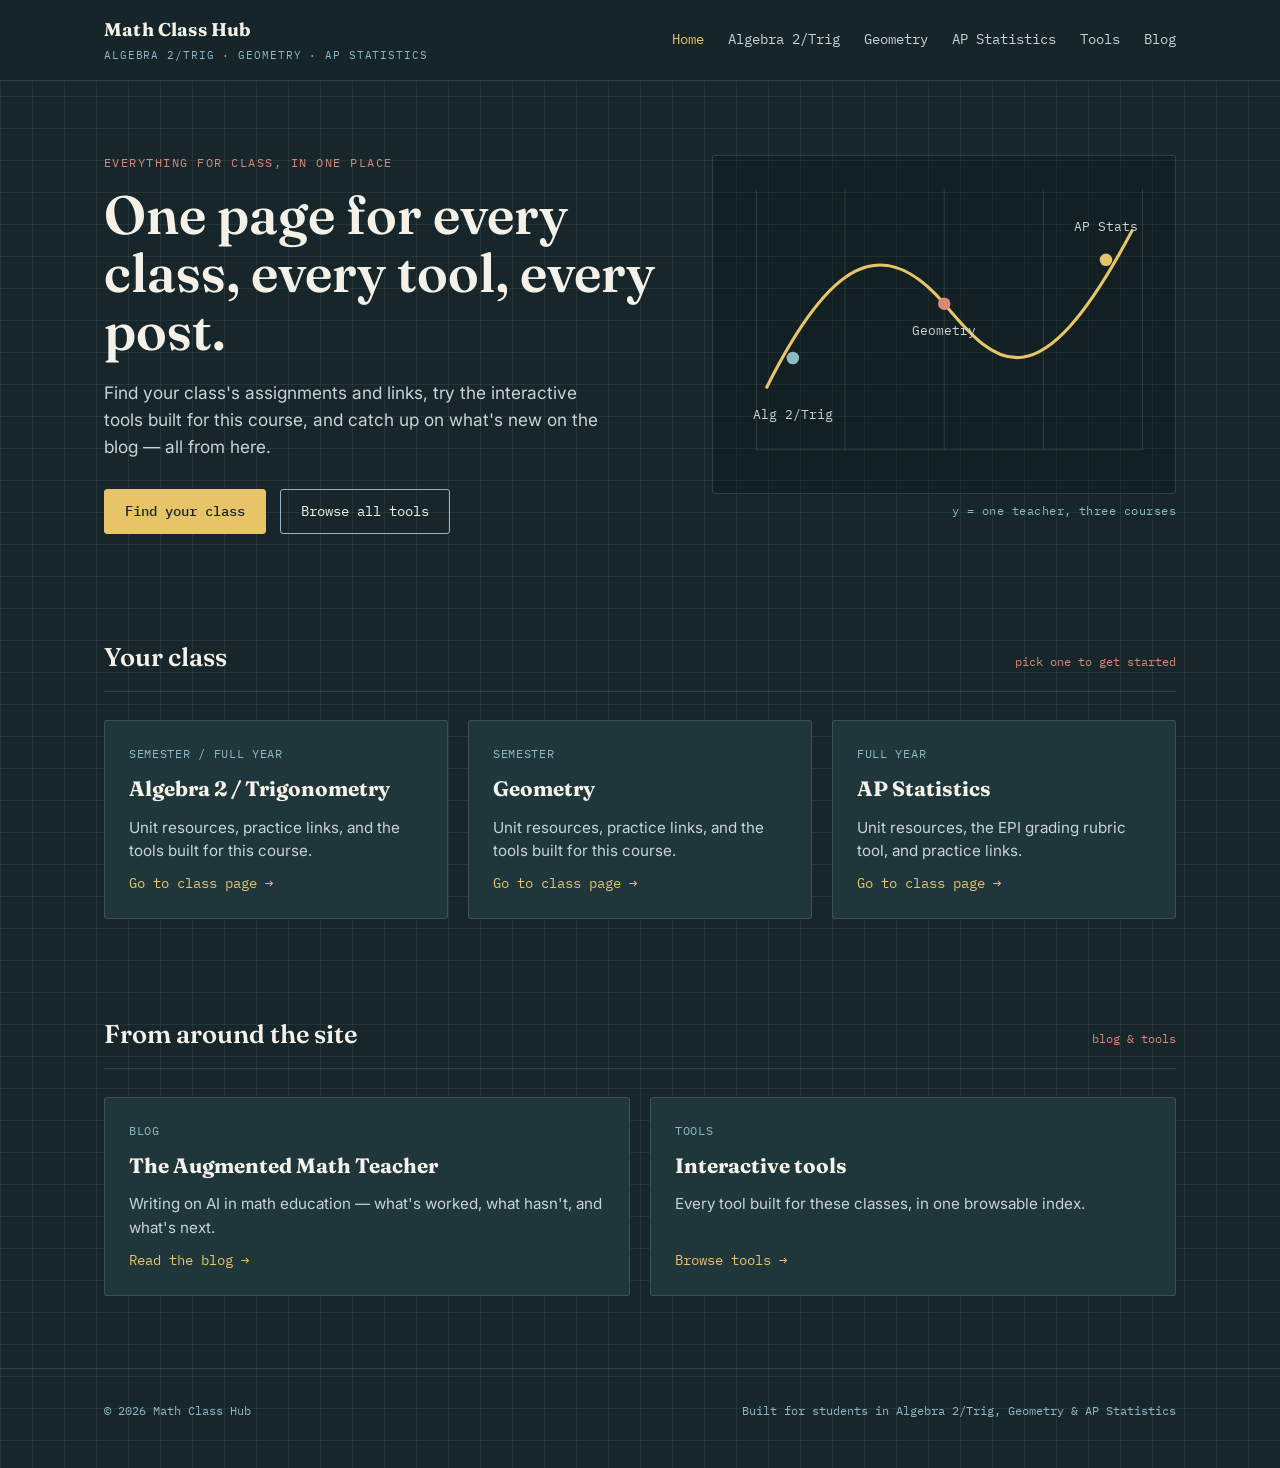
<file: index.html>
<!DOCTYPE html>
<html lang="en">
<head>
<meta charset="UTF-8">
<meta name="viewport" content="width=device-width, initial-scale=1.0">
<title>Math Class Hub</title>
<meta name="description" content="Class resources, blog posts, and interactive tools for Algebra 2/Trig, Geometry, and AP Statistics.">
<link rel="stylesheet" href="styles.css">
</head>
<body>

<nav class="site-nav">
  <div class="wrap">
    <div class="brand">Math Class Hub<small>Algebra 2/Trig &middot; Geometry &middot; AP Statistics</small></div>
    <div class="nav-links">
      <a href="index.html" class="current">Home</a>
      <a href="algebra2-trig.html">Algebra 2/Trig</a>
      <a href="geometry.html">Geometry</a>
      <a href="ap-stats.html">AP Statistics</a>
      <a href="tools.html">Tools</a>
      <a href="blog.html">Blog</a>
    </div>
  </div>
</nav>

<header class="hero">
  <div class="wrap">
    <div>
      <p class="eyebrow">Everything for class, in one place</p>
      <h1>One page for every class, every tool, every post.</h1>
      <p class="lede">Find your class's assignments and links, try the interactive tools built for this course, and catch up on what's new on the blog — all from here.</p>
      <div class="hero-actions">
        <a class="btn primary" href="#classes">Find your class</a>
        <a class="btn" href="tools.html">Browse all tools</a>
      </div>
    </div>
    <div>
      <div class="plot-frame">
        <svg viewBox="0 0 420 300" xmlns="http://www.w3.org/2000/svg" role="img" aria-label="A smooth curve connecting three points, one for each class">
          <!-- grid ticks -->
          <g stroke="#F4F1E8" stroke-opacity="0.12">
            <line x1="30" y1="20" x2="30" y2="270"/>
            <line x1="30" y1="270" x2="400" y2="270"/>
            <line x1="115" y1="20" x2="115" y2="270"/>
            <line x1="210" y1="20" x2="210" y2="270"/>
            <line x1="305" y1="20" x2="305" y2="270"/>
            <line x1="400" y1="20" x2="400" y2="270"/>
          </g>
          <!-- curve -->
          <path d="M 40 210 C 100 90, 150 60, 210 130 C 260 190, 300 230, 390 60"
                fill="none" stroke="#E8C468" stroke-width="3" stroke-linecap="round"/>
          <!-- points -->
          <circle cx="65" cy="182" r="6" fill="#8FB8C4"/>
          <circle cx="210" cy="130" r="6" fill="#D98878"/>
          <circle cx="365" cy="88" r="6" fill="#E8C468"/>
          <!-- labels -->
          <text x="65" y="240" fill="#C9D4D2" font-family="IBM Plex Mono, monospace" font-size="12" text-anchor="middle">Alg 2/Trig</text>
          <text x="210" y="160" fill="#C9D4D2" font-family="IBM Plex Mono, monospace" font-size="12" text-anchor="middle">Geometry</text>
          <text x="365" y="60" fill="#C9D4D2" font-family="IBM Plex Mono, monospace" font-size="12" text-anchor="middle">AP Stats</text>
        </svg>
      </div>
      <p class="plot-caption">y = one teacher, three courses</p>
    </div>
  </div>
</header>

<section id="classes">
  <div class="wrap">
    <div class="section-head">
      <h2>Your class</h2>
      <span class="tag">pick one to get started</span>
    </div>
    <div class="card-grid">
      <div class="card">
        <span class="card-eyebrow">Semester / full year</span>
        <h3>Algebra 2 / Trigonometry</h3>
        <p>Unit resources, practice links, and the tools built for this course.</p>
        <a class="card-link go" href="algebra2-trig.html">Go to class page &rarr;</a>
      </div>
      <div class="card">
        <span class="card-eyebrow">Semester</span>
        <h3>Geometry</h3>
        <p>Unit resources, practice links, and the tools built for this course.</p>
        <a class="card-link go" href="geometry.html">Go to class page &rarr;</a>
      </div>
      <div class="card">
        <span class="card-eyebrow">Full year</span>
        <h3>AP Statistics</h3>
        <p>Unit resources, the EPI grading rubric tool, and practice links.</p>
        <a class="card-link go" href="ap-stats.html">Go to class page &rarr;</a>
      </div>
    </div>
  </div>
</section>

<section>
  <div class="wrap">
    <div class="section-head">
      <h2>From around the site</h2>
      <span class="tag">blog &amp; tools</span>
    </div>
    <div class="card-grid">
      <div class="card">
        <span class="card-eyebrow">Blog</span>
        <h3>The Augmented Math Teacher</h3>
        <p>Writing on AI in math education — what's worked, what hasn't, and what's next.</p>
        <a class="card-link go" href="blog.html">Read the blog &rarr;</a>
      </div>
      <div class="card">
        <span class="card-eyebrow">Tools</span>
        <h3>Interactive tools</h3>
        <p>Every tool built for these classes, in one browsable index.</p>
        <a class="card-link go" href="tools.html">Browse tools &rarr;</a>
      </div>
    </div>
  </div>
</section>

<footer>
  <div class="wrap">
    <span>&copy; 2026 Math Class Hub</span>
    <span>Built for students in Algebra 2/Trig, Geometry &amp; AP Statistics</span>
  </div>
</footer>

</body>
</html>
</file>
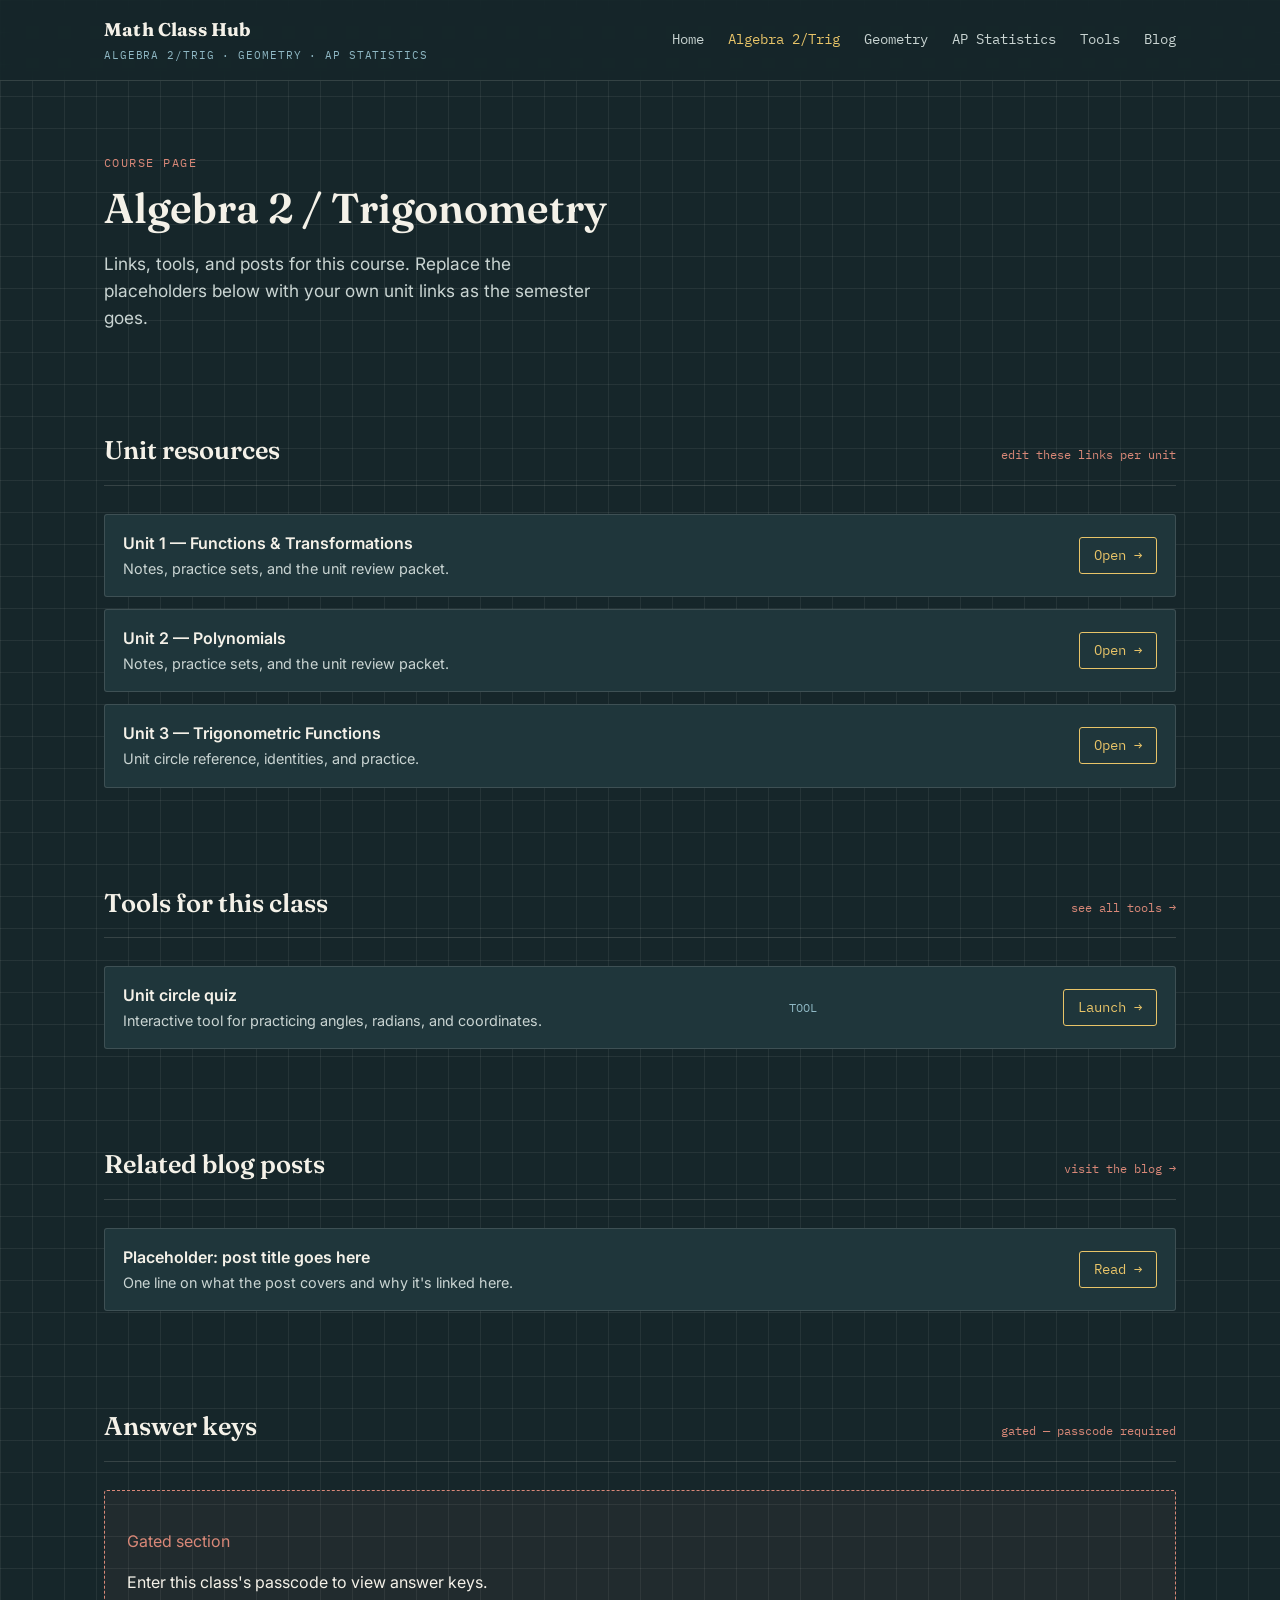
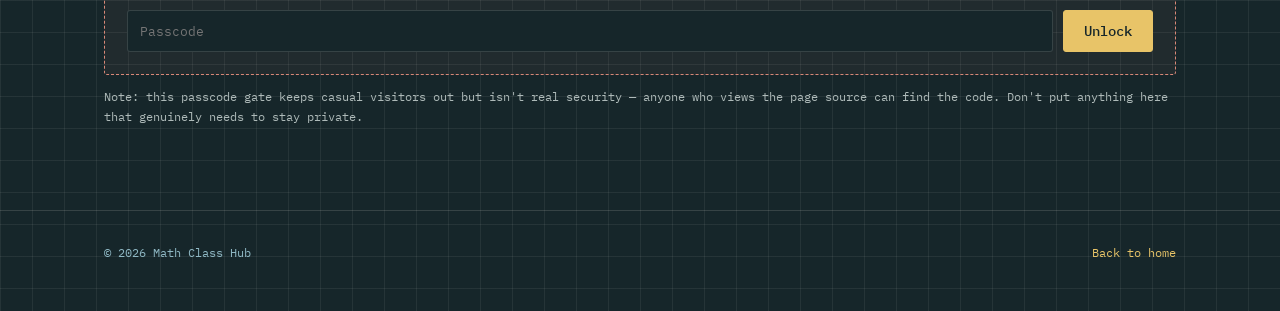
<file: algebra2-trig.html>
<!DOCTYPE html>
<html lang="en">
<head>
<meta charset="UTF-8">
<meta name="viewport" content="width=device-width, initial-scale=1.0">
<title>Algebra 2/Trig &mdash; Math Class Hub</title>
<link rel="stylesheet" href="styles.css">
</head>
<body>

<nav class="site-nav">
  <div class="wrap">
    <div class="brand">Math Class Hub<small>Algebra 2/Trig &middot; Geometry &middot; AP Statistics</small></div>
    <div class="nav-links">
      <a href="index.html">Home</a>
      <a href="algebra2-trig.html" class="current">Algebra 2/Trig</a>
      <a href="geometry.html">Geometry</a>
      <a href="ap-stats.html">AP Statistics</a>
      <a href="tools.html">Tools</a>
      <a href="blog.html">Blog</a>
    </div>
  </div>
</nav>

<header class="hero" style="padding-bottom: 24px;">
  <div class="wrap" style="grid-template-columns: 1fr;">
    <div>
      <p class="eyebrow">Course page</p>
      <h1 style="font-size: clamp(1.8rem, 3.4vw, 2.6rem);">Algebra 2 / Trigonometry</h1>
      <p class="lede">Links, tools, and posts for this course. Replace the placeholders below with your own unit links as the semester goes.</p>
    </div>
  </div>
</header>

<section>
  <div class="wrap">
    <div class="section-head">
      <h2>Unit resources</h2>
      <span class="tag">edit these links per unit</span>
    </div>
    <ul class="link-list">
      <li>
        <div>
          <span class="item-title">Unit 1 &mdash; Functions &amp; Transformations</span>
          <span class="item-desc">Notes, practice sets, and the unit review packet.</span>
        </div>
        <a class="go" href="#">Open &rarr;</a>
      </li>
      <li>
        <div>
          <span class="item-title">Unit 2 &mdash; Polynomials</span>
          <span class="item-desc">Notes, practice sets, and the unit review packet.</span>
        </div>
        <a class="go" href="#">Open &rarr;</a>
      </li>
      <li>
        <div>
          <span class="item-title">Unit 3 &mdash; Trigonometric Functions</span>
          <span class="item-desc">Unit circle reference, identities, and practice.</span>
        </div>
        <a class="go" href="#">Open &rarr;</a>
      </li>
    </ul>
  </div>
</section>

<section>
  <div class="wrap">
    <div class="section-head">
      <h2>Tools for this class</h2>
      <span class="tag"><a href="tools.html" style="color:inherit;">see all tools &rarr;</a></span>
    </div>
    <ul class="link-list">
      <li>
        <div>
          <span class="item-title">Unit circle quiz</span>
          <span class="item-desc">Interactive tool for practicing angles, radians, and coordinates.</span>
        </div>
        <span class="item-meta">TOOL</span>
        <a class="go" href="tools/unit-circle-quiz.html">Launch &rarr;</a>
      </li>
    </ul>
  </div>
</section>

<section>
  <div class="wrap">
    <div class="section-head">
      <h2>Related blog posts</h2>
      <span class="tag"><a href="blog.html" style="color:inherit;">visit the blog &rarr;</a></span>
    </div>
    <ul class="link-list">
      <li>
        <div>
          <span class="item-title">Placeholder: post title goes here</span>
          <span class="item-desc">One line on what the post covers and why it's linked here.</span>
        </div>
        <a class="go" href="#">Read &rarr;</a>
      </li>
    </ul>
  </div>
</section>

<section>
  <div class="wrap">
    <div class="section-head">
      <h2>Answer keys</h2>
      <span class="tag">gated &mdash; passcode required</span>
    </div>
    <div class="gate-box" data-gate="CHANGE-ME">
      <p class="tag">Gated section</p>
      <p>Enter this class's passcode to view answer keys.</p>
      <div class="gate-form">
        <input type="password" placeholder="Passcode" aria-label="Passcode">
        <button class="btn primary" type="button">Unlock</button>
      </div>
      <p class="gate-error">That's not the right passcode. Try again.</p>
      <div class="gate-content" hidden>
        <ul class="link-list">
          <li>
            <div>
              <span class="item-title">Unit 1 review &mdash; answer key</span>
              <span class="item-desc">Full worked solutions.</span>
            </div>
            <a class="go" href="#">Open &rarr;</a>
          </li>
        </ul>
      </div>
    </div>
    <p class="small-note" style="margin-top:12px;">Note: this passcode gate keeps casual visitors out but isn't real security &mdash; anyone who views the page source can find the code. Don't put anything here that genuinely needs to stay private.</p>
  </div>
</section>

<footer>
  <div class="wrap">
    <span>&copy; 2026 Math Class Hub</span>
    <a href="index.html">Back to home</a>
  </div>
</footer>

<script src="gate.js"></script>
</body>
</html>
</file>
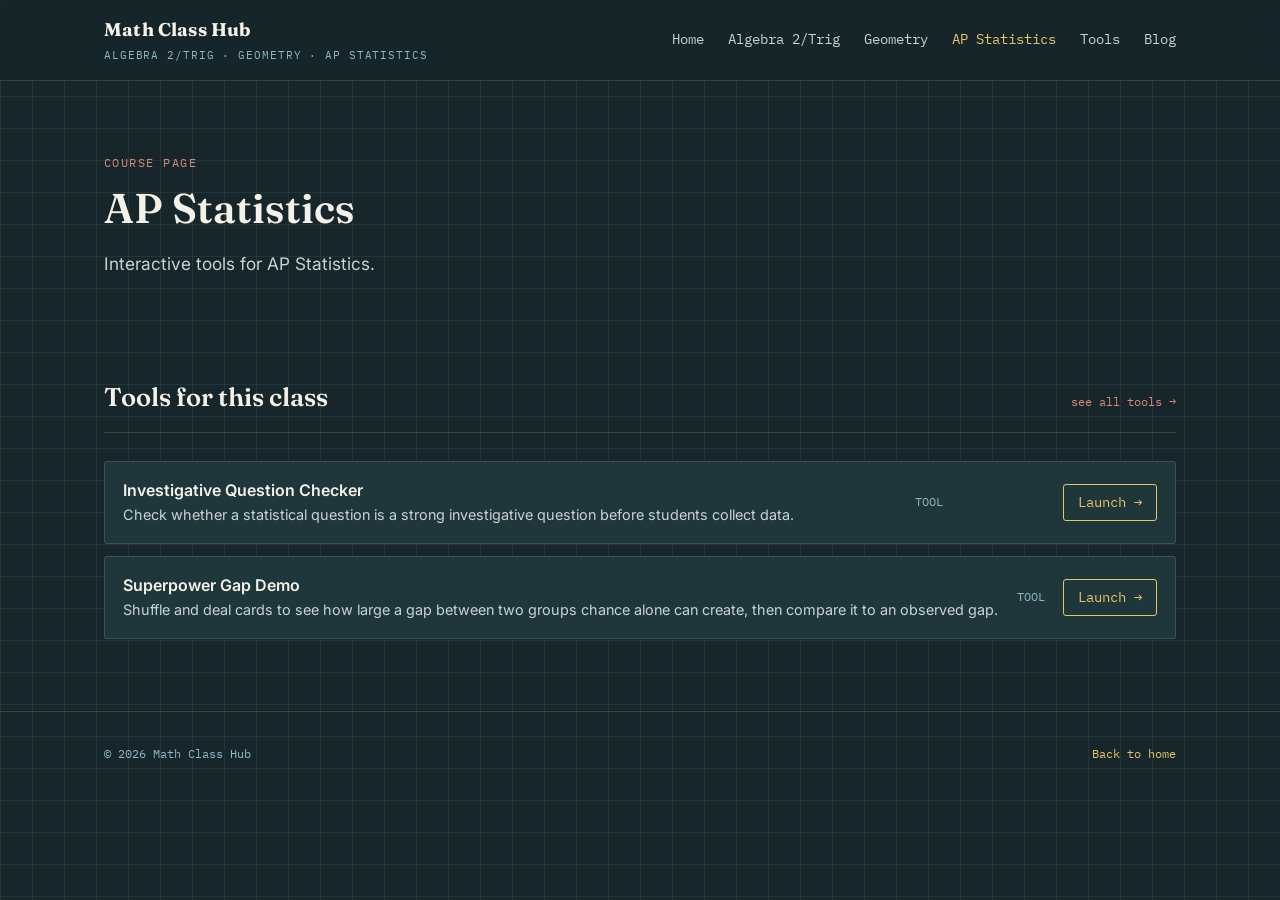
<file: ap-stats.html>
<!DOCTYPE html>
<html lang="en">
<head>
<meta charset="UTF-8">
<meta name="viewport" content="width=device-width, initial-scale=1.0">
<title>AP Statistics &mdash; Math Class Hub</title>
<link rel="stylesheet" href="styles.css">
</head>
<body>

<nav class="site-nav">
  <div class="wrap">
    <div class="brand">Math Class Hub<small>Algebra 2/Trig &middot; Geometry &middot; AP Statistics</small></div>
    <div class="nav-links">
      <a href="index.html">Home</a>
      <a href="algebra2-trig.html">Algebra 2/Trig</a>
      <a href="geometry.html">Geometry</a>
      <a href="ap-stats.html" class="current">AP Statistics</a>
      <a href="tools.html">Tools</a>
      <a href="blog.html">Blog</a>
    </div>
  </div>
</nav>

<header class="hero" style="padding-bottom: 24px;">
  <div class="wrap" style="grid-template-columns: 1fr;">
    <div>
      <p class="eyebrow">Course page</p>
      <h1 style="font-size: clamp(1.8rem, 3.4vw, 2.6rem);">AP Statistics</h1>
      <p class="lede">Interactive tools for AP Statistics.</p>
    </div>
  </div>
</header>

<section>
  <div class="wrap">
    <div class="section-head">
      <h2>Tools for this class</h2>
      <span class="tag"><a href="tools.html" style="color:inherit;">see all tools &rarr;</a></span>
    </div>
    <ul class="link-list">
      <li>
        <div>
          <span class="item-title">Investigative Question Checker</span>
          <span class="item-desc">Check whether a statistical question is a strong investigative question before students collect data.</span>
        </div>
        <span class="item-meta">TOOL</span>
        <a class="go" href="tools/investigative-question-checker.html">Launch &rarr;</a>
      </li>
      <li>
        <div>
          <span class="item-title">Superpower Gap Demo</span>
          <span class="item-desc">Shuffle and deal cards to see how large a gap between two groups chance alone can create, then compare it to an observed gap.</span>
        </div>
        <span class="item-meta">TOOL</span>
        <a class="go" href="tools/superpower-gap-demo.html">Launch &rarr;</a>
      </li>
    </ul>
  </div>
</section>

<footer>
  <div class="wrap">
    <span>&copy; 2026 Math Class Hub</span>
    <a href="index.html">Back to home</a>
  </div>
</footer>

</body>
</html>
</file>
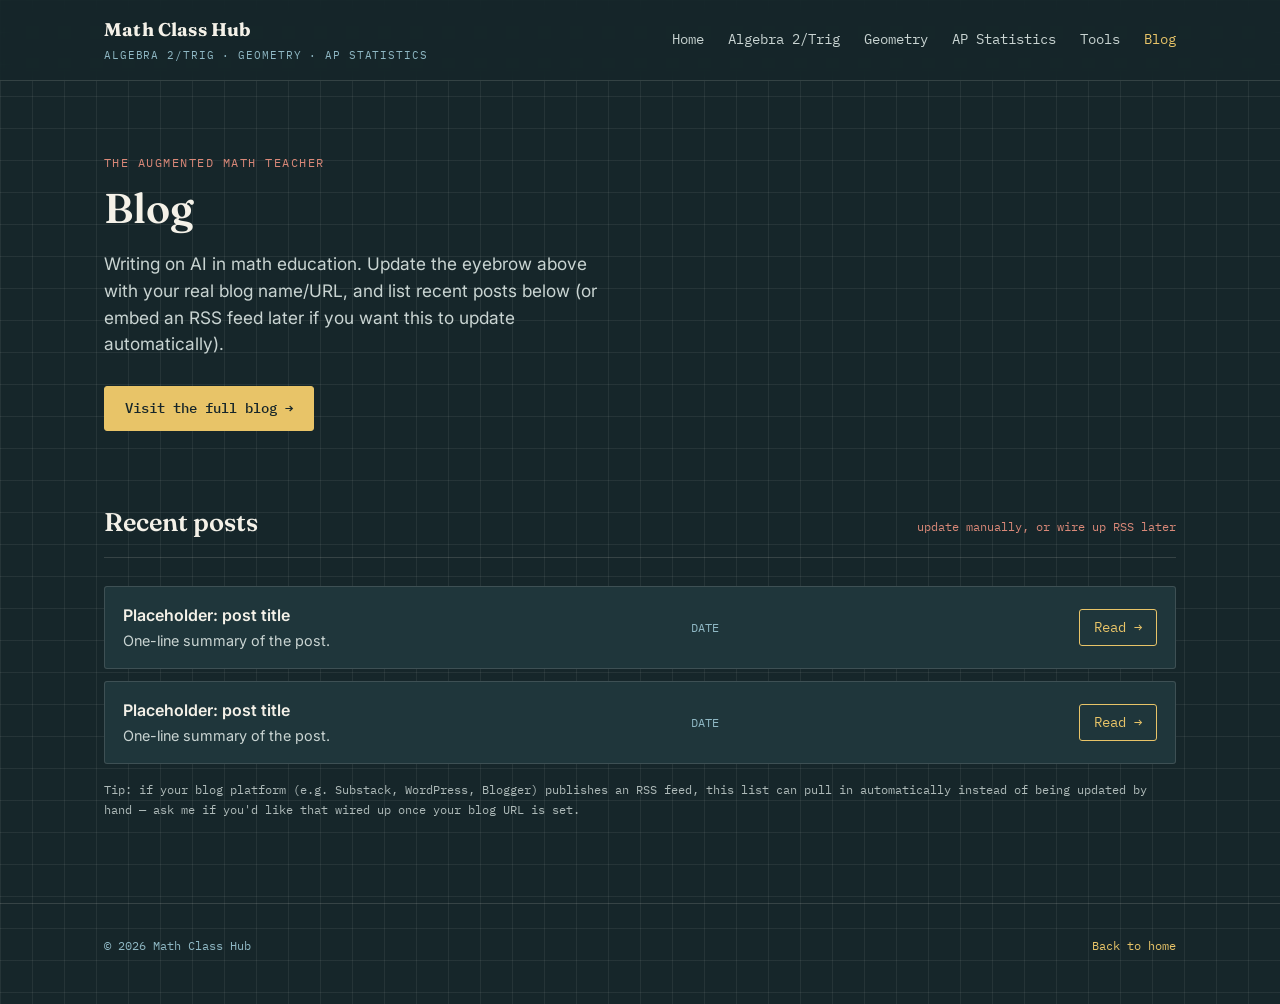
<file: blog.html>
<!DOCTYPE html>
<html lang="en">
<head>
<meta charset="UTF-8">
<meta name="viewport" content="width=device-width, initial-scale=1.0">
<title>Blog &mdash; Math Class Hub</title>
<link rel="stylesheet" href="styles.css">
</head>
<body>

<nav class="site-nav">
  <div class="wrap">
    <div class="brand">Math Class Hub<small>Algebra 2/Trig &middot; Geometry &middot; AP Statistics</small></div>
    <div class="nav-links">
      <a href="index.html">Home</a>
      <a href="algebra2-trig.html">Algebra 2/Trig</a>
      <a href="geometry.html">Geometry</a>
      <a href="ap-stats.html">AP Statistics</a>
      <a href="tools.html">Tools</a>
      <a href="blog.html" class="current">Blog</a>
    </div>
  </div>
</nav>

<header class="hero" style="padding-bottom: 24px;">
  <div class="wrap" style="grid-template-columns: 1fr;">
    <div>
      <p class="eyebrow">The Augmented Math Teacher</p>
      <h1 style="font-size: clamp(1.8rem, 3.4vw, 2.6rem);">Blog</h1>
      <p class="lede">Writing on AI in math education. Update the eyebrow above with your real blog name/URL, and list recent posts below (or embed an RSS feed later if you want this to update automatically).</p>
      <div class="hero-actions">
        <a class="btn primary" href="https://theaugmentedmathteacher.substack.com" target="_blank" rel="noopener">Visit the full blog &rarr;</a>
      </div>
    </div>
  </div>
</header>

<section>
  <div class="wrap">
    <div class="section-head">
      <h2>Recent posts</h2>
      <span class="tag">update manually, or wire up RSS later</span>
    </div>
    <ul class="link-list">
      <li>
        <div>
          <span class="item-title">Placeholder: post title</span>
          <span class="item-desc">One-line summary of the post.</span>
        </div>
        <span class="item-meta">DATE</span>
        <a class="go" href="#" target="_blank" rel="noopener">Read &rarr;</a>
      </li>
      <li>
        <div>
          <span class="item-title">Placeholder: post title</span>
          <span class="item-desc">One-line summary of the post.</span>
        </div>
        <span class="item-meta">DATE</span>
        <a class="go" href="#" target="_blank" rel="noopener">Read &rarr;</a>
      </li>
    </ul>
    <p class="small-note" style="margin-top:16px;">Tip: if your blog platform (e.g. Substack, WordPress, Blogger) publishes an RSS feed, this list can pull in automatically instead of being updated by hand &mdash; ask me if you'd like that wired up once your blog URL is set.</p>
  </div>
</section>

<footer>
  <div class="wrap">
    <span>&copy; 2026 Math Class Hub</span>
    <a href="index.html">Back to home</a>
  </div>
</footer>

</body>
</html>
</file>
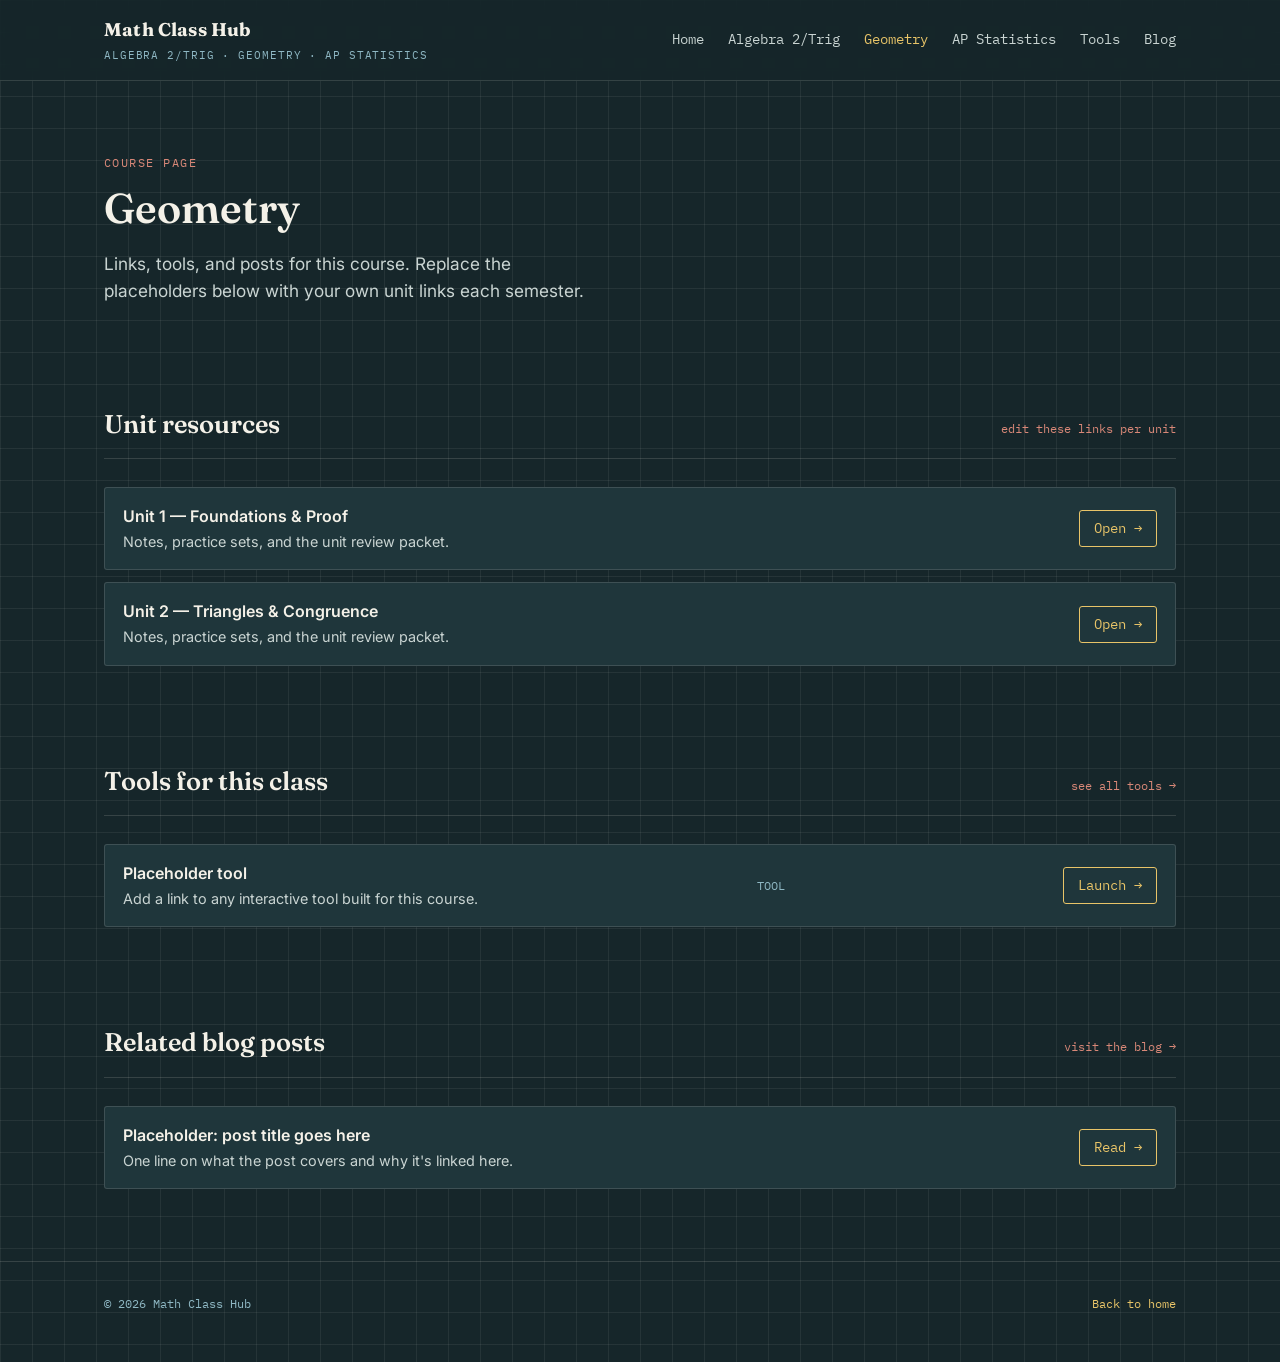
<file: geometry.html>
<!DOCTYPE html>
<html lang="en">
<head>
<meta charset="UTF-8">
<meta name="viewport" content="width=device-width, initial-scale=1.0">
<title>Geometry &mdash; Math Class Hub</title>
<link rel="stylesheet" href="styles.css">
</head>
<body>

<nav class="site-nav">
  <div class="wrap">
    <div class="brand">Math Class Hub<small>Algebra 2/Trig &middot; Geometry &middot; AP Statistics</small></div>
    <div class="nav-links">
      <a href="index.html">Home</a>
      <a href="algebra2-trig.html">Algebra 2/Trig</a>
      <a href="geometry.html" class="current">Geometry</a>
      <a href="ap-stats.html">AP Statistics</a>
      <a href="tools.html">Tools</a>
      <a href="blog.html">Blog</a>
    </div>
  </div>
</nav>

<header class="hero" style="padding-bottom: 24px;">
  <div class="wrap" style="grid-template-columns: 1fr;">
    <div>
      <p class="eyebrow">Course page</p>
      <h1 style="font-size: clamp(1.8rem, 3.4vw, 2.6rem);">Geometry</h1>
      <p class="lede">Links, tools, and posts for this course. Replace the placeholders below with your own unit links each semester.</p>
    </div>
  </div>
</header>

<section>
  <div class="wrap">
    <div class="section-head">
      <h2>Unit resources</h2>
      <span class="tag">edit these links per unit</span>
    </div>
    <ul class="link-list">
      <li>
        <div>
          <span class="item-title">Unit 1 &mdash; Foundations &amp; Proof</span>
          <span class="item-desc">Notes, practice sets, and the unit review packet.</span>
        </div>
        <a class="go" href="#">Open &rarr;</a>
      </li>
      <li>
        <div>
          <span class="item-title">Unit 2 &mdash; Triangles &amp; Congruence</span>
          <span class="item-desc">Notes, practice sets, and the unit review packet.</span>
        </div>
        <a class="go" href="#">Open &rarr;</a>
      </li>
    </ul>
  </div>
</section>

<section>
  <div class="wrap">
    <div class="section-head">
      <h2>Tools for this class</h2>
      <span class="tag"><a href="tools.html" style="color:inherit;">see all tools &rarr;</a></span>
    </div>
    <ul class="link-list">
      <li>
        <div>
          <span class="item-title">Placeholder tool</span>
          <span class="item-desc">Add a link to any interactive tool built for this course.</span>
        </div>
        <span class="item-meta">TOOL</span>
        <a class="go" href="#">Launch &rarr;</a>
      </li>
    </ul>
  </div>
</section>

<section>
  <div class="wrap">
    <div class="section-head">
      <h2>Related blog posts</h2>
      <span class="tag"><a href="blog.html" style="color:inherit;">visit the blog &rarr;</a></span>
    </div>
    <ul class="link-list">
      <li>
        <div>
          <span class="item-title">Placeholder: post title goes here</span>
          <span class="item-desc">One line on what the post covers and why it's linked here.</span>
        </div>
        <a class="go" href="#">Read &rarr;</a>
      </li>
    </ul>
  </div>
</section>

<footer>
  <div class="wrap">
    <span>&copy; 2026 Math Class Hub</span>
    <a href="index.html">Back to home</a>
  </div>
</footer>

</body>
</html>
</file>
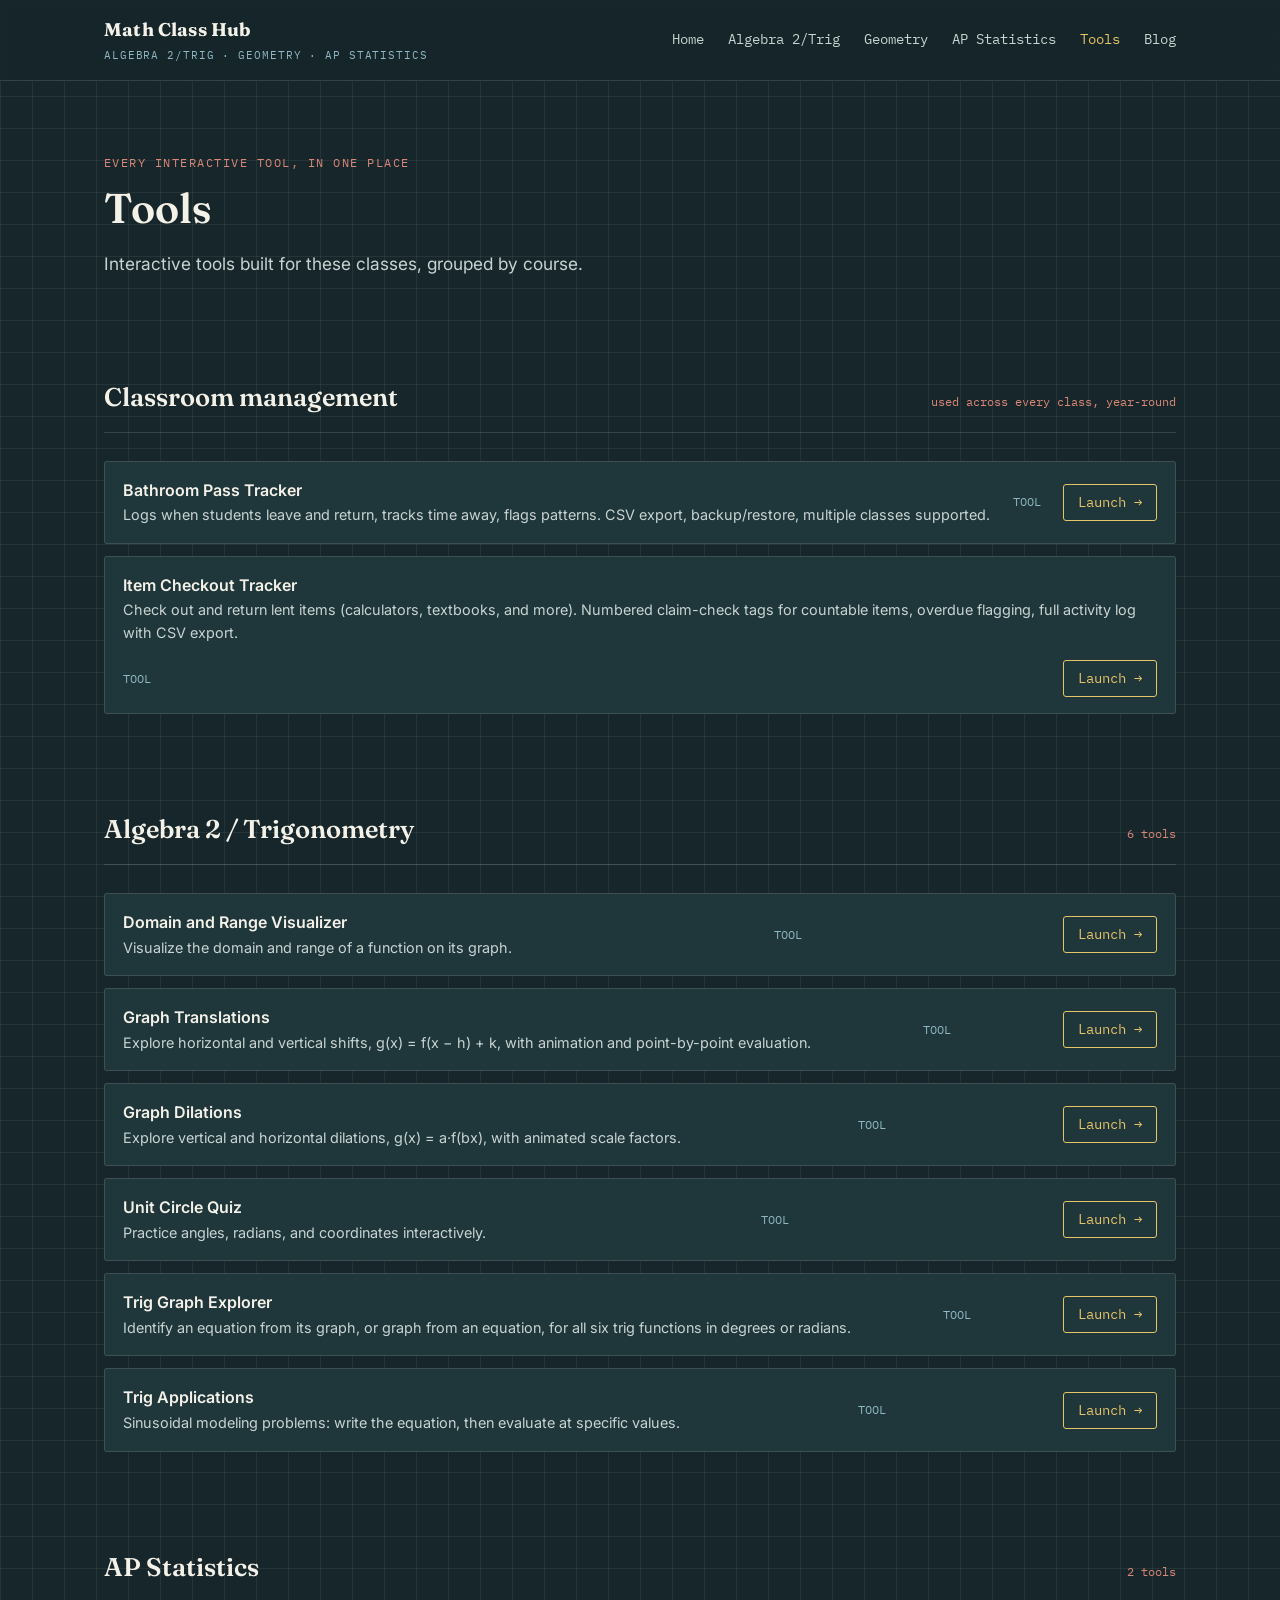
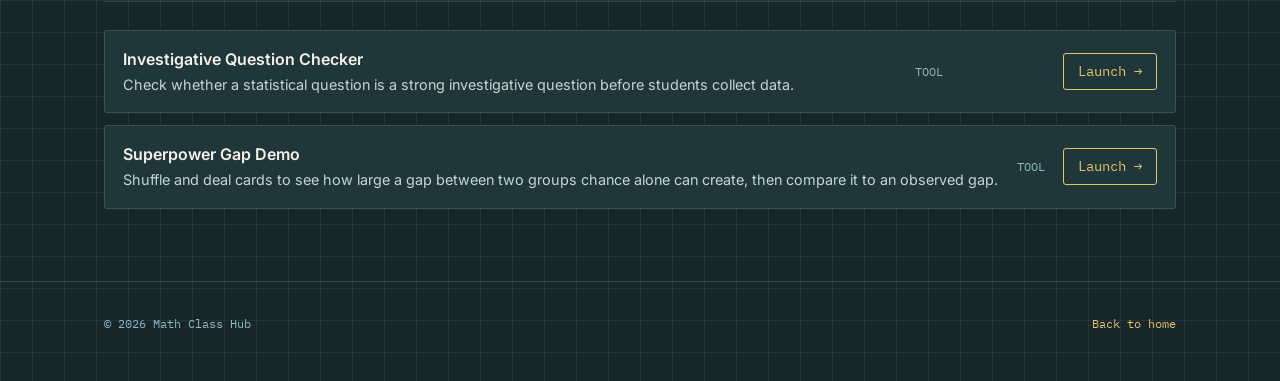
<file: tools.html>
<!DOCTYPE html>
<html lang="en">
<head>
<meta charset="UTF-8">
<meta name="viewport" content="width=device-width, initial-scale=1.0">
<title>Tools &mdash; Math Class Hub</title>
<link rel="stylesheet" href="styles.css">
</head>
<body>

<nav class="site-nav">
  <div class="wrap">
    <div class="brand">Math Class Hub<small>Algebra 2/Trig &middot; Geometry &middot; AP Statistics</small></div>
    <div class="nav-links">
      <a href="index.html">Home</a>
      <a href="algebra2-trig.html">Algebra 2/Trig</a>
      <a href="geometry.html">Geometry</a>
      <a href="ap-stats.html">AP Statistics</a>
      <a href="tools.html" class="current">Tools</a>
      <a href="blog.html">Blog</a>
    </div>
  </div>
</nav>

<header class="hero" style="padding-bottom: 24px;">
  <div class="wrap" style="grid-template-columns: 1fr;">
    <div>
      <p class="eyebrow">Every interactive tool, in one place</p>
      <h1 style="font-size: clamp(1.8rem, 3.4vw, 2.6rem);">Tools</h1>
      <p class="lede">Interactive tools built for these classes, grouped by course.</p>
    </div>
  </div>
</header>

<section>
  <div class="wrap">
    <div class="section-head">
      <h2>Classroom management</h2>
      <span class="tag">used across every class, year-round</span>
    </div>
    <ul class="link-list">
      <li>
        <div>
          <span class="item-title">Bathroom Pass Tracker</span>
          <span class="item-desc">Logs when students leave and return, tracks time away, flags patterns. CSV export, backup/restore, multiple classes supported.</span>
        </div>
        <span class="item-meta">TOOL</span>
        <a class="go" href="tools/bathroom-tracker.html">Launch &rarr;</a>
      </li>
      <li>
        <div>
          <span class="item-title">Item Checkout Tracker</span>
          <span class="item-desc">Check out and return lent items (calculators, textbooks, and more). Numbered claim-check tags for countable items, overdue flagging, full activity log with CSV export.</span>
        </div>
        <span class="item-meta">TOOL</span>
        <a class="go" href="tools/item-tracker.html">Launch &rarr;</a>
      </li>
    </ul>
  </div>
</section>

<section>
  <div class="wrap">
    <div class="section-head">
      <h2>Algebra 2 / Trigonometry</h2>
      <span class="tag">6 tools</span>
    </div>
    <ul class="link-list">
      <li>
        <div>
          <span class="item-title">Domain and Range Visualizer</span>
          <span class="item-desc">Visualize the domain and range of a function on its graph.</span>
        </div>
        <span class="item-meta">TOOL</span>
        <a class="go" href="tools/domain-range-visualizer.html">Launch &rarr;</a>
      </li>
      <li>
        <div>
          <span class="item-title">Graph Translations</span>
          <span class="item-desc">Explore horizontal and vertical shifts, g(x) = f(x &minus; h) + k, with animation and point-by-point evaluation.</span>
        </div>
        <span class="item-meta">TOOL</span>
        <a class="go" href="tools/graph-translations.html">Launch &rarr;</a>
      </li>
      <li>
        <div>
          <span class="item-title">Graph Dilations</span>
          <span class="item-desc">Explore vertical and horizontal dilations, g(x) = a&middot;f(bx), with animated scale factors.</span>
        </div>
        <span class="item-meta">TOOL</span>
        <a class="go" href="tools/graph-dilations.html">Launch &rarr;</a>
      </li>
      <li>
        <div>
          <span class="item-title">Unit Circle Quiz</span>
          <span class="item-desc">Practice angles, radians, and coordinates interactively.</span>
        </div>
        <span class="item-meta">TOOL</span>
        <a class="go" href="tools/unit-circle-quiz.html">Launch &rarr;</a>
      </li>
      <li>
        <div>
          <span class="item-title">Trig Graph Explorer</span>
          <span class="item-desc">Identify an equation from its graph, or graph from an equation, for all six trig functions in degrees or radians.</span>
        </div>
        <span class="item-meta">TOOL</span>
        <a class="go" href="tools/trig-graph-explorer.html">Launch &rarr;</a>
      </li>
      <li>
        <div>
          <span class="item-title">Trig Applications</span>
          <span class="item-desc">Sinusoidal modeling problems: write the equation, then evaluate at specific values.</span>
        </div>
        <span class="item-meta">TOOL</span>
        <a class="go" href="tools/trig-applications.html">Launch &rarr;</a>
      </li>
    </ul>
  </div>
</section>

<section>
  <div class="wrap">
    <div class="section-head">
      <h2>AP Statistics</h2>
      <span class="tag">2 tools</span>
    </div>
    <ul class="link-list">
      <li>
        <div>
          <span class="item-title">Investigative Question Checker</span>
          <span class="item-desc">Check whether a statistical question is a strong investigative question before students collect data.</span>
        </div>
        <span class="item-meta">TOOL</span>
        <a class="go" href="tools/investigative-question-checker.html">Launch &rarr;</a>
      </li>
      <li>
        <div>
          <span class="item-title">Superpower Gap Demo</span>
          <span class="item-desc">Shuffle and deal cards to see how large a gap between two groups chance alone can create, then compare it to an observed gap.</span>
        </div>
        <span class="item-meta">TOOL</span>
        <a class="go" href="tools/superpower-gap-demo.html">Launch &rarr;</a>
      </li>
    </ul>
  </div>
</section>

<footer>
  <div class="wrap">
    <span>&copy; 2026 Math Class Hub</span>
    <a href="index.html">Back to home</a>
  </div>
</footer>

</body>
</html>
</file>
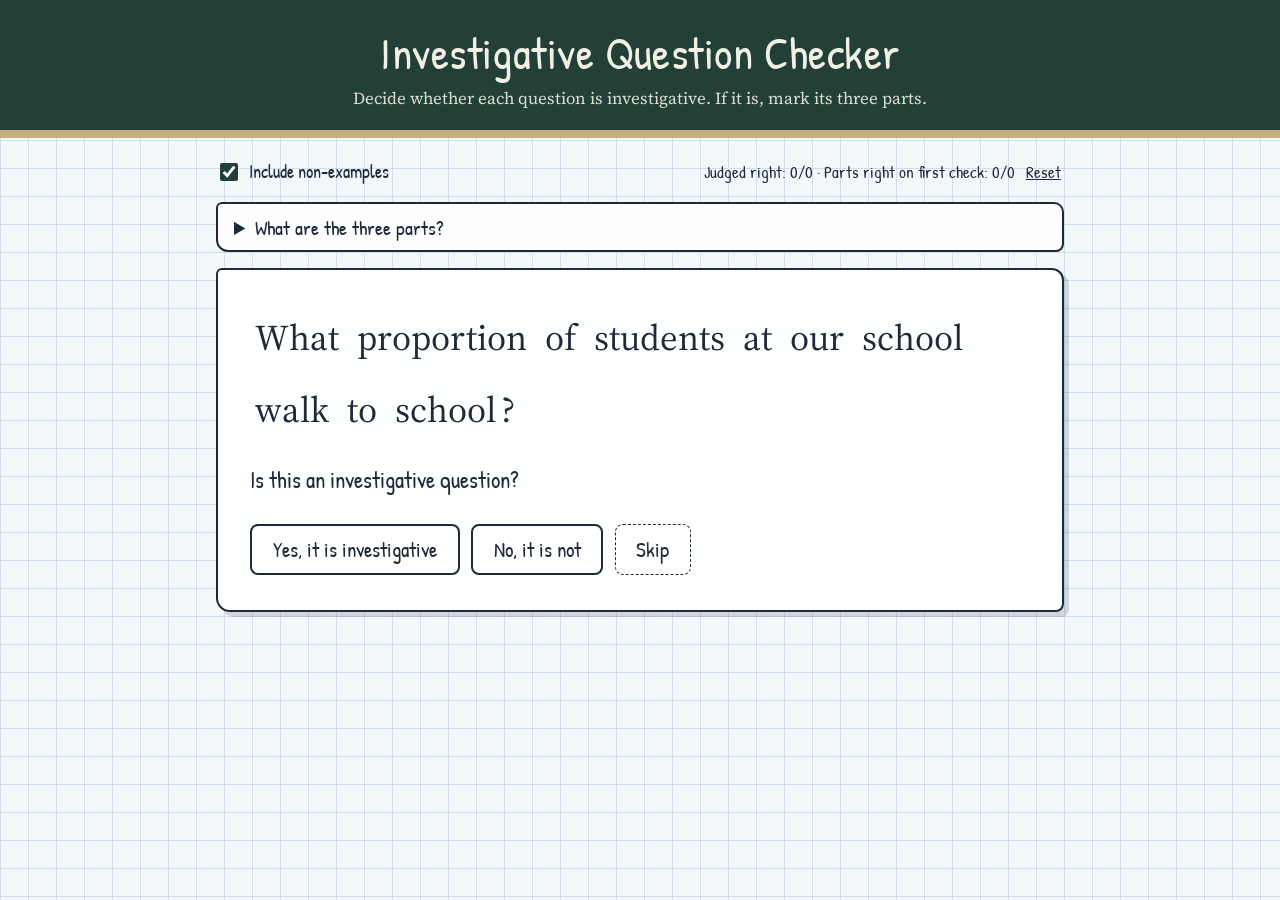
<file: tools/investigative-question-checker.html>
<!doctype html>
<html lang="en">
<head>
<meta charset="utf-8">
<meta name="viewport" content="width=device-width, initial-scale=1">
<title>Investigative Question Checker</title>
<link rel="preconnect" href="https://fonts.googleapis.com">
<link rel="preconnect" href="https://fonts.gstatic.com" crossorigin>
<link href="https://fonts.googleapis.com/css2?family=Patrick+Hand&family=Source+Serif+4:opsz,wght@8..60,400;8..60,600&display=swap" rel="stylesheet">
<style>
  :root{
    --board:#234038;
    --chalk:#f1f0e6;
    --tray:#c4ae82;
    --paper:#f3f8fb;
    --grid:#cfe0ec;
    --ink:#1e2a38;
    --good:#1f7a46;
    --bad:#b8321f;
    --hg:#ffe27a;   /* group */
    --hv:#9bd8f5;   /* variable */
    --hp:#ffb3cd;   /* parameter */
    --hand:'Patrick Hand','Segoe Print','Comic Sans MS',cursive;
    --serif:'Source Serif 4',Georgia,'Times New Roman',serif;
  }
  *{box-sizing:border-box}
  html{font-size:100%}
  body{
    margin:0;
    color:var(--ink);
    font-family:var(--serif);
    background-color:var(--paper);
    background-image:
      linear-gradient(var(--grid) 1px,transparent 1px),
      linear-gradient(90deg,var(--grid) 1px,transparent 1px);
    background-size:28px 28px;
    min-height:100vh;
  }
  header.board{
    background:var(--board);
    color:var(--chalk);
    padding:1.4rem 1.25rem 1.2rem;
    border-bottom:8px solid var(--tray);
    text-align:center;
  }
  header.board h1{
    font-family:var(--hand);
    font-weight:400;
    font-size:clamp(1.9rem,4.5vw,2.8rem);
    margin:0 0 .25rem;
    letter-spacing:.01em;
  }
  header.board p{margin:0;font-size:1.05rem;opacity:.9}
  main{max-width:880px;margin:0 auto;padding:1.25rem 1rem 3rem}

  .bar{display:flex;flex-wrap:wrap;gap:.75rem 1.25rem;align-items:center;justify-content:space-between;margin-bottom:1rem;font-family:var(--hand);font-size:1.15rem}
  .bar label{display:inline-flex;align-items:center;gap:.45rem;cursor:pointer}
  .bar input{width:1.15rem;height:1.15rem;accent-color:var(--board)}
  #score{font-size:1.05rem}
  #score button{font:inherit;background:none;border:0;color:inherit;text-decoration:underline;cursor:pointer;margin-left:.5rem;padding:.2rem}

  details.guide{
    background:rgba(255,255,255,.9);
    border:2px solid var(--ink);
    border-radius:6px 10px 8px 12px;
    padding:.6rem 1rem;
    margin-bottom:1rem;
  }
  details.guide summary{font-family:var(--hand);font-size:1.25rem;cursor:pointer}
  details.guide .inner{padding:.5rem 0 .4rem;line-height:1.55}
  details.guide ul{margin:.4rem 0 .8rem;padding-left:1.2rem}
  .def{display:grid;grid-template-columns:auto 1fr;gap:.35rem .8rem;align-items:baseline;margin:.6rem 0}
  .example{font-size:1.15rem;margin:.8rem 0 .2rem;padding:.7rem .9rem;background:#fff;border:1.5px dashed var(--ink);border-radius:6px;line-height:2}

  .card{
    background:rgba(255,255,255,.95);
    border:2px solid var(--ink);
    border-radius:6px 12px 8px 14px;
    box-shadow:5px 5px 0 rgba(30,42,56,.16);
    padding:clamp(1.1rem,3vw,2rem);
  }
  .qtext{
    font-size:clamp(1.45rem,3.6vw,2.25rem);
    line-height:2;
    font-weight:400;
    margin:0 0 1.1rem;
    max-width:36em;
  }
  .prompt{font-family:var(--hand);font-size:1.45rem;margin:0 0 .8rem}
  .row{display:flex;flex-wrap:wrap;gap:.7rem;margin:.4rem 0 .2rem}

  button.btn{
    font-family:var(--hand);font-size:1.3rem;
    padding:.6rem 1.3rem;min-height:3rem;
    border:2px solid var(--ink);border-radius:8px;
    background:#fff;color:var(--ink);cursor:pointer;
  }
  button.btn:hover{background:var(--ink);color:#fff}
  button.btn.primary{background:var(--ink);color:#fff}
  button.btn.primary:hover{background:var(--board)}
  button.btn.quiet{border-style:dashed;border-width:1.5px}
  button:focus-visible,summary:focus-visible,input:focus-visible{outline:3px solid #2a6fdb;outline-offset:2px}

  /* words in the question */
  .w{font:inherit;color:inherit;background:none;border:0;margin:0;padding:.05em .14em;border-radius:.25em;cursor:inherit}
  button.w{cursor:pointer;-webkit-tap-highlight-color:transparent}
  button.w:hover{background:rgba(30,42,56,.1)}
  .t-g{background:var(--hg);text-decoration:underline solid var(--ink) 2px;text-underline-offset:.2em}
  .t-v{background:var(--hv);text-decoration:underline dashed var(--ink) 2px;text-underline-offset:.2em}
  .t-p{background:var(--hp);text-decoration:underline wavy var(--ink) 1.5px;text-underline-offset:.2em}
  button.w.t-g:hover,button.w.t-v:hover,button.w.t-p:hover{filter:brightness(.95)}
  .w.ok{outline:2.5px solid var(--good)}
  .w.bad{outline:2.5px solid var(--bad)}

  /* highlighter picker */
  .pens{display:flex;flex-wrap:wrap;gap:.6rem;margin:0 0 1rem}
  button.pen{
    display:flex;flex-direction:column;align-items:flex-start;gap:.15rem;
    text-align:left;
    padding:.5rem .85rem;min-height:3.2rem;
    border:2px solid var(--ink);border-radius:8px;background:#fff;color:var(--ink);cursor:pointer;
    font-family:var(--serif);font-size:.95rem;
  }
  button.pen[aria-pressed="true"]{box-shadow:inset 0 0 0 3px var(--ink);background:#f7f7f2}
  button.pen .chip{font-size:1.2rem}
  .chip{font-family:var(--hand);padding:.05em .5em;border-radius:.3em;display:inline-block}

  .banner{
    border-left:6px solid var(--ink);
    background:#f7f7f2;
    padding:.7rem 1rem;margin:.9rem 0;
    font-size:1.1rem;line-height:1.5;
  }
  .banner.ok{border-color:var(--good)}
  .banner.bad{border-color:var(--bad)}
  .banner strong{font-weight:600}
  .results{list-style:none;margin:.6rem 0 1rem;padding:0;font-size:1.05rem}
  .results li{display:flex;gap:.7rem;align-items:baseline;margin:.35rem 0;line-height:1.45}
  .results .mark{font-family:var(--hand);font-size:1.3rem;min-width:1.4rem}
  .results .ok-t{color:var(--good)}
  .results .bad-t{color:var(--bad)}
  .key{display:grid;grid-template-columns:auto 1fr;gap:.4rem .8rem;align-items:baseline;margin:.6rem 0 1rem;font-size:1.1rem;line-height:1.45}
  .fix{margin-top:.5rem}
  .flaw{font-family:var(--hand);font-size:1.2rem}

  @media (max-width:520px){
    button.btn{flex:1 1 auto}
    .def,.key{grid-template-columns:1fr}
  }
  @media (prefers-reduced-motion:reduce){*{transition:none!important;animation:none!important}}
</style>
</head>
<body>
<header class="board">
  <h1>Investigative Question Checker</h1>
  <p>Decide whether each question is investigative. If it is, mark its three parts.</p>
</header>

<main>
  <div class="bar">
    <label><input type="checkbox" id="inclNon" checked> Include non-examples</label>
    <div id="score" aria-live="polite"></div>
  </div>

  <details class="guide">
    <summary>What are the three parts?</summary>
    <div class="inner" id="guide"></div>
  </details>

  <section class="card" aria-live="polite">
    <p class="qtext" id="qtext"></p>
    <p class="prompt" id="prompt"></p>
    <div class="pens" id="pens" role="group" aria-label="Highlighters" hidden></div>
    <div class="row" id="actions"></div>
    <div id="feedback"></div>
  </section>
</main>

<script>
/* ============================================================
   EDIT HERE: component names and descriptions
   ============================================================ */
const COMPONENTS = {
  g: { name: 'Group',     blurb: 'who or what the question is about',
       long: 'The individuals or objects the question is about.' },
  v: { name: 'Variable',  blurb: 'what is measured on each one',
       long: 'The characteristic recorded for each individual in the group.' },
  p: { name: 'Parameter', blurb: 'the summary or comparison asked for',
       long: 'The summary (mean, median, proportion…) or relationship the question asks about.' }
};

/* ============================================================
   EDIT HERE: the question bank

   Good questions use markup to label the parts:
     [g:...] group     [v:...] variable     [p:...] parameter
   Add a ? after the letter, like [p?:positive], for words that are
   allowed but not required. The words "the", "a", "an" are never graded.

   Non-examples have ok:false, a flaw label, a reason, and a better version.
   ============================================================ */
const QUESTIONS = [
  // ---- Investigative questions ----
  { ok:true, m:`What is the [p:mean] [v:number of hours of sleep per night] for [g:students at our school]?` },
  { ok:true, m:`What [p:proportion] of [g:AP Statistics students at our school] [v:prefer to study with music playing]?` },
  { ok:true, m:`Is the [p:mean] [v:commute time to school] longer for [g:seniors at our school] than for [g:sophomores at our school]?` },
  { ok:true, m:`Is the [p:median] [v:GPA] higher for [g:athletes at our school] than for [g:non-athletes at our school]?` },
  { ok:true, m:`Is there a [p?:positive] [p:relationship] between [v:height] and [v:arm span] for [g:students in our class]?` },
  { ok:true, m:`What is the [p:mean] [v:asking price] of [g:used cars listed for sale in Albuquerque this week]?` },
  { ok:true, m:`What [p:percentage] of [g:students at our school] [v:own a smartphone]?` },
  { ok:true, m:`What is the [p:median] [v:resting heart rate] of [g:high school athletes in New Mexico]?` },
  { ok:true, m:`What is the [p:mean] [v:amount of screen time per day] for [g:teenagers in the United States]?` },
  { ok:true, m:`Is the [p:mean] [v:time to solve a puzzle] shorter for [g:students who listen to music] than for [g:students who work in silence]?` },
  { ok:true, m:`Is the [p:mean] [v:battery life] longer for [g:Brand A phones] than for [g:Brand B phones]?` },
  { ok:true, m:`What is the [p:mean] [v:wait time] for [g:customers at a local fast-food drive-thru]?` },
  { ok:true, m:`Is there a [p:relationship] between [v:hours studied] and [v:exam score] for [g:AP Statistics students at our school]?` },
  { ok:true, m:`What [p:proportion] of [g:students at our school] [v:walk to school]?` },
  { ok:true, m:`What is the [p:mean] [v:grams of sugar per serving] in [g:breakfast cereals sold in U.S. grocery stores]?` },
  { ok:true, m:`What is the [p:mean] [v:number of pets] for [g:households in Albuquerque]?` },
  { ok:true, m:`What is the [p:mean] [v:age] of [g:cars in our school parking lot]?` },
  { ok:true, m:`What is the [p:median] [v:monthly rent] for [g:one-bedroom apartments in Albuquerque]?` },

  // ---- Non-examples ----
  { ok:false, m:`How many students are enrolled at our school?`,
    flaw:'No variability',
    why:'This has one factual answer. There is no variability to investigate and no data to summarize.',
    fix:'What is the mean class size at our school?' },
  { ok:false, m:`Is pepperoni the best pizza topping?`,
    flaw:'Not measurable',
    why:'“Best” is an opinion. There is no measurable variable and no group.',
    fix:'What proportion of students at our school name pepperoni as their favorite pizza topping?' },
  { ok:false, m:`Did Maria eat breakfast this morning?`,
    flaw:'Single individual',
    why:'It asks about one person, so there is no group and no variability to summarize.',
    fix:'What proportion of students at our school ate breakfast this morning?' },
  { ok:false, m:`What is the average number of text messages sent per day?`,
    flaw:'No group',
    why:'Average for whom? The question never says which group it is about.',
    fix:'What is the mean number of text messages sent per day by teenagers in the United States?' },
  { ok:false, m:`How do students at our school feel about the dress code?`,
    flaw:'No summary measure',
    why:'“Feel” is not a clearly defined variable, and the question does not say what summary to compute.',
    fix:'What proportion of students at our school support the current dress code?' },
  { ok:false, m:`Are students at our school healthy?`,
    flaw:'Not measurable',
    why:'“Healthy” is not one measurable variable, and there is no summary measure.',
    fix:'What is the median resting heart rate of students at our school?' },
  { ok:false, m:`Why do some students sleep more than others?`,
    flaw:'Asks why',
    why:'It asks for causes. An investigative question asks what data show about a group, not why.',
    fix:'Is there a relationship between hours of homework and hours of sleep for students at our school?' },
  { ok:false, m:`What is the mean of 4, 7, 9, 12, and 15?`,
    flaw:'No group',
    why:'This is a calculation. There is no group and no variable being measured.',
    fix:'What is the mean number of siblings for students in our class?' },
  { ok:false, m:`Will it snow in Albuquerque tomorrow?`,
    flaw:'Single event',
    why:'It asks about one future event, not about variability across a group.',
    fix:'What proportion of January days in Albuquerque have measurable snowfall?' },
  { ok:false, m:`Is Algebra 2 harder than Statistics?`,
    flaw:'Not measurable',
    why:'“Harder” is not measurable, and no group is specified.',
    fix:'Is the mean weekly homework time greater for Algebra 2 than for Statistics among students at our school?' },
  { ok:false, m:`What is the typical student at our school like?`,
    flaw:'No variable',
    why:'“Like” could mean anything. The question does not name one characteristic to measure.',
    fix:'What is the median number of hours of sleep per night for students at our school?' },
  { ok:false, m:`Do students at our school own smartphones?`,
    flaw:'No summary measure',
    why:'As written, this is a yes/no question about each student. It does not ask for a proportion or any other summary.',
    fix:'What proportion of students at our school own a smartphone?' }
];

/* ============================================================
   Everything below is the engine
   ============================================================ */
const $ = s => document.querySelector(s);
const STOP = new Set(['the','a','an']);
const ORDER = ['g','v','p'];

function el(tag, attrs, ...kids){
  const e = document.createElement(tag);
  for (const [k,v] of Object.entries(attrs || {})) {
    if (k === 'class') e.className = v;
    else e.setAttribute(k, v);
  }
  kids.forEach(k => e.append(k));
  return e;
}
function chip(c){
  return el('span', { class:'chip t-' + c }, COMPONENTS[c].name);
}

function parse(m){
  const parts = [], spans = [];
  let wi = 0;
  const push = (text, tag, opt) => {
    if (tag && !opt) spans.push({ tag, text: text.trim() });
    text.split(/(\s+)/).forEach(s => {
      if (!s) return;
      if (/^\s+$/.test(s)) parts.push({ kind:'space', text:s });
      else if (/^[^\p{L}\p{N}]+$/u.test(s)) parts.push({ kind:'punct', text:s });
      else parts.push({
        kind:'word', text:s, tag, opt:!!opt, i:wi++,
        neutral: STOP.has(s.toLowerCase().replace(/[^a-z]/g,''))
      });
    });
  };
  const re = /\[([gvp])(\?)?:([^\]]+)\]/g;
  let last = 0, mt;
  while ((mt = re.exec(m))) {
    if (mt.index > last) push(m.slice(last, mt.index), null, false);
    push(mt[3], mt[1], !!mt[2]);
    last = re.lastIndex;
  }
  if (last < m.length) push(m.slice(last), null, false);
  return { parts, spans };
}

/* ---------- state ---------- */
const score = { j:0, jr:0, t:0, tr:0 };
let deck = [], lastIdx = -1;
const state = {
  phase:'judge', q:null, parts:[], spans:[], tags:{}, pen:'g',
  results:null, firstCheck:null, revealed:false, banner:null
};

function shuffle(a){
  for (let i = a.length - 1; i > 0; i--) {
    const j = Math.floor(Math.random() * (i + 1));
    [a[i], a[j]] = [a[j], a[i]];
  }
  return a;
}
function buildDeck(){
  const incl = $('#inclNon').checked;
  deck = shuffle(QUESTIONS.map((q,i) => i).filter(i => QUESTIONS[i].ok || incl));
  if (deck.length > 1 && deck[deck.length-1] === lastIdx) {
    [deck[0], deck[deck.length-1]] = [deck[deck.length-1], deck[0]];
  }
}
function draw(){
  if (!deck.length) buildDeck();
  lastIdx = deck.pop();
  const q = QUESTIONS[lastIdx];
  const { parts, spans } = parse(q.m);
  Object.assign(state, {
    q, parts, spans, tags:{}, results:null, firstCheck:null,
    revealed:false, banner:null,
    phase: (q.ok && !$('#inclNon').checked) ? 'tag' : 'judge'
  });
  render();
}

/* ---------- actions ---------- */
function judge(saidYes){
  const q = state.q;
  const right = saidYes === q.ok;
  score.j++; if (right) score.jr++;
  if (q.ok) {
    state.banner = right
      ? { cls:'ok',  html:'<strong>Correct.</strong> This is an investigative question. Now find its three parts.' }
      : { cls:'bad', html:'<strong>Not quite.</strong> This one is a good investigative question. Find its three parts to see why.' };
    state.phase = 'tag';
  } else {
    state.banner = right
      ? { cls:'ok',  html:'<strong>Correct.</strong> This is not an investigative question.' }
      : { cls:'bad', html:'<strong>Look again.</strong> This is not an investigative question.' };
    state.phase = 'done';
  }
  render();
}
function tapWord(p){
  if (state.tags[p.i] === state.pen) delete state.tags[p.i];
  else state.tags[p.i] = state.pen;
  state.results = null;
  render();
}
function check(){
  const res = {};
  let all = true;
  ORDER.forEach(c => {
    const missing = state.parts.filter(p => p.kind==='word' && p.tag===c && !p.opt && !p.neutral && state.tags[p.i] !== c).length;
    const extra   = state.parts.filter(p => p.kind==='word' && state.tags[p.i]===c && p.tag!==c && !p.neutral).length;
    res[c] = { ok: !missing && !extra, missing, extra };
    if (!res[c].ok) all = false;
  });
  state.results = res;
  if (state.firstCheck === null) state.firstCheck = all;
  if (all) finishTagging(false);
  else render();
}
function reveal(){
  state.tags = {};
  state.parts.forEach(p => { if (p.kind==='word' && p.tag) state.tags[p.i] = p.tag; });
  state.results = null;
  state.revealed = true;
  finishTagging(true);
}
function finishTagging(revealed){
  score.t++;
  if (!revealed && state.firstCheck) score.tr++;
  state.phase = 'done';
  render();
}

/* ---------- render ---------- */
function renderQuestion(){
  const qt = $('#qtext');
  qt.replaceChildren();
  const interactive = state.phase === 'tag';
  const showTags = interactive || (state.phase === 'done' && state.q.ok);
  state.parts.forEach(p => {
    if (p.kind !== 'word') { qt.append(p.text); return; }
    const t = showTags ? state.tags[p.i] : null;
    const w = el(interactive ? 'button' : 'span', { class:'w' + (t ? ' t-' + t : '') }, p.text);
    if (interactive) {
      w.type = 'button';
      w.setAttribute('aria-pressed', t ? 'true' : 'false');
      w.addEventListener('click', () => tapWord(p));
    }
    if (state.results && showTags && t && !state.revealed) {
      w.classList.add((p.neutral || p.tag === t) ? 'ok' : 'bad');
    }
    qt.append(w);
  });
}

function renderPens(){
  const box = $('#pens');
  box.replaceChildren();
  box.hidden = state.phase !== 'tag';
  if (box.hidden) return;
  ORDER.forEach(c => {
    const b = el('button', { class:'pen', type:'button', 'aria-pressed': state.pen === c ? 'true' : 'false' },
      chip(c), COMPONENTS[c].blurb);
    b.addEventListener('click', () => { state.pen = c; render(); });
    box.append(b);
  });
}

function btn(label, cls, fn){
  const b = el('button', { class:'btn ' + (cls || ''), type:'button' }, label);
  b.addEventListener('click', fn);
  return b;
}

function renderFeedback(){
  const fb = $('#feedback');
  fb.replaceChildren();
  const q = state.q;

  if (state.banner) {
    const b = el('div', { class:'banner ' + state.banner.cls });
    b.innerHTML = state.banner.html;
    fb.append(b);
  }

  if (state.phase === 'tag' && state.results) {
    const ul = el('ul', { class:'results' });
    ORDER.forEach(c => {
      const r = state.results[c];
      const msgs = [];
      if (r.missing) msgs.push('part of it is not highlighted yet');
      if (r.extra)   msgs.push('some words highlighted this way do not belong');
      ul.append(el('li', {},
        el('span', { class:'mark ' + (r.ok ? 'ok-t' : 'bad-t') }, r.ok ? '✓' : '✗'),
        el('span', {}, chip(c), ' ' + (r.ok ? 'is correct.' : msgs.join(' and ') + '.'))));
    });
    fb.append(ul);
  }

  if (state.phase === 'done') {
    if (q.ok) {
      if (state.revealed) {
        fb.append(el('div', { class:'banner' }, 'Here is the answer key. Compare it with your thinking.'));
      } else {
        fb.append(el('div', { class:'banner ok' },
          state.firstCheck ? 'All three parts found on the first check.' : 'All three parts found.'));
      }
      const key = el('div', { class:'key' });
      ORDER.forEach(c => {
        const txt = state.spans.filter(s => s.tag === c).map(s => s.text).join('; ');
        key.append(chip(c), el('span', {}, txt));
      });
      fb.append(key);
    } else {
      fb.append(el('p', {}, el('span', { class:'flaw' }, q.flaw + ': '), q.why));
      fb.append(el('p', { class:'fix' }, el('strong', {}, 'A better version: '), q.fix));
    }
  }
}

function renderActions(){
  const a = $('#actions');
  a.replaceChildren();
  if (state.phase === 'judge') {
    a.append(btn('Yes, it is investigative', '', () => judge(true)));
    a.append(btn('No, it is not', '', () => judge(false)));
    a.append(btn('Skip', 'quiet', draw));
  } else if (state.phase === 'tag') {
    a.append(btn('Check my parts', 'primary', check));
    a.append(btn('Show the answer', 'quiet', reveal));
    a.append(btn('Skip', 'quiet', draw));
  } else {
    a.append(btn('Next question', 'primary', draw));
  }
}

function renderPrompt(){
  const p = $('#prompt');
  if (state.phase === 'judge') p.textContent = 'Is this an investigative question?';
  else if (state.phase === 'tag') p.textContent = 'Pick a highlighter, then tap the words that belong to that part. Tap a word again to clear it.';
  else p.textContent = '';
}

function renderScore(){
  const s = $('#score');
  s.replaceChildren();
  s.append(`Judged right: ${score.jr}/${score.j}  ·  Parts right on first check: ${score.tr}/${score.t}`);
  const r = el('button', { type:'button' }, 'Reset');
  r.addEventListener('click', () => { score.j = score.jr = score.t = score.tr = 0; renderScore(); });
  s.append(r);
}

function render(){
  renderQuestion();
  renderPrompt();
  renderPens();
  renderActions();
  renderFeedback();
  renderScore();
}

/* ---------- guide ---------- */
function buildGuide(){
  const g = $('#guide');
  g.append(el('p', {}, 'A good investigative question:'));
  const ul = el('ul');
  [
    'is about a group, not one individual',
    'expects the answers to vary from one individual to the next',
    'can be answered by collecting data',
    'names something measurable',
    'asks for a summary or a comparison'
  ].forEach(t => ul.append(el('li', {}, t)));
  g.append(ul);
  ORDER.forEach(c => {
    g.append(el('div', { class:'def' }, chip(c), el('span', {}, COMPONENTS[c].long)));
  });
  const ex = el('div', { class:'example' });
  const { parts } = parse(`What is the [p:mean] [v:number of hours of sleep per night] for [g:students at our school]?`);
  parts.forEach(p => {
    if (p.kind === 'word' && p.tag) ex.append(el('span', { class:'w t-' + p.tag }, p.text));
    else ex.append(p.text);
  });
  g.append(ex);
}

$('#inclNon').addEventListener('change', () => { buildDeck(); draw(); });
buildGuide();
buildDeck();
draw();
</script>
</body>
</html>
</file>
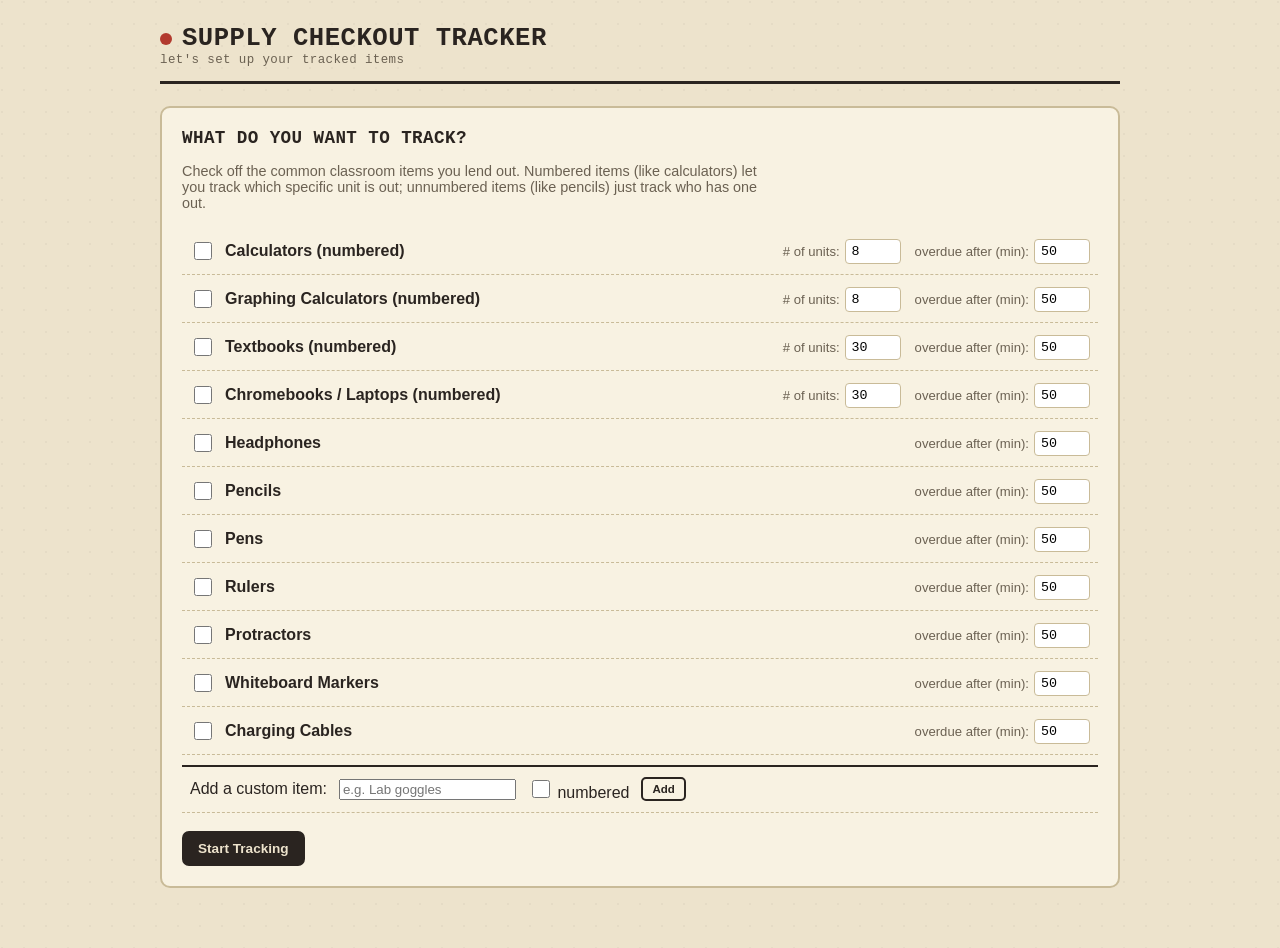
<file: tools/item-tracker.html>
<!DOCTYPE html>
<html lang="en">
<head>
<meta charset="UTF-8">
<meta name="viewport" content="width=device-width, initial-scale=1.0">
<title>Supply Checkout Tracker</title>
<style>
  :root{
    --paper: #EDE3CC;
    --paper-dark: #E2D5B2;
    --card: #F8F2E2;
    --ink: #2A2420;
    --ink-light: #6B6152;
    --ink-faint: #9C9280;
    --line: #C9BB98;
    --gold: #B8935F;
    --out: #B23A2E;
    --out-dark: #8C2C22;
    --avail: #4F7A5B;
    --avail-dark: #3A5D44;
    --overdue: #A32A1F;
    --mono: ui-monospace, "SFMono-Regular", "Consolas", "Liberation Mono", Menlo, monospace;
    --sans: -apple-system, "Segoe UI", Roboto, "Helvetica Neue", Arial, sans-serif;
    --radius: 10px;
  }
  *{box-sizing:border-box;}
  body{
    margin:0;
    background:var(--paper);
    background-image:
      radial-gradient(circle at 2px 2px, rgba(0,0,0,0.035) 1px, transparent 0);
    background-size:22px 22px;
    color:var(--ink);
    font-family:var(--sans);
    min-height:100vh;
  }
  .wrap{max-width:1000px;margin:0 auto;padding:24px 20px 60px;}

  header.app-header{
    display:flex;justify-content:space-between;align-items:flex-end;
    border-bottom:3px solid var(--ink);
    padding-bottom:14px;margin-bottom:22px;flex-wrap:wrap;gap:10px;
  }
  .app-title{
    font-family:var(--mono);
    font-weight:700;
    font-size:1.6rem;
    letter-spacing:0.5px;
    text-transform:uppercase;
    display:flex;align-items:center;gap:10px;
  }
  .app-title .stamp-dot{
    width:12px;height:12px;border-radius:50%;background:var(--out);
    display:inline-block;
  }
  .app-sub{font-size:0.78rem;color:var(--ink-light);font-family:var(--mono);letter-spacing:0.4px;}
  .header-actions{display:flex;gap:8px;flex-wrap:wrap;}

  button{
    font-family:var(--sans);
    cursor:pointer;
    border:2px solid var(--ink);
    background:var(--card);
    color:var(--ink);
    padding:8px 14px;
    border-radius:7px;
    font-size:0.85rem;
    font-weight:600;
    transition:transform .08s ease;
  }
  button:hover{transform:translateY(-1px);}
  button:active{transform:translateY(0);}
  button.primary{background:var(--ink);color:var(--paper);}
  button.ghost{background:transparent;border-color:var(--line);color:var(--ink-light);}
  button.danger{border-color:var(--out);color:var(--out);background:transparent;}
  button.danger:hover{background:var(--out);color:#fff;}
  button.small{padding:4px 9px;font-size:0.72rem;border-radius:5px;}
  button:disabled{opacity:0.4;cursor:not-allowed;transform:none;}

  /* Tabs */
  .class-bar{
    display:flex;align-items:center;gap:10px;margin-bottom:16px;flex-wrap:wrap;
    background:var(--card);border:2px solid var(--line);border-radius:8px;padding:10px 14px;
  }
  .class-bar label{font-family:var(--mono);font-size:0.72rem;text-transform:uppercase;letter-spacing:0.5px;color:var(--ink-light);}
  .class-bar select{
    font-family:var(--sans);font-weight:700;font-size:0.95rem;padding:6px 10px;
    border:2px solid var(--ink);border-radius:6px;background:var(--paper);color:var(--ink);
  }
  .class-bar .class-count{font-size:0.78rem;color:var(--ink-light);}

  .tabs{display:flex;gap:6px;flex-wrap:wrap;margin-bottom:18px;border-bottom:2px solid var(--line);padding-bottom:0;}
  .tab-btn{
    font-family:var(--mono);
    font-size:0.78rem;
    letter-spacing:0.3px;
    text-transform:uppercase;
    padding:8px 16px;
    border:2px solid transparent;
    border-bottom:none;
    background:transparent;
    color:var(--ink-light);
    border-radius:8px 8px 0 0;
    position:relative;top:2px;
  }
  .tab-btn.active{
    background:var(--card);
    color:var(--ink);
    border-color:var(--line);
    border-bottom:2px solid var(--card);
  }
  .tab-btn .count-badge{
    display:inline-block;margin-left:6px;background:var(--out);color:#fff;
    border-radius:10px;padding:1px 7px;font-size:0.68rem;
  }

  .panel{background:var(--card);border:2px solid var(--line);border-radius:var(--radius);padding:20px;}

  /* Setup screen */
  .setup-screen h2{font-family:var(--mono);text-transform:uppercase;letter-spacing:0.4px;font-size:1.1rem;margin-top:0;}
  .setup-intro{color:var(--ink-light);font-size:0.9rem;margin-bottom:18px;max-width:600px;}
  .item-checklist{display:flex;flex-direction:column;gap:2px;}
  .item-row{
    display:flex;align-items:center;gap:12px;padding:10px 8px;border-bottom:1px dashed var(--line);
    flex-wrap:wrap;
  }
  .item-row label.main-label{display:flex;align-items:center;gap:10px;font-weight:600;min-width:200px;flex:1;cursor:pointer;}
  .item-row input[type=checkbox]{width:18px;height:18px;accent-color:var(--ink);}
  .item-config{display:flex;align-items:center;gap:14px;font-size:0.82rem;color:var(--ink-light);flex-wrap:wrap;}
  .item-config label{display:flex;align-items:center;gap:5px;}
  .item-config input[type=number],.item-config input[type=text]{
    width:56px;padding:4px 6px;border:1px solid var(--line);border-radius:4px;font-family:var(--mono);
  }
  .item-config input[type=text].custom-name{width:140px;}
  .custom-row{margin-top:10px;padding-top:10px;border-top:2px solid var(--ink);}

  /* Numbered item grid = claim-check tags */
  .tag-grid{display:flex;flex-wrap:wrap;gap:16px;}
  .claim-tag{
    width:112px;height:112px;
    background:var(--card);
    border:2px solid var(--ink);
    border-radius:50%;
    display:flex;flex-direction:column;align-items:center;justify-content:center;
    position:relative;cursor:pointer;
    box-shadow:2px 2px 0 var(--line);
    transition:transform .1s ease;
    text-align:center;padding:6px;
  }
  .claim-tag:hover{transform:translateY(-2px);}
  .claim-tag .tag-num{font-family:var(--mono);font-size:1.6rem;font-weight:700;line-height:1;}
  .claim-tag .tag-label{font-size:0.6rem;color:var(--ink-light);text-transform:uppercase;letter-spacing:0.5px;margin-top:2px;}
  .claim-tag.out{background:#F3E4DE;border-color:var(--out);}
  .claim-tag.out .tag-num{color:var(--out-dark);}
  .claim-tag.overdue{background:#EFD4CE;border-color:var(--overdue);animation:pulse 1.6s infinite;}
  .claim-tag .stamp{
    position:absolute;top:38%;left:-6px;right:-6px;
    font-family:var(--mono);font-weight:800;font-size:0.72rem;letter-spacing:1px;
    color:var(--out);border:2px solid var(--out);border-radius:4px;
    transform:rotate(-14deg);text-align:center;padding:1px 0;
    background:rgba(255,255,255,0.75);
  }
  .claim-tag.overdue .stamp{color:var(--overdue);border-color:var(--overdue);content:"OVERDUE";}
  .claim-tag .tag-who{font-size:0.62rem;color:var(--ink-light);margin-top:2px;max-width:90px;overflow:hidden;text-overflow:ellipsis;white-space:nowrap;}
  @keyframes pulse{0%,100%{box-shadow:2px 2px 0 var(--line);}50%{box-shadow:2px 2px 0 var(--overdue), 0 0 0 4px rgba(163,42,31,0.15);}}

  /* Non-numbered item area */
  .loan-list{display:flex;flex-direction:column;gap:8px;}
  .loan-row{
    display:flex;align-items:center;justify-content:space-between;gap:10px;
    background:var(--paper-dark);border:1px solid var(--line);border-radius:8px;padding:10px 14px;
    flex-wrap:wrap;
  }
  .loan-row.overdue{border-color:var(--overdue);background:#EFD4CE;}
  .loan-name{font-weight:600;}
  .loan-meta{font-family:var(--mono);font-size:0.75rem;color:var(--ink-light);}
  .badge-overdue{font-family:var(--mono);font-size:0.68rem;color:#fff;background:var(--overdue);border-radius:5px;padding:2px 8px;letter-spacing:0.4px;}

  .empty-state{color:var(--ink-faint);font-style:italic;padding:20px 0;text-align:center;}

  /* modal */
  .modal-backdrop{
    position:fixed;inset:0;background:rgba(20,16,10,0.45);
    display:flex;align-items:center;justify-content:center;z-index:50;
    padding:24px 12px;overflow-y:auto;
  }
  .modal{
    background:var(--card);border:2px solid var(--ink);border-radius:var(--radius);
    padding:22px;width:100%;max-width:360px;box-shadow:4px 4px 0 var(--ink);
    max-height:calc(100vh - 48px);overflow-y:auto;
    display:flex;flex-direction:column;
  }
  .modal h3{margin-top:0;font-family:var(--mono);text-transform:uppercase;font-size:1rem;}
  .modal select,.modal input{width:100%;padding:8px;border:1px solid var(--line);border-radius:6px;font-family:var(--sans);margin-bottom:12px;}
  .modal-actions{display:flex;gap:8px;justify-content:flex-end;}

  /* Roster / history */
  .roster-list{display:flex;flex-direction:column;gap:6px;max-height:400px;overflow-y:auto;}
  .roster-row{display:flex;align-items:center;justify-content:space-between;padding:6px 10px;border-bottom:1px solid var(--line);}
  .add-student-row{display:flex;gap:8px;margin-bottom:14px;}
  .add-student-row input{flex:1;padding:8px;border:1px solid var(--line);border-radius:6px;}

  table.history{width:100%;border-collapse:collapse;font-size:0.85rem;}
  table.history th{font-family:var(--mono);text-transform:uppercase;font-size:0.68rem;letter-spacing:0.4px;text-align:left;border-bottom:2px solid var(--ink);padding:6px 8px;color:var(--ink-light);}
  table.history td{padding:6px 8px;border-bottom:1px dashed var(--line);}
  table.history tr:hover td{background:var(--paper-dark);}

  .toolbar{display:flex;justify-content:space-between;align-items:center;margin-bottom:14px;flex-wrap:wrap;gap:8px;}
  .filter-row{display:flex;gap:8px;flex-wrap:wrap;}
  .filter-row select,.filter-row input{padding:6px 8px;border:1px solid var(--line);border-radius:6px;font-family:var(--sans);font-size:0.82rem;}

  .hidden{display:none !important;}

  .settings-note{font-size:0.78rem;color:var(--ink-light);margin-top:6px;}
  .category-manage-row{display:flex;align-items:center;justify-content:space-between;padding:8px 4px;border-bottom:1px dashed var(--line);}
  .category-manage-row .cm-info{font-family:var(--mono);font-size:0.85rem;}
  .category-manage-row .cm-meta{font-size:0.72rem;color:var(--ink-light);}

  @media (max-width:600px){
    .claim-tag{width:92px;height:92px;}
    .app-title{font-size:1.25rem;}
  }
</style>
</head>
<body>
<div class="wrap">
  <header class="app-header">
    <div>
      <div class="app-title"><span class="stamp-dot"></span>Supply Checkout Tracker</div>
      <div class="app-sub" id="header-sub">no items configured yet</div>
    </div>
    <div class="header-actions" id="header-actions"></div>
  </header>

  <div id="app-root"></div>
</div>

<script>
/* ---------- Common item presets ---------- */
const COMMON_ITEMS = [
  {key:"calculators", name:"Calculators", numbered:true, defaultCount:8},
  {key:"graphing_calculators", name:"Graphing Calculators", numbered:true, defaultCount:8},
  {key:"textbooks", name:"Textbooks", numbered:true, defaultCount:30},
  {key:"chromebooks", name:"Chromebooks / Laptops", numbered:true, defaultCount:30},
  {key:"headphones", name:"Headphones", numbered:false},
  {key:"pencils", name:"Pencils", numbered:false},
  {key:"pens", name:"Pens", numbered:false},
  {key:"rulers", name:"Rulers", numbered:false},
  {key:"protractors", name:"Protractors", numbered:false},
  {key:"markers", name:"Whiteboard Markers", numbered:false},
  {key:"charging_cables", name:"Charging Cables", numbered:false},
];

/* ---------- State ---------- */
const STORAGE_KEY = "supply_tracker_state_v1";
let state = loadState();

function defaultState(){
  return {
    setupDone:false,
    categories:[], // {id,name,numbered,count,overdueMinutes,units:[{id,status,studentId,checkoutTime}] or activeLoans:[{id,studentId,checkoutTime}] }
    classes:[], // {id,name,students:[{id,name}]}
    activeClassId:null,
    history:[], // {id,category,unit,studentName,className,checkoutTime,returnTime,durationMin}
    activeTab:null
  };
}

function loadState(){
  try{
    const raw = localStorage.getItem(STORAGE_KEY);
    if(!raw) return defaultState();
    const parsed = JSON.parse(raw);
    const merged = Object.assign(defaultState(), parsed);
    // migrate legacy flat roster (pre-classes) into a single default class
    if(parsed.roster && parsed.roster.length && (!parsed.classes || parsed.classes.length===0)){
      merged.classes = [{id: uid(), name:"All Students", students: parsed.roster}];
      merged.activeClassId = merged.classes[0].id;
      delete merged.roster;
    }
    return merged;
  }catch(e){ return defaultState(); }
}
function saveState(){
  localStorage.setItem(STORAGE_KEY, JSON.stringify(state));
}
function uid(){ return Math.random().toString(36).slice(2,10); }
function nowISO(){ return new Date().toISOString(); }
function fmtTime(iso){
  const d = new Date(iso);
  return d.toLocaleTimeString([], {hour:'2-digit',minute:'2-digit'});
}
function fmtDateTime(iso){
  const d = new Date(iso);
  return d.toLocaleDateString() + " " + fmtTime(iso);
}
function minutesSince(iso){
  return Math.floor((Date.now() - new Date(iso).getTime()) / 60000);
}

/* ---------- Render root ---------- */
const root = document.getElementById("app-root");
const headerActions = document.getElementById("header-actions");
const headerSub = document.getElementById("header-sub");

function render(){
  saveState();
  headerActions.innerHTML = "";
  if(!state.setupDone && state.categories.length === 0){
    headerSub.textContent = "let's set up your tracked items";
    renderSetupScreen();
    return;
  }
  const totalStudents = state.classes.reduce((sum,c)=>sum+c.students.length,0);
  headerSub.textContent = state.categories.length + " item type" + (state.categories.length===1?"":"s") + " tracked · " + state.classes.length + " class" + (state.classes.length===1?"":"es") + " · " + totalStudents + " student" + (totalStudents===1?"":"s");

  const manageItemsBtn = mkBtn("Manage Items", "ghost small", () => renderSetupScreen(true));
  const manageRosterBtn = mkBtn("Manage Classes", "ghost small", renderRosterModal);
  const historyBtn = mkBtn("View All Activity", "ghost small", renderHistoryScreen);
  headerActions.appendChild(manageItemsBtn);
  headerActions.appendChild(manageRosterBtn);
  headerActions.appendChild(historyBtn);

  renderMainScreen();
}

function mkBtn(label, cls, onClick){
  const b = document.createElement("button");
  b.textContent = label;
  b.className = cls;
  b.onclick = onClick;
  return b;
}
function el(tag, cls, html){
  const e = document.createElement(tag);
  if(cls) e.className = cls;
  if(html !== undefined) e.innerHTML = html;
  return e;
}

/* Native alert()/confirm()/prompt() are blocked in sandboxed previews, so we
   use our own lightweight dialogs instead. These stack above any open modal. */
function showAlert(message){
  const backdrop = el("div","modal-backdrop");
  backdrop.style.zIndex = "60";
  const modal = el("div","modal");
  modal.style.maxWidth = "320px";
  modal.appendChild(el("p","",message));
  const actions = el("div","modal-actions");
  actions.appendChild(mkBtn("OK","primary",()=>backdrop.remove()));
  modal.appendChild(actions);
  backdrop.appendChild(modal);
  document.body.appendChild(backdrop);
}
function showConfirm(message, onConfirm){
  const backdrop = el("div","modal-backdrop");
  backdrop.style.zIndex = "60";
  const modal = el("div","modal");
  modal.style.maxWidth = "320px";
  modal.appendChild(el("p","",message));
  const actions = el("div","modal-actions");
  actions.appendChild(mkBtn("Cancel","ghost",()=>backdrop.remove()));
  actions.appendChild(mkBtn("Confirm","danger",()=>{ backdrop.remove(); onConfirm(); }));
  modal.appendChild(actions);
  backdrop.appendChild(modal);
  document.body.appendChild(backdrop);
}
function showPrompt(message, defaultValue, onSubmit){
  const backdrop = el("div","modal-backdrop");
  backdrop.style.zIndex = "60";
  const modal = el("div","modal");
  modal.style.maxWidth = "320px";
  modal.appendChild(el("p","",message));
  const input = document.createElement("input");
  input.type = "text"; input.value = defaultValue || "";
  modal.appendChild(input);
  const actions = el("div","modal-actions");
  actions.appendChild(mkBtn("Cancel","ghost",()=>backdrop.remove()));
  const saveBtn = mkBtn("Save","primary",()=>{
    const val = input.value.trim();
    backdrop.remove();
    if(val) onSubmit(val);
  });
  actions.appendChild(saveBtn);
  modal.appendChild(actions);
  backdrop.appendChild(modal);
  document.body.appendChild(backdrop);
  input.focus();
  input.addEventListener("keydown", e => { if(e.key==="Enter") saveBtn.click(); });
}
function showMoveStudentModal(student, fromClass, onDone){
  const others = state.classes.filter(c=>c.id!==fromClass.id);
  const backdrop = el("div","modal-backdrop");
  backdrop.style.zIndex = "60";
  const modal = el("div","modal");
  modal.style.maxWidth = "320px";
  modal.appendChild(el("h3","","Move "+student.name));
  if(others.length === 0){
    modal.appendChild(el("p","","There's no other class to move to yet. Add another class first."));
    const actions = el("div","modal-actions");
    actions.appendChild(mkBtn("Close","primary",()=>backdrop.remove()));
    modal.appendChild(actions);
  } else {
    modal.appendChild(el("p","","Currently in "+fromClass.name+". Move to:"));
    const select = document.createElement("select");
    others.forEach(c => select.appendChild(new Option(c.name, c.id)));
    modal.appendChild(select);
    const actions = el("div","modal-actions");
    actions.appendChild(mkBtn("Cancel","ghost",()=>backdrop.remove()));
    actions.appendChild(mkBtn("Move","primary",()=>{
      const target = state.classes.find(c=>c.id===select.value);
      if(target){
        fromClass.students = fromClass.students.filter(s=>s.id!==student.id);
        target.students.push(student);
        saveState();
      }
      backdrop.remove();
      onDone();
    }));
    modal.appendChild(actions);
  }
  backdrop.appendChild(modal);
  document.body.appendChild(backdrop);
}

/* ---------- Setup screen ---------- */
function renderSetupScreen(isEditing){
  root.innerHTML = "";
  const wrap = el("div","panel setup-screen");
  wrap.appendChild(el("h2", "", isEditing ? "Manage Tracked Items" : "What do you want to track?"));
  wrap.appendChild(el("p","setup-intro","Check off the common classroom items you lend out. Numbered items (like calculators) let you track which specific unit is out; unnumbered items (like pencils) just track who has one out."));

  const checklist = el("div","item-checklist");
  const existingByKey = {};
  state.categories.forEach(c => existingByKey[c.presetKey || c.id] = c);

  COMMON_ITEMS.forEach(preset => {
    const existing = existingByKey[preset.key];
    const row = el("div","item-row");
    const checked = !!existing;

    const label = el("label","main-label");
    const cb = document.createElement("input");
    cb.type = "checkbox"; cb.checked = checked;
    cb.dataset.key = preset.key;
    label.appendChild(cb);
    label.appendChild(document.createTextNode(preset.name + (preset.numbered ? "  (numbered)" : "")));
    row.appendChild(label);

    const config = el("div","item-config");
    if(preset.numbered){
      const countLabel = el("label","","# of units: ");
      const countInput = document.createElement("input");
      countInput.type="number"; countInput.min="1"; countInput.value = existing ? existing.count : preset.defaultCount;
      countInput.dataset.countFor = preset.key;
      countLabel.appendChild(countInput);
      config.appendChild(countLabel);
    }
    const overdueLabel = el("label","","overdue after (min): ");
    const overdueInput = document.createElement("input");
    overdueInput.type="number"; overdueInput.min="1";
    overdueInput.value = existing ? existing.overdueMinutes : 50;
    overdueInput.dataset.overdueFor = preset.key;
    overdueLabel.appendChild(overdueInput);
    config.appendChild(overdueLabel);
    row.appendChild(config);
    checklist.appendChild(row);
  });

  // existing custom categories
  const customCats = state.categories.filter(c => !c.presetKey);
  const customContainer = el("div","");
  customCats.forEach(c => {
    const row = el("div","item-row");
    const label = el("label","main-label");
    const cb = document.createElement("input");
    cb.type="checkbox"; cb.checked = true;
    cb.dataset.customId = c.id;
    label.appendChild(cb);
    label.appendChild(document.createTextNode(c.name + (c.numbered ? "  (numbered)" : "") + "  [custom]"));
    row.appendChild(label);
    const config = el("div","item-config");
    if(c.numbered){
      const countLabel = el("label","","# of units: ");
      const countInput = document.createElement("input");
      countInput.type="number"; countInput.min="1"; countInput.value = c.count;
      countInput.dataset.countForCustom = c.id;
      countLabel.appendChild(countInput);
      config.appendChild(countLabel);
    }
    const overdueLabel = el("label","","overdue after (min): ");
    const overdueInput = document.createElement("input");
    overdueInput.type="number"; overdueInput.min="1"; overdueInput.value = c.overdueMinutes;
    overdueInput.dataset.overdueForCustom = c.id;
    overdueLabel.appendChild(overdueInput);
    config.appendChild(overdueLabel);
    row.appendChild(config);
    customContainer.appendChild(row);
  });

  wrap.appendChild(checklist);
  wrap.appendChild(customContainer);

  // add custom item
  const customRow = el("div","custom-row item-row");
  const customLabelText = el("div","","Add a custom item:");
  customRow.appendChild(customLabelText);
  const nameInput = document.createElement("input");
  nameInput.type="text"; nameInput.placeholder="e.g. Lab goggles"; nameInput.className="custom-name"; nameInput.id="new-custom-name";
  const numberedWrap = el("label","","");
  const numberedCb = document.createElement("input");
  numberedCb.type="checkbox"; numberedCb.id="new-custom-numbered";
  numberedWrap.appendChild(numberedCb);
  numberedWrap.appendChild(document.createTextNode(" numbered"));
  const addCustomBtn = mkBtn("Add", "small", () => {
    const nameVal = document.getElementById("new-custom-name").value.trim();
    if(!nameVal) return;
    const numberedVal = document.getElementById("new-custom-numbered").checked;
    state.categories.push({
      id: uid(),
      name: nameVal,
      numbered: numberedVal,
      count: numberedVal ? 5 : null,
      overdueMinutes: 50,
      units: numberedVal ? makeUnits(5) : undefined,
      activeLoans: numberedVal ? undefined : []
    });
    renderSetupScreen(true);
  });
  customRow.appendChild(nameInput);
  customRow.appendChild(numberedWrap);
  customRow.appendChild(addCustomBtn);
  wrap.appendChild(customRow);

  const actions = el("div","","");
  actions.style.marginTop = "18px";
  actions.style.display = "flex";
  actions.style.gap = "8px";
  const saveBtn = mkBtn(isEditing ? "Save Changes" : "Start Tracking", "primary", () => {
    applySetup(checklist, customContainer);
  });
  actions.appendChild(saveBtn);
  if(isEditing){
    actions.appendChild(mkBtn("Cancel", "ghost", render));
  }
  wrap.appendChild(actions);

  root.appendChild(wrap);
}

function makeUnits(count){
  const units = [];
  for(let i=1;i<=count;i++){
    units.push({id:i, status:"available", studentId:null, checkoutTime:null});
  }
  return units;
}

function applySetup(checklist, customContainer){
  const newCategories = [];
  // presets
  checklist.querySelectorAll('input[type=checkbox]').forEach(cb => {
    if(!cb.checked) return;
    const key = cb.dataset.key;
    const preset = COMMON_ITEMS.find(p => p.key === key);
    const existing = state.categories.find(c => c.presetKey === key);
    const overdueInput = checklist.querySelector('input[data-overdue-for="'+key+'"]');
    const overdueMinutes = overdueInput ? parseInt(overdueInput.value)||50 : 50;
    let count = null, units = undefined, activeLoans = undefined;
    if(preset.numbered){
      const countInput = checklist.querySelector('input[data-count-for="'+key+'"]');
      count = countInput ? (parseInt(countInput.value)||1) : preset.defaultCount;
      if(existing && existing.units){
        units = resizeUnits(existing.units, count);
      } else {
        units = makeUnits(count);
      }
    } else {
      activeLoans = existing ? existing.activeLoans || [] : [];
    }
    newCategories.push({
      id: existing ? existing.id : uid(),
      presetKey: key,
      name: preset.name,
      numbered: preset.numbered,
      count, overdueMinutes, units, activeLoans
    });
  });
  // custom existing
  customContainer.querySelectorAll('input[type=checkbox]').forEach(cb => {
    if(!cb.checked) return;
    const cid = cb.dataset.customId;
    const existing = state.categories.find(c => c.id === cid);
    if(!existing) return;
    const overdueInput = customContainer.querySelector('input[data-overdue-for-custom="'+cid+'"]');
    const overdueMinutes = overdueInput ? parseInt(overdueInput.value)||50 : 50;
    let count = existing.count, units = existing.units;
    if(existing.numbered){
      const countInput = customContainer.querySelector('input[data-count-for-custom="'+cid+'"]');
      count = countInput ? (parseInt(countInput.value)||1) : existing.count;
      units = resizeUnits(existing.units||[], count);
    }
    newCategories.push(Object.assign({}, existing, {count, units, overdueMinutes}));
  });
  // any brand new customs already pushed directly into state.categories by Add button - merge those not yet in checklist/customContainer pass
  state.categories.filter(c => !c.presetKey && !customContainer.querySelector('input[data-custom-id="'+c.id+'"]'))
    .forEach(c => { if(!newCategories.find(nc=>nc.id===c.id)) newCategories.push(c); });

  state.categories = newCategories;
  state.setupDone = true;
  if(!state.activeTab && state.categories.length){
    state.activeTab = state.categories[0].id;
  }
  render();
}

function resizeUnits(units, newCount){
  const result = [];
  for(let i=1;i<=newCount;i++){
    const existingUnit = units.find(u => u.id === i);
    result.push(existingUnit || {id:i, status:"available", studentId:null, checkoutTime:null});
  }
  return result;
}

/* ---------- Main screen (tabs) ---------- */
function renderMainScreen(){
  root.innerHTML = "";
  if(state.categories.length === 0){
    root.appendChild(el("div","panel empty-state","No items configured. Click \"Manage Items\" to get started."));
    return;
  }
  if(!state.activeTab || !state.categories.find(c=>c.id===state.activeTab)){
    state.activeTab = state.categories[0].id;
  }

  if(state.classes.length > 0){
    if(!state.activeClassId || !state.classes.find(c=>c.id===state.activeClassId)){
      state.activeClassId = state.classes[0].id;
    }
    const classBar = el("div","class-bar");
    const label = el("label","","Class:");
    const select = document.createElement("select");
    state.classes.forEach(c => {
      const opt = new Option(c.name + " (" + c.students.length + ")", c.id);
      select.appendChild(opt);
    });
    select.value = state.activeClassId;
    select.onchange = () => { state.activeClassId = select.value; renderMainScreen(); };
    classBar.appendChild(label);
    classBar.appendChild(select);
    root.appendChild(classBar);
  } else {
    const classBar = el("div","class-bar");
    classBar.appendChild(el("div","class-count","No classes yet — click \"Manage Classes\" to add one and speed up student lookup."));
    root.appendChild(classBar);
  }

  const tabs = el("div","tabs");
  state.categories.forEach(cat => {
    const activeCount = cat.numbered
      ? cat.units.filter(u=>u.status==="out").length
      : (cat.activeLoans||[]).length;
    const btn = el("button","tab-btn" + (cat.id===state.activeTab?" active":""),
      cat.name + (activeCount>0 ? '<span class="count-badge">'+activeCount+'</span>' : ""));
    btn.onclick = () => { state.activeTab = cat.id; renderMainScreen(); };
    tabs.appendChild(btn);
  });
  root.appendChild(tabs);

  const cat = state.categories.find(c=>c.id===state.activeTab);
  const panel = el("div","panel");
  if(cat.numbered){
    renderNumberedPanel(panel, cat);
  } else {
    renderLoanPanel(panel, cat);
  }
  root.appendChild(panel);
}

function findStudentGlobal(id){
  for(const c of state.classes){
    const s = c.students.find(st=>st.id===id);
    if(s) return s;
  }
  return null;
}
function studentName(id){
  const s = findStudentGlobal(id);
  return s ? s.name : "Unknown";
}
function activeClass(){
  return state.classes.find(c=>c.id===state.activeClassId) || null;
}

function renderNumberedPanel(panel, cat){
  const grid = el("div","tag-grid");
  cat.units.forEach(unit => {
    const isOut = unit.status === "out";
    const overdue = isOut && minutesSince(unit.checkoutTime) >= cat.overdueMinutes;
    const tag = el("div","claim-tag" + (isOut?" out":"") + (overdue?" overdue":""));
    tag.appendChild(el("div","tag-num","#"+unit.id));
    if(isOut){
      tag.appendChild(el("div","stamp", overdue ? "OVERDUE" : "OUT"));
      tag.appendChild(el("div","tag-who", studentName(unit.studentId)));
      tag.appendChild(el("div","tag-label", fmtTime(unit.checkoutTime)));
    } else {
      tag.appendChild(el("div","tag-label","available"));
    }
    tag.onclick = () => {
      if(isOut){ openReturnModal(cat, unit); }
      else { openCheckoutModal(cat, unit); }
    };
    grid.appendChild(tag);
  });
  panel.appendChild(grid);
}

function renderLoanPanel(panel, cat){
  const toolbar = el("div","toolbar");
  toolbar.appendChild(el("div","","<strong>"+cat.name+"</strong>"));
  const checkoutBtn = mkBtn("Check Out to Student", "primary small", () => openCheckoutModal(cat, null));
  toolbar.appendChild(checkoutBtn);
  panel.appendChild(toolbar);

  const list = el("div","loan-list");
  const loans = cat.activeLoans || [];
  if(loans.length === 0){
    list.appendChild(el("div","empty-state","Nothing currently checked out."));
  } else {
    loans.forEach(loan => {
      const overdue = minutesSince(loan.checkoutTime) >= cat.overdueMinutes;
      const row = el("div","loan-row" + (overdue?" overdue":""));
      const left = el("div","");
      left.appendChild(el("div","loan-name", studentName(loan.studentId)));
      left.appendChild(el("div","loan-meta","out since "+fmtTime(loan.checkoutTime)+" · "+minutesSince(loan.checkoutTime)+" min"));
      row.appendChild(left);
      const right = el("div","");
      right.style.display="flex"; right.style.alignItems="center"; right.style.gap="8px";
      if(overdue) right.appendChild(el("span","badge-overdue","OVERDUE"));
      const returnBtn = mkBtn("Mark Returned","small",() => returnLoan(cat, loan));
      right.appendChild(returnBtn);
      row.appendChild(right);
      list.appendChild(row);
    });
  }
  panel.appendChild(list);
}

/* ---------- Checkout / return actions ---------- */
function openCheckoutModal(cat, unit){
  const cls = activeClass();
  if(!cls || cls.students.length === 0){
    showAlert("Add students to a class first (Manage Classes), then select that class from the Class selector.");
    return;
  }
  const backdrop = el("div","modal-backdrop");
  const modal = el("div","modal");
  modal.appendChild(el("h3","", (unit ? "Check Out #"+unit.id : "Check Out "+cat.name)));
  modal.appendChild(el("div","settings-note","Class: "+cls.name));
  const select = document.createElement("select");
  cls.students.slice().sort((a,b)=>a.name.localeCompare(b.name)).forEach(s => {
    const opt = document.createElement("option");
    opt.value = s.id; opt.textContent = s.name;
    select.appendChild(opt);
  });
  modal.appendChild(select);
  const actions = el("div","modal-actions");
  actions.appendChild(mkBtn("Cancel","ghost",() => backdrop.remove()));
  actions.appendChild(mkBtn("Check Out","primary", () => {
    const studentId = select.value;
    const time = nowISO();
    const className = cls.name;
    if(unit){
      unit.status = "out"; unit.studentId = studentId; unit.checkoutTime = time; unit.className = className;
    } else {
      cat.activeLoans = cat.activeLoans || [];
      cat.activeLoans.push({id:uid(), studentId, checkoutTime:time, className});
    }
    backdrop.remove();
    render();
  }));
  modal.appendChild(actions);
  backdrop.appendChild(modal);
  document.body.appendChild(backdrop);
}

function openReturnModal(cat, unit){
  const backdrop = el("div","modal-backdrop");
  const modal = el("div","modal");
  modal.appendChild(el("h3","","Return #"+unit.id));
  modal.appendChild(el("p","","Checked out to <strong>"+studentName(unit.studentId)+"</strong> at "+fmtTime(unit.checkoutTime)+"."));
  const actions = el("div","modal-actions");
  actions.appendChild(mkBtn("Cancel","ghost",() => backdrop.remove()));
  actions.appendChild(mkBtn("Mark Returned","primary", () => {
    logHistory(cat.name, "#"+unit.id, studentName(unit.studentId), unit.className||"", unit.checkoutTime, nowISO());
    unit.status = "available"; unit.studentId = null; unit.checkoutTime = null; unit.className = null;
    backdrop.remove();
    render();
  }));
  modal.appendChild(actions);
  backdrop.appendChild(modal);
  document.body.appendChild(backdrop);
}

function returnLoan(cat, loan){
  logHistory(cat.name, "", studentName(loan.studentId), loan.className||"", loan.checkoutTime, nowISO());
  cat.activeLoans = cat.activeLoans.filter(l => l.id !== loan.id);
  render();
}

function logHistory(catName, unitLabel, studentNameVal, className, checkoutISO, returnISO){
  const durationMin = Math.round((new Date(returnISO) - new Date(checkoutISO)) / 60000);
  state.history.push({
    id: uid(), category:catName, unit:unitLabel, student:studentNameVal, className:className||"",
    checkoutTime:checkoutISO, returnTime:returnISO, durationMin
  });
}

/* ---------- Roster modal ---------- */
function renderRosterModal(){
  const backdrop = el("div","modal-backdrop");
  const modal = el("div","modal");
  modal.style.maxWidth = "460px";
  modal.appendChild(el("h3","","Manage Classes"));

  // --- Class picker / add-class row ---
  const classRow = el("div","add-student-row");
  const classSelect = document.createElement("select");
  classSelect.style.flex = "1";
  const newClassInput = document.createElement("input");
  newClassInput.type = "text"; newClassInput.placeholder = "New class name (e.g. Period 3 Algebra 2)";
  const addClassBtn = mkBtn("Add Class","small", () => {
    const name = newClassInput.value.trim();
    if(!name) return;
    const newClass = {id:uid(), name, students:[]};
    state.classes.push(newClass);
    newClassInput.value = "";
    saveState();
    populateClassSelect();
    classSelect.value = newClass.id;
    refreshStudentPanel();
  });
  newClassInput.addEventListener("keydown", e => { if(e.key==="Enter") addClassBtn.click(); });
  modal.appendChild(el("div","settings-note","Select a class to edit its roster, or add a new one:"));
  modal.appendChild(classRow);
  classRow.appendChild(classSelect);
  const renameBtn = mkBtn("Rename","small ghost", () => {
    const cls = state.classes.find(c=>c.id===classSelect.value);
    if(!cls) return;
    showPrompt("Rename class:", cls.name, (newName) => {
      cls.name = newName;
      saveState();
      populateClassSelect();
      classSelect.value = cls.id;
    });
  });
  const deleteClassBtn = mkBtn("Delete Class","small danger", () => {
    const cls = state.classes.find(c=>c.id===classSelect.value);
    if(!cls) return;
    showConfirm("Delete \""+cls.name+"\"? Its students' past activity history stays intact, but they'll no longer appear in any class roster.", () => {
      state.classes = state.classes.filter(c=>c.id!==cls.id);
      saveState();
      populateClassSelect();
      refreshStudentPanel();
    });
  });
  classRow.appendChild(renameBtn);
  classRow.appendChild(deleteClassBtn);

  const addClassRow = el("div","add-student-row");
  addClassRow.appendChild(newClassInput);
  addClassRow.appendChild(addClassBtn);
  modal.appendChild(addClassRow);

  modal.appendChild(el("div","","<hr style='border:none;border-top:2px solid var(--ink);margin:14px 0;'>"));

  // --- Student add/list for selected class ---
  const studentPanel = el("div","");
  modal.appendChild(studentPanel);

  function populateClassSelect(){
    const prev = classSelect.value;
    classSelect.innerHTML = "";
    state.classes.forEach(c => classSelect.appendChild(new Option(c.name+" ("+c.students.length+")", c.id)));
    if(state.classes.find(c=>c.id===prev)) classSelect.value = prev;
  }

  function refreshStudentPanel(){
    studentPanel.innerHTML = "";
    const cls = state.classes.find(c=>c.id===classSelect.value);
    if(!cls){
      studentPanel.appendChild(el("div","empty-state","Add a class above to start building its roster."));
      return;
    }
    const addRow = el("div","add-student-row");
    const input = document.createElement("input");
    input.type="text"; input.placeholder="Student name";
    const addBtn = mkBtn("Add","small", () => {
      const name = input.value.trim();
      if(!name) return;
      cls.students.push({id:uid(), name});
      input.value = "";
      saveState();
      populateClassSelect();
      refreshStudentPanel();
    });
    input.addEventListener("keydown", e => { if(e.key==="Enter") addBtn.click(); });
    addRow.appendChild(input); addRow.appendChild(addBtn);
    studentPanel.appendChild(addRow);

    const bulkNote = el("div","settings-note","Tip: paste one name per line to add this whole class at once.");
    studentPanel.appendChild(bulkNote);
    const bulkArea = document.createElement("textarea");
    bulkArea.rows = 3; bulkArea.style.width="100%"; bulkArea.placeholder="Jamie Lee\nAlex Chen\n...";
    bulkArea.style.marginBottom="10px"; bulkArea.style.fontFamily="inherit"; bulkArea.style.padding="8px";
    bulkArea.style.border="1px solid var(--line)"; bulkArea.style.borderRadius="6px";
    studentPanel.appendChild(bulkArea);
    const bulkAddBtn = mkBtn("Add List","small",() => {
      const names = bulkArea.value.split("\n").map(s=>s.trim()).filter(Boolean);
      names.forEach(n => cls.students.push({id:uid(), name:n}));
      bulkArea.value = "";
      saveState();
      populateClassSelect();
      refreshStudentPanel();
    });
    studentPanel.appendChild(bulkAddBtn);

    const listDiv = el("div","roster-list");
    listDiv.style.marginTop = "14px";
    cls.students.slice().sort((a,b)=>a.name.localeCompare(b.name)).forEach(s => {
      const row = el("div","roster-row");
      row.appendChild(el("div","",s.name));
      const btnGroup = el("div","");
      btnGroup.style.display = "flex"; btnGroup.style.gap = "6px";
      const moveBtn = mkBtn("Move","small ghost", () => {
        showMoveStudentModal(s, cls, () => { populateClassSelect(); refreshStudentPanel(); });
      });
      const removeBtn = mkBtn("Remove","small danger", () => {
        showConfirm("Remove "+s.name+" from "+cls.name+"? Their past activity history stays intact.", () => {
          cls.students = cls.students.filter(r=>r.id!==s.id);
          saveState();
          populateClassSelect();
          refreshStudentPanel();
        });
      });
      btnGroup.appendChild(moveBtn);
      btnGroup.appendChild(removeBtn);
      row.appendChild(btnGroup);
      listDiv.appendChild(row);
    });
    if(cls.students.length===0){
      listDiv.appendChild(el("div","empty-state","No students yet."));
    }
    studentPanel.appendChild(listDiv);
  }

  classSelect.onchange = refreshStudentPanel;
  populateClassSelect();
  refreshStudentPanel();

  const actions = el("div","modal-actions");
  actions.style.marginTop = "14px";
  actions.appendChild(mkBtn("Done","primary", () => { backdrop.remove(); render(); }));
  modal.appendChild(actions);

  backdrop.appendChild(modal);
  document.body.appendChild(backdrop);
}

/* ---------- History screen ---------- */
function renderHistoryScreen(){
  root.innerHTML = "";
  const panel = el("div","panel");

  const toolbar = el("div","toolbar");
  toolbar.appendChild(el("div","","<strong>All Activity</strong>"));
  const btnGroup = el("div","filter-row");
  const backBtn = mkBtn("Back","ghost small", render);
  const exportBtn = mkBtn("Export CSV","small", exportCSV);
  btnGroup.appendChild(exportBtn);
  btnGroup.appendChild(backBtn);
  toolbar.appendChild(btnGroup);
  panel.appendChild(toolbar);

  const filterRow = el("div","filter-row");
  filterRow.style.marginBottom = "14px";
  const catSelect = document.createElement("select");
  catSelect.appendChild(new Option("All items",""));
  [...new Set(state.history.map(h=>h.category))].forEach(c => catSelect.appendChild(new Option(c,c)));
  const classSelectFilter = document.createElement("select");
  classSelectFilter.appendChild(new Option("All classes",""));
  [...new Set(state.history.map(h=>h.className).filter(Boolean))].forEach(c => classSelectFilter.appendChild(new Option(c,c)));
  const studentSelect = document.createElement("select");
  studentSelect.appendChild(new Option("All students",""));
  [...new Set(state.history.map(h=>h.student))].sort().forEach(s => studentSelect.appendChild(new Option(s,s)));
  filterRow.appendChild(catSelect);
  filterRow.appendChild(classSelectFilter);
  filterRow.appendChild(studentSelect);
  panel.appendChild(filterRow);

  const tableWrap = el("div","");
  panel.appendChild(tableWrap);

  function drawTable(){
    tableWrap.innerHTML = "";
    let rows = state.history.slice().reverse();
    if(catSelect.value) rows = rows.filter(r=>r.category===catSelect.value);
    if(classSelectFilter.value) rows = rows.filter(r=>r.className===classSelectFilter.value);
    if(studentSelect.value) rows = rows.filter(r=>r.student===studentSelect.value);
    if(rows.length === 0){
      tableWrap.appendChild(el("div","empty-state","No activity recorded yet."));
      return;
    }
    const table = document.createElement("table");
    table.className = "history";
    table.innerHTML = "<thead><tr><th>Item</th><th>Unit</th><th>Class</th><th>Student</th><th>Out</th><th>Returned</th><th>Duration</th></tr></thead>";
    const tbody = document.createElement("tbody");
    rows.forEach(r => {
      const tr = document.createElement("tr");
      tr.innerHTML = "<td>"+r.category+"</td><td>"+(r.unit||"—")+"</td><td>"+(r.className||"—")+"</td><td>"+r.student+"</td>"+
        "<td>"+fmtDateTime(r.checkoutTime)+"</td><td>"+fmtDateTime(r.returnTime)+"</td><td>"+r.durationMin+" min</td>";
      tbody.appendChild(tr);
    });
    table.appendChild(tbody);
    tableWrap.appendChild(table);
    const totalNote = el("div","settings-note", rows.length + " record" + (rows.length===1?"":"s"));
    totalNote.style.marginTop = "10px";
    tableWrap.appendChild(totalNote);
  }
  catSelect.onchange = drawTable;
  classSelectFilter.onchange = drawTable;
  studentSelect.onchange = drawTable;
  drawTable();

  root.appendChild(panel);
}

function exportCSV(){
  const header = "Item,Unit,Class,Student,Checkout Time,Return Time,Duration (minutes)\n";
  const rows = state.history.map(r =>
    [r.category, r.unit||"", r.className||"", r.student, r.checkoutTime, r.returnTime, r.durationMin]
      .map(v => '"'+String(v).replace(/"/g,'""')+'"').join(",")
  ).join("\n");
  const blob = new Blob([header+rows], {type:"text/csv"});
  const url = URL.createObjectURL(blob);
  const a = document.createElement("a");
  a.href = url;
  a.download = "checkout-history-"+new Date().toISOString().slice(0,10)+".csv";
  document.body.appendChild(a);
  a.click();
  a.remove();
  URL.revokeObjectURL(url);
}

/* ---------- Auto-refresh for overdue timers ---------- */
setInterval(() => {
  if(state.setupDone) renderMainScreenIfVisible();
}, 30000);
function renderMainScreenIfVisible(){
  // only re-render the timer-sensitive main screen (not modals/history) to avoid disrupting user
  if(document.querySelector(".modal-backdrop")) return;
  if(!root.querySelector(".tag-grid") && !root.querySelector(".loan-list")) return;
  renderMainScreen();
}

/* ---------- Init ---------- */
render();
</script>
</body>
</html>
</file>
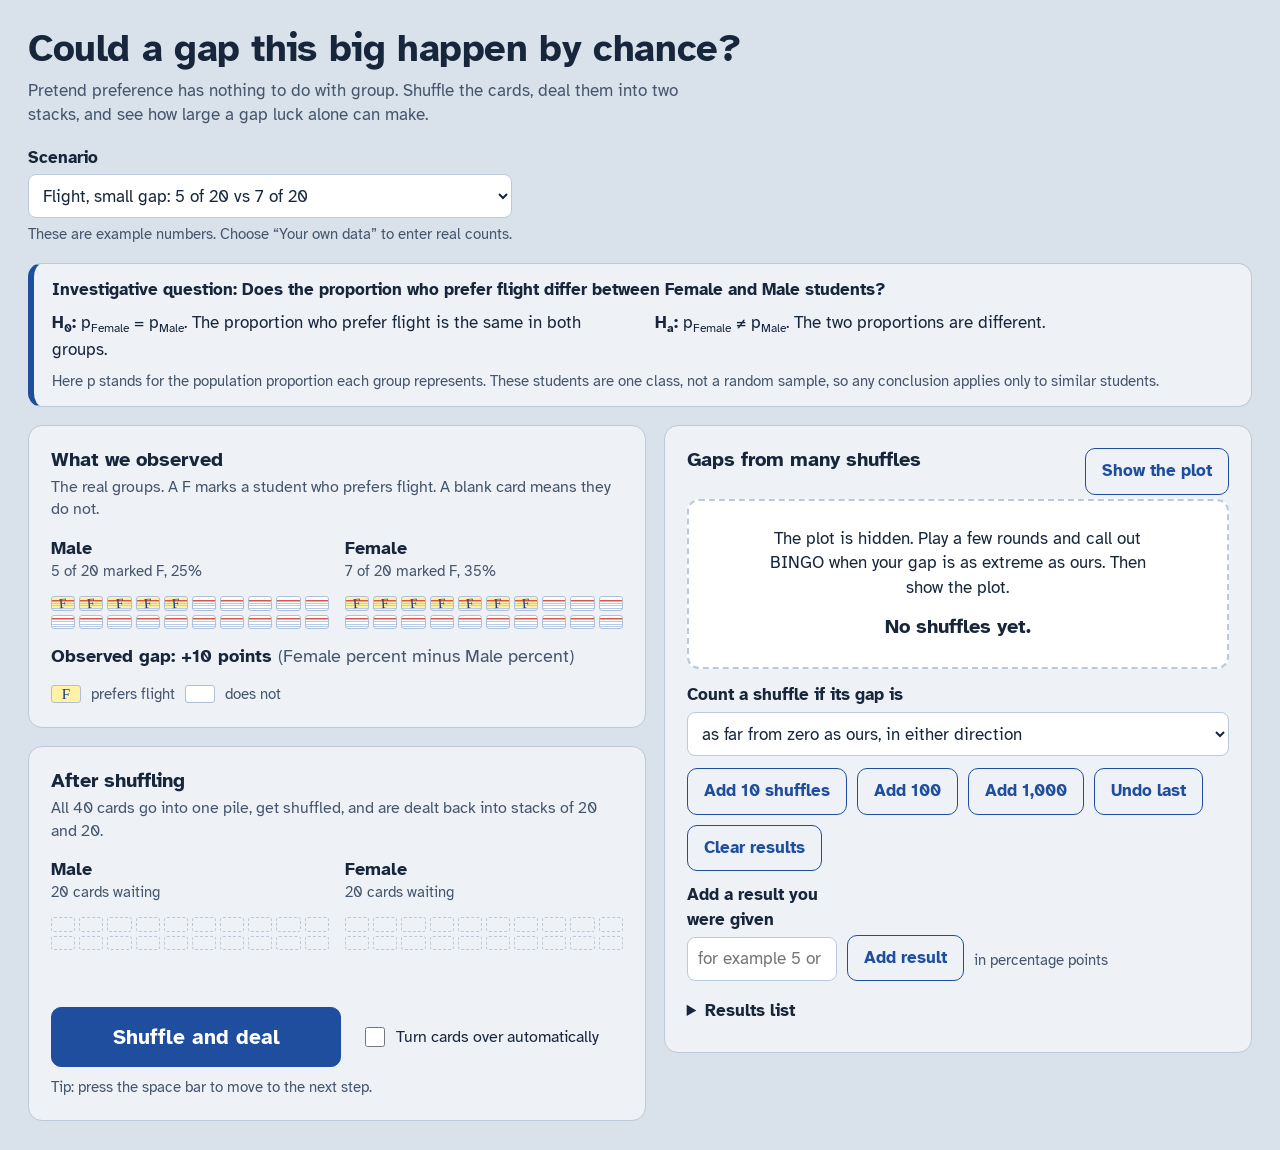
<file: tools/superpower-gap-demo.html>
<!DOCTYPE html>
<html lang="en">
<head>
<meta charset="utf-8">
<meta name="viewport" content="width=device-width, initial-scale=1, viewport-fit=cover">
<title>Could a gap this big happen by chance?</title>
<link rel="preconnect" href="https://fonts.googleapis.com">
<link rel="preconnect" href="https://fonts.gstatic.com" crossorigin>
<link href="https://fonts.googleapis.com/css2?family=Atkinson+Hyperlegible:wght@400;700&family=Permanent+Marker&display=swap" rel="stylesheet">
<style>
:root{
  box-sizing:border-box;
  padding-top:env(safe-area-inset-top,0px);
  padding-bottom:env(safe-area-inset-bottom,0px);
  --desk:#D9E1EA;
  --panel:#EEF2F7;
  --panel-edge:#BCC9D9;
  --ink:#17263B;
  --ink-soft:#44556C;
  --accent:#1F4E9E;
  --accent-ink:#FFFFFF;
  --dot:#2D4F86;
  --extreme:#B3202A;
  --shade:rgba(179,32,42,.10);
  --grid:#B4C2D3;
  --field:#FFFFFF;
  --focus:#1F4E9E;
  /* index cards stay paper in both themes */
  --paper:#FFFFFF;
  --paper-hi:#FFF1A6;
  --paper-edge:#AFC0D6;
  --rule-blue:#B5CBE8;
  --rule-red:#D4574E;
  --mark:#1B3A8C;
  --back-a:#3F5E8E;
  --back-b:#375483;
}
@media (prefers-color-scheme: dark){
  :root:not([data-theme="light"]){
    --desk:#111925;
    --panel:#1A2535;
    --panel-edge:#2C3B51;
    --ink:#E8EEF6;
    --ink-soft:#A9B7CA;
    --accent:#86AEF7;
    --accent-ink:#0E1A2C;
    --dot:#8DB2F2;
    --extreme:#FF8080;
    --shade:rgba(255,128,128,.15);
    --grid:#33445D;
    --field:#121B29;
    --focus:#86AEF7;
  }
}
:root[data-theme="dark"]{
  --desk:#111925;
  --panel:#1A2535;
  --panel-edge:#2C3B51;
  --ink:#E8EEF6;
  --ink-soft:#A9B7CA;
  --accent:#86AEF7;
  --accent-ink:#0E1A2C;
  --dot:#8DB2F2;
  --extreme:#FF8080;
  --shade:rgba(255,128,128,.15);
  --grid:#33445D;
  --field:#121B29;
  --focus:#86AEF7;
}
html{scroll-padding-top:env(safe-area-inset-top,0px)}
*,*::before,*::after{box-sizing:inherit}
body{
  margin:0;
  background:var(--desk);
  color:var(--ink);
  font-family:"Atkinson Hyperlegible","Segoe UI",system-ui,-apple-system,sans-serif;
  font-size:17px;
  line-height:1.45;
}
.wrap{max-width:1280px;margin:0 auto;padding:clamp(14px,2.4vw,28px)}
h1{font-size:clamp(26px,3.4vw,38px);line-height:1.12;margin:0 0 8px;letter-spacing:-.01em}
h2{font-size:20px;line-height:1.2;margin:0 0 4px}
p{margin:0}
.lede{max-width:60ch;color:var(--ink-soft)}
.top{display:flex;flex-wrap:wrap;gap:18px 40px;align-items:flex-end;justify-content:space-between;margin-bottom:18px}
.scenario{min-width:min(100%,330px)}
.scenario label,.field label{display:block;font-weight:700;margin-bottom:4px}
select,input[type="text"],input[type="number"]{
  font:inherit;color:var(--ink);background:var(--field);
  border:1.5px solid var(--panel-edge);border-radius:8px;padding:9px 10px;width:100%;min-height:44px;
}
.hint{font-size:14.5px;color:var(--ink-soft);margin-top:6px}
.custom{
  background:var(--panel);border:1.5px solid var(--panel-edge);border-radius:14px;
  padding:16px;margin-bottom:18px;
  display:grid;grid-template-columns:repeat(auto-fit,minmax(150px,1fr));gap:12px 14px;
}
.custom[hidden]{display:none}
.custom .wide{grid-column:1/-1}
.custom .msg{color:var(--extreme);font-weight:700;min-height:1.4em}
.hyp{
  background:var(--panel);border:1.5px solid var(--panel-edge);border-left:6px solid var(--accent);
  border-radius:14px;padding:14px 18px;margin-bottom:18px;
}
.hyp .hq{font-weight:700;margin-bottom:8px}
.hyp .hrow{display:grid;grid-template-columns:repeat(2,minmax(0,1fr));gap:6px 24px}
@media (max-width:700px){.hyp .hrow{grid-template-columns:minmax(0,1fr)}}
.hyp .hnote{font-size:14.5px;color:var(--ink-soft);margin-top:8px}
.hyp sub{font-size:.72em}
.board{display:grid;grid-template-columns:minmax(0,1.05fr) minmax(0,1fr);gap:18px;align-items:start}
@media (max-width:980px){.board{grid-template-columns:minmax(0,1fr)}}
.panel{
  background:var(--panel);border:1.5px solid var(--panel-edge);border-radius:14px;
  padding:clamp(14px,2vw,22px);margin-bottom:18px;
}
.board > section > .panel:last-child{margin-bottom:0}
.panel .sub{color:var(--ink-soft);font-size:15.5px;margin-bottom:14px;max-width:62ch}
.pair{display:grid;grid-template-columns:repeat(2,minmax(0,1fr));gap:16px}
@media (max-width:560px){.pair{grid-template-columns:minmax(0,1fr)}}
.ghead{display:flex;flex-direction:column;margin-bottom:8px;min-height:3.1em}
.gname{font-weight:700;font-size:18px}
.gmeta{font-size:15px;color:var(--ink-soft)}
.cards{display:grid;grid-template-columns:repeat(var(--cols),minmax(0,1fr));gap:4px;container-type:inline-size}
.cards.dense{gap:2px}
.slot{aspect-ratio:5/3;border:1.5px dashed var(--panel-edge);border-radius:3px}
.card{aspect-ratio:5/3;perspective:700px}
.inner{
  position:relative;width:100%;height:100%;transform-style:preserve-3d;
  transition:transform .55s cubic-bezier(.3,.7,.2,1);
  transition-delay:calc(var(--i) * 12ms);
}
.card.down .inner{transform:rotateY(180deg)}
.face{position:absolute;inset:0;backface-visibility:hidden;-webkit-backface-visibility:hidden;border-radius:3px;border:1px solid var(--paper-edge);overflow:hidden}
.front{
  background:
    linear-gradient(var(--rule-red),var(--rule-red)) 0 26%/100% 1.5px no-repeat,
    linear-gradient(var(--rule-blue),var(--rule-blue)) 0 50%/100% 1px no-repeat,
    linear-gradient(var(--rule-blue),var(--rule-blue)) 0 72%/100% 1px no-repeat,
    linear-gradient(var(--rule-blue),var(--rule-blue)) 0 94%/100% 1px no-repeat,
    var(--paper);
  display:flex;align-items:center;justify-content:center;
}
.card.f .front{
  background:
    linear-gradient(var(--rule-red),var(--rule-red)) 0 26%/100% 1.5px no-repeat,
    linear-gradient(var(--rule-blue),var(--rule-blue)) 0 50%/100% 1px no-repeat,
    linear-gradient(var(--rule-blue),var(--rule-blue)) 0 72%/100% 1px no-repeat,
    linear-gradient(var(--rule-blue),var(--rule-blue)) 0 94%/100% 1px no-repeat,
    var(--paper-hi);
}
.back{
  transform:rotateY(180deg);
  background:repeating-linear-gradient(45deg,var(--back-a) 0 5px,var(--back-b) 5px 10px);
  border-color:#2D456C;
}
.mark{
  font-family:"Permanent Marker","Marker Felt","Bradley Hand","Comic Sans MS",cursive;
  color:var(--mark);line-height:1;
  font-size:calc(100cqw / var(--cols) * .5);
  transform:translateY(8%) rotate(-4deg);
}
.cards.nomark .mark{display:none}
@keyframes deal{
  from{opacity:0;transform:translate(-5cqw,-14px) rotate(-9deg) scale(.88)}
  to{opacity:1;transform:none}
}
.card.deal{animation:deal .36s cubic-bezier(.2,.8,.2,1) both;animation-delay:calc(var(--i) * 12ms)}
.legend{display:flex;flex-wrap:wrap;align-items:center;gap:6px 10px;margin-top:14px;font-size:15px;color:var(--ink-soft)}
.chip{display:inline-block;width:30px;aspect-ratio:5/3;border:1px solid var(--paper-edge);border-radius:3px;background:var(--paper);vertical-align:middle}
.chip.f{background:var(--paper-hi);position:relative}
.chip.f::after{content:attr(data-mark);position:absolute;inset:0;display:flex;align-items:center;justify-content:center;font-family:"Permanent Marker","Marker Felt","Comic Sans MS",cursive;color:var(--mark);font-size:15px}
.gap{margin-top:14px;font-size:18px;font-weight:700;min-height:1.5em}
.gap span{font-weight:400;color:var(--ink-soft)}
.bingo{
  display:inline-flex;align-items:baseline;gap:12px;margin-top:10px;
  border:4px solid var(--extreme);border-radius:10px;padding:6px 20px;
  background:var(--field);color:var(--extreme);
  transform:rotate(-3deg);animation:stamp .45s cubic-bezier(.2,.9,.3,1.2) both;
}
.bingo[hidden]{display:none}
.bingo b{font-family:"Permanent Marker","Marker Felt","Comic Sans MS",cursive;font-size:clamp(34px,4.2vw,52px);line-height:1.1;font-weight:400;letter-spacing:.02em}
.bingo span{font-size:16px;font-weight:700}
@keyframes stamp{from{opacity:0;transform:rotate(-3deg) scale(1.8)}to{opacity:1;transform:rotate(-3deg) scale(1)}}
.plothead{display:flex;flex-wrap:wrap;align-items:flex-start;justify-content:space-between;gap:10px 16px;margin-bottom:4px}
.hiddenbox{background:var(--field);border:2px dashed var(--panel-edge);border-radius:12px;padding:26px 20px;text-align:center;margin-bottom:14px}
.hiddenbox[hidden]{display:none}
.hiddenbox p{margin:0 auto;max-width:36ch}
.hiddenbox .tally{font-size:20px;font-weight:700;margin-top:12px}
#plotArea[hidden]{display:none}
.listview{font-size:15px;color:var(--ink);background:var(--field);border:1.5px solid var(--panel-edge);border-radius:8px;min-height:90px;max-height:220px;overflow:auto;padding:8px 10px;white-space:pre-wrap;line-height:1.7;font-variant-numeric:tabular-nums}
.listview:empty::before{content:"No results yet.";color:var(--ink-soft)}
.listview .hit{color:var(--extreme);font-weight:700}
.actions{display:flex;flex-wrap:wrap;align-items:center;gap:12px 20px;margin-top:16px}
button{
  font:inherit;font-weight:700;cursor:pointer;
  border-radius:10px;border:1.5px solid var(--accent);
  background:transparent;color:var(--accent);
  padding:10px 16px;min-height:44px;
}
button:hover{background:color-mix(in srgb,var(--accent) 12%,transparent)}
button.primary{
  background:var(--accent);color:var(--accent-ink);
  font-size:21px;padding:14px 26px;min-height:58px;min-width:min(100%,290px);
}
button.primary:hover{background:var(--accent);filter:brightness(1.08)}
:focus-visible{outline:3px solid var(--focus);outline-offset:3px}
.check{display:flex;align-items:center;gap:8px;font-size:16px;cursor:pointer}
.check input{width:20px;height:20px;accent-color:var(--accent)}
.tip{font-size:14.5px;color:var(--ink-soft);margin-top:10px}
.plotbox{overflow-x:auto}
svg{display:block;width:100%;height:auto;min-width:420px}
svg text{font-family:inherit;fill:var(--ink)}
.axis-t{font-size:13.5px;fill:var(--ink-soft)}
.obs-t{font-size:14.5px;font-weight:700;fill:var(--extreme)}
.empty-t{font-size:17px;fill:var(--ink-soft)}
.key{display:flex;flex-wrap:wrap;gap:6px 18px;font-size:15px;color:var(--ink-soft);margin:6px 0 14px}
.key i{display:inline-block;width:12px;height:12px;border-radius:50%;margin-right:6px;vertical-align:-1px}
.stats{display:grid;grid-template-columns:repeat(3,minmax(0,1fr));gap:10px;margin-bottom:14px}
.stat{background:var(--field);border:1.5px solid var(--panel-edge);border-radius:10px;padding:10px 12px}
.stat .num{display:block;font-size:30px;font-weight:700;line-height:1.1;font-variant-numeric:tabular-nums}
.stat .lab{display:block;font-size:14px;color:var(--ink-soft);line-height:1.25;margin-top:2px}
.stat.p .num{color:var(--extreme)}
.sentence{background:var(--field);border-left:5px solid var(--extreme);border-radius:6px;padding:10px 14px;margin-bottom:14px}
.sentence[hidden]{display:none}
.row{display:flex;flex-wrap:wrap;gap:10px;align-items:center;margin-bottom:12px}
.row.add{align-items:flex-end}
.row .field{flex:1 1 170px}
.row .field.small{flex:0 1 150px}
details{margin-top:6px}
summary{cursor:pointer;font-weight:700;padding:6px 0}
textarea{
  font:inherit;font-size:15px;color:var(--ink);background:var(--field);
  border:1.5px solid var(--panel-edge);border-radius:8px;width:100%;min-height:90px;padding:8px 10px;resize:vertical;
}
.sr{position:absolute;width:1px;height:1px;overflow:hidden;clip:rect(0 0 0 0);white-space:nowrap}
@media (prefers-reduced-motion: reduce){
  .inner{transition:none}
  .card.deal{animation:none}
  .bingo{animation:none}
}
</style>
</head>
<body>
<main class="wrap">
  <header class="top">
    <div>
      <h1>Could a gap this big happen by chance?</h1>
      <p class="lede">Pretend preference has nothing to do with group. Shuffle the cards, deal them into two stacks, and see how large a gap luck alone can make.</p>
    </div>
    <div class="scenario">
      <label for="scenarioSel">Scenario</label>
      <select id="scenarioSel"></select>
      <p class="hint" id="scenarioHint">These are example numbers. Choose “Your own data” to enter real counts.</p>
    </div>
  </header>

  <section class="custom" id="customBox" hidden aria-label="Enter your own data">
    <div class="field wide"><label for="cPref">Superpower or preference</label><input type="text" id="cPref" maxlength="24" autocomplete="off"></div>
    <div class="field"><label for="cAName">First group</label><input type="text" id="cAName" maxlength="20" autocomplete="off"></div>
    <div class="field"><label for="cAN">Students in first group</label><input type="number" id="cAN" min="1" max="120" step="1" inputmode="numeric"></div>
    <div class="field"><label for="cAX">Of those, how many prefer it</label><input type="number" id="cAX" min="0" max="120" step="1" inputmode="numeric"></div>
    <div class="field"><label for="cBName">Second group</label><input type="text" id="cBName" maxlength="20" autocomplete="off"></div>
    <div class="field"><label for="cBN">Students in second group</label><input type="number" id="cBN" min="1" max="120" step="1" inputmode="numeric"></div>
    <div class="field"><label for="cBX">Of those, how many prefer it</label><input type="number" id="cBX" min="0" max="120" step="1" inputmode="numeric"></div>
    <p class="msg wide" id="customMsg" role="status"></p>
  </section>

  <section class="hyp" id="hyp" aria-label="Question and hypotheses">
    <p class="hq" id="hypQ"></p>
    <div class="hrow">
      <p id="hypH0"></p>
      <p id="hypHa"></p>
    </div>
    <p class="hnote" id="hypNote"></p>
  </section>

  <div class="board">
    <section aria-label="Cards">
      <div class="panel" id="observedPanel">
        <h2>What we observed</h2>
        <p class="sub" id="obsSub"></p>
        <div class="pair">
          <div id="obsA"></div>
          <div id="obsB"></div>
        </div>
        <p class="gap" id="obsGap"></p>
        <div class="legend" id="legend"></div>
      </div>

      <div class="panel" id="shufflePanel">
        <h2>After shuffling</h2>
        <p class="sub" id="shufSub"></p>
        <div class="pair">
          <div id="simA"></div>
          <div id="simB"></div>
        </div>
        <p class="gap" id="simGap"></p>
        <div class="bingo" id="bingo" role="status" hidden><b>BINGO!</b><span>as extreme as ours</span></div>
        <div class="actions">
          <button type="button" class="primary" id="primary">Shuffle and deal</button>
          <label class="check"><input type="checkbox" id="auto"> Turn cards over automatically</label>
        </div>
        <p class="tip">Tip: press the space bar to move to the next step.</p>
      </div>
    </section>

    <section aria-label="Results">
      <div class="panel">
        <div class="plothead">
          <h2>Gaps from many shuffles</h2>
          <button type="button" id="togglePlot" aria-expanded="false" aria-controls="plotArea">Show the plot</button>
        </div>
        <div class="hiddenbox" id="hiddenBox">
          <p>The plot is hidden. Play a few rounds and call out BINGO when your gap is as extreme as ours. Then show the plot.</p>
          <p class="tally" id="tally"></p>
        </div>
        <div id="plotArea" hidden>
        <p class="sub">Each dot is one shuffle. The red line marks the gap we actually observed.</p>
        <div class="plotbox"><svg id="plot" viewBox="0 0 720 340" role="img" aria-label="Dot plot of shuffle results"></svg></div>
        <div class="key">
          <span><i style="background:var(--extreme)"></i>as extreme as ours (counted)</span>
          <span><i style="background:var(--dot)"></i>not as extreme</span>
        </div>

        <div class="stats">
          <div class="stat"><span class="num" id="statN">0</span><span class="lab">shuffles recorded</span></div>
          <div class="stat"><span class="num" id="statK">0</span><span class="lab">as extreme as ours</span></div>
          <div class="stat p"><span class="num" id="statP">&ndash;</span><span class="lab">estimated p-value</span></div>
        </div>

        <div class="sentence" id="sentence" hidden></div>

        <div class="row">
          <label class="check"><input type="checkbox" id="showSentence"> Show the sentence that explains the share</label>
        </div>
        </div>

        <div class="row field" style="display:block">
          <label for="tailSel" style="font-weight:700;display:block;margin-bottom:4px">Count a shuffle if its gap is</label>
          <select id="tailSel">
            <option value="two">as far from zero as ours, in either direction</option>
            <option value="high">as high as ours or higher</option>
            <option value="low">as low as ours or lower</option>
          </select>
        </div>

        <div class="row">
          <button type="button" id="add10">Add 10 shuffles</button>
          <button type="button" id="add100">Add 100</button>
          <button type="button" id="add1000">Add 1,000</button>
          <button type="button" id="undo">Undo last</button>
          <button type="button" id="clear">Clear results</button>
        </div>

        <div class="row add">
          <div class="field small">
            <label for="manual" style="font-weight:700;display:block;margin-bottom:4px">Add a result you were given</label>
            <input type="text" id="manual" inputmode="decimal" placeholder="for example 5 or &minus;10" autocomplete="off">
          </div>
          <button type="button" id="addManual">Add result</button>
          <span class="hint" style="margin:0 0 10px">in percentage points</span>
        </div>

        <details>
          <summary>Results list</summary>
          <div class="row" style="margin-top:6px">
            <label for="sep" style="font-weight:700">Separate with</label>
            <select id="sep" style="width:auto"><option value="comma">commas</option><option value="nl">new lines</option></select>
            <button type="button" id="copy">Copy list</button>
          </div>
          <div id="listView" class="listview" tabindex="0" role="group" aria-label="Results in percentage points, with bingo values in red"></div>
          <textarea id="list" class="sr" readonly aria-hidden="true" tabindex="-1"></textarea>
          <p class="hint" style="margin-top:6px">Red numbers are bingos, the gaps as extreme as ours.</p>
        </details>
      </div>
    </section>
  </div>
</main>
<div class="sr" id="live" aria-live="polite"></div>

<script>
(function(){
  'use strict';
  var MINUS = '\u2212';
  var reduce = !!(window.matchMedia && window.matchMedia('(prefers-reduced-motion: reduce)').matches);

  var PRESETS = {
    flight20:     {label:'Flight, small gap: 5 of 20 vs 7 of 20', pref:'Flight',
                   A:{name:'Male',n:20,x:5},  B:{name:'Female',n:20,x:7}},
    telepathy:    {label:'Telepathy, medium gap: 5 of 20 vs 10 of 20', pref:'Telepathy',
                   A:{name:'Male',n:20,x:5},  B:{name:'Female',n:20,x:10}},
    invisibility: {label:'Invisibility, large gap: 4 of 20 vs 12 of 20', pref:'Invisibility',
                   A:{name:'Male',n:20,x:4},  B:{name:'Female',n:20,x:12}}
  };

  var sc = clone(PRESETS.flight20);
  var results = [];
  var deal = null;          // {a:[], b:[], d:number, revealed:boolean}
  var phase = 'idle';       // idle | dealt | shown
  var tail = 'two';
  var lastD = null;
  var autoTimer = null;
  var plotShown = false;

  function $(id){ return document.getElementById(id); }
  function clone(o){ return JSON.parse(JSON.stringify(o)); }
  function sum(a){ var s = 0; for (var i = 0; i < a.length; i++) s += a[i]; return s; }
  function esc(t){ return String(t).replace(/[&<>"]/g, function(c){ return {'&':'&amp;','<':'&lt;','>':'&gt;','"':'&quot;'}[c]; }); }

  function pct(p){
    var v = Math.round(p * 1000) / 10;
    return (v % 1 === 0 ? v.toFixed(0) : v.toFixed(1)) + '%';
  }
  function pts(d){
    var v = Math.round(d * 1000) / 10;
    var s = Math.abs(v);
    var t = (s % 1 === 0) ? s.toFixed(0) : s.toFixed(1);
    return (v > 0 ? '+' : v < 0 ? MINUS : '') + t;
  }
  function mark(){
    var c = (sc.pref || '').trim().charAt(0).toUpperCase();
    return c || 'F';
  }
  function prefLower(){ return (sc.pref || 'this superpower').trim().toLowerCase(); }
  function obsGap(){ return sc.B.x / sc.B.n - sc.A.x / sc.A.n; }

  function isExtreme(d){
    var eps = 1e-9, o = obsGap();
    if (tail === 'two')  return Math.abs(d) + eps >= Math.abs(o);
    if (tail === 'high') return d + eps >= o;
    return d - eps <= o;
  }

  /* ---------- simulation ---------- */
  function dealOnce(){
    var N = sc.A.n + sc.B.n, T = sc.A.x + sc.B.x, deck = [], i;
    for (i = 0; i < N; i++) deck.push(i < T ? 1 : 0);
    for (i = N - 1; i > 0; i--){
      var j = Math.floor(Math.random() * (i + 1));
      var t = deck[i]; deck[i] = deck[j]; deck[j] = t;
    }
    var a = deck.slice(0, sc.A.n), b = deck.slice(sc.A.n);
    return { a:a, b:b, d: sum(b) / sc.B.n - sum(a) / sc.A.n, revealed:false };
  }
  function simulateMany(k){
    var nA = sc.A.n, nB = sc.B.n, N = nA + nB, T = sc.A.x + sc.B.x;
    var deck = new Uint8Array(N), i, r;
    for (i = 0; i < T; i++) deck[i] = 1;
    for (r = 0; r < k; r++){
      for (i = 0; i < nA; i++){
        var j = i + Math.floor(Math.random() * (N - i));
        var t = deck[i]; deck[i] = deck[j]; deck[j] = t;
      }
      var xa = 0;
      for (i = 0; i < nA; i++) xa += deck[i];
      results.push((T - xa) / nB - xa / nA);
    }
    lastD = results.length ? results[results.length - 1] : null;
  }

  /* ---------- cards ---------- */
  function colsFor(n){
    if (n <= 40) return Math.max(5, Math.min(10, n));
    return Math.ceil(Math.sqrt(n * 2));
  }
  function observedArr(G){
    var arr = [], i;
    for (i = 0; i < G.n; i++) arr.push(i < G.x ? 1 : 0);
    return arr;
  }
  function cardsHTML(arr, down, dealt){
    var m = esc(mark());
    var cols = colsFor(arr.length);
    var cls = 'cards' + (arr.length > 60 ? ' dense' : '') + (cols > 18 ? ' nomark' : '');
    var out = '<div class="' + cls + '" style="--cols:' + cols + '">';
    for (var i = 0; i < arr.length; i++){
      out += '<div class="card' + (arr[i] ? ' f' : '') + (down ? ' down' : '') + (dealt ? ' deal' : '') +
             '" style="--i:' + i + '"><div class="inner"><div class="face front"><span class="mark">' +
             (arr[i] ? m : '') + '</span></div><div class="face back"></div></div></div>';
    }
    return out + '</div>';
  }
  function slotsHTML(n){
    var cols = colsFor(n);
    var out = '<div class="cards' + (n > 60 ? ' dense' : '') + '" style="--cols:' + cols + '">';
    for (var i = 0; i < n; i++) out += '<div class="slot"></div>';
    return out + '</div>';
  }
  function headHTML(name, metaId, meta){
    return '<div class="ghead"><span class="gname">' + esc(name) + '</span><span class="gmeta" id="' + metaId + '">' + meta + '</span></div>';
  }

  function renderObserved(){
    var A = sc.A, B = sc.B, m = mark();
    $('obsSub').textContent = 'The real groups. A ' + m + ' marks a student who prefers ' + prefLower() + '. A blank card means they do not.';
    $('obsA').innerHTML = headHTML(A.name, 'obsMetaA', A.x + ' of ' + A.n + ' marked ' + esc(m) + ', ' + pct(A.x / A.n)) + cardsHTML(observedArr(A), false, false);
    $('obsB').innerHTML = headHTML(B.name, 'obsMetaB', B.x + ' of ' + B.n + ' marked ' + esc(m) + ', ' + pct(B.x / B.n)) + cardsHTML(observedArr(B), false, false);
    $('obsGap').innerHTML = 'Observed gap: ' + pts(obsGap()) + ' points <span>(' + esc(B.name) + ' percent minus ' + esc(A.name) + ' percent)</span>';
    $('legend').innerHTML = '<span class="chip f" data-mark="' + esc(m) + '"></span> prefers ' + esc(prefLower()) + ' <span class="chip"></span> does not';
    $('shufSub').textContent = 'All ' + (A.n + B.n) + ' cards go into one pile, get shuffled, and are dealt back into stacks of ' + A.n + ' and ' + B.n + '.';
  }

  function renderStacks(animateDeal){
    var m = mark();
    ['A','B'].forEach(function(g){
      var G = sc[g], el = $('sim' + g);
      if (!deal){
        el.innerHTML = headHTML(G.name, 'simMeta' + g, G.n + ' cards waiting') + slotsHTML(G.n);
        return;
      }
      var arr = g === 'A' ? deal.a : deal.b;
      var meta = deal.revealed ? (sum(arr) + ' of ' + G.n + ' marked ' + esc(m) + ', ' + pct(sum(arr) / G.n)) : (G.n + ' cards, face down');
      el.innerHTML = headHTML(G.name, 'simMeta' + g, meta) + cardsHTML(arr, !deal.revealed, !!animateDeal);
    });
    updateSimGap();
  }
  function updateSimGap(){
    var el = $('simGap');
    if (deal && deal.revealed){
      el.innerHTML = 'This shuffle: ' + pts(deal.d) + ' points <span>(observed was ' + pts(obsGap()) + ')</span>';
    } else {
      el.innerHTML = '';
    }
    $('bingo').hidden = !(deal && deal.revealed && isExtreme(deal.d));
  }

  function setPrimary(){
    var b = $('primary');
    b.textContent = phase === 'dealt' ? 'Turn the cards over' : (phase === 'shown' ? 'Shuffle and deal again' : 'Shuffle and deal');
  }

  function doDeal(){
    clearTimeout(autoTimer);
    deal = dealOnce();
    phase = 'dealt';
    renderStacks(true);
    setPrimary();
    if ($('auto').checked) autoTimer = setTimeout(reveal, reduce ? 0 : 1000);
  }

  function reveal(){
    if (!deal || deal.revealed) return;
    clearTimeout(autoTimer);
    var tok = deal;
    deal.revealed = true;
    phase = 'shown';
    var cards = document.querySelectorAll('#simA .card, #simB .card');
    for (var i = 0; i < cards.length; i++) cards[i].classList.remove('down');
    results.push(deal.d);
    lastD = deal.d;
    setPrimary();
    setTimeout(function(){
      if (deal === tok){
        var m = mark();
        ['A','B'].forEach(function(g){
          var arr = g === 'A' ? tok.a : tok.b, G = sc[g], e = $('simMeta' + g);
          if (e) e.textContent = sum(arr) + ' of ' + G.n + ' marked ' + m + ', ' + pct(sum(arr) / G.n);
        });
        updateSimGap();
      }
      renderPlot();
      renderReadout();
      announce('Shuffle result: ' + sc.B.name + ' minus ' + sc.A.name + ' is ' + pts(tok.d) + ' percentage points.' + (isExtreme(tok.d) ? ' Bingo! As extreme as the observed gap.' : ''));
    }, reduce ? 0 : 650);
  }

  function primary(){
    if (phase === 'dealt') reveal(); else doDeal();
  }

  /* ---------- plot ---------- */
  var SVGNS = 'http://www.w3.org/2000/svg';
  function renderPlot(){
    var svg = $('plot');
    var W = 720, H = 340, L = 26, Rm = 26, T = 38, Bm = 62;
    var pw = W - L - Rm, ph = H - T - Bm, base = T + ph;
    var o = obsGap(), i;
    var maxAbs = Math.abs(o);
    for (i = 0; i < results.length; i++){ var a = Math.abs(results[i]); if (a > maxAbs) maxAbs = a; }
    var R = Math.max(0.3, Math.ceil((maxAbs + 0.02) * 10 - 1e-9) / 10);
    function xs(v){ return L + (v + R) / (2 * R) * pw; }

    var counts = {}, ext = {}, maxC = 0, keys;
    for (i = 0; i < results.length; i++){
      var d = results[i], k = Math.round(d * 100);
      counts[k] = (counts[k] || 0) + 1;
      if (counts[k] > maxC) maxC = counts[k];
      if (isExtreme(d)) ext[k] = (ext[k] || 0) + 1;
    }
    keys = Object.keys(counts).map(Number);

    var binPx = pw / (2 * R * 100);
    var r = Math.min(9, binPx / 2 - 0.4, maxC ? ph / (2 * maxC) : 9);
    var barMode = r < 2.4;

    var s = '';
    // tail shading
    var ao = Math.abs(o);
    if (tail === 'two'){
      s += '<rect x="' + L + '" y="' + T + '" width="' + (xs(-ao) - L) + '" height="' + ph + '" style="fill:var(--shade)"/>';
      s += '<rect x="' + xs(ao) + '" y="' + T + '" width="' + (L + pw - xs(ao)) + '" height="' + ph + '" style="fill:var(--shade)"/>';
    } else if (tail === 'high'){
      s += '<rect x="' + xs(o) + '" y="' + T + '" width="' + (L + pw - xs(o)) + '" height="' + ph + '" style="fill:var(--shade)"/>';
    } else {
      s += '<rect x="' + L + '" y="' + T + '" width="' + (xs(o) - L) + '" height="' + ph + '" style="fill:var(--shade)"/>';
    }
    // grid ticks + labels
    var step = R <= 0.3 ? 0.05 : 0.1, nt = Math.round(2 * R / step), ti;
    for (ti = 0; ti <= nt; ti++){
      var vv = Math.round((-R + ti * step) * 100) / 100, x = xs(vv);
      var zero = Math.abs(vv) < 1e-9;
      s += '<line x1="' + x + '" x2="' + x + '" y1="' + T + '" y2="' + base + '" style="stroke:var(--grid);stroke-width:' + (zero ? 1.6 : 0.6) + '"/>';
      var lab = Math.round(vv * 100);
      s += '<text class="axis-t" x="' + x + '" y="' + (base + 20) + '" text-anchor="middle">' + (lab < 0 ? MINUS + Math.abs(lab) : lab) + '</text>';
    }
    s += '<line x1="' + L + '" x2="' + (L + pw) + '" y1="' + base + '" y2="' + base + '" style="stroke:var(--ink-soft);stroke-width:1.4"/>';
    s += '<text class="axis-t" x="' + (W / 2) + '" y="' + (H - 12) + '" text-anchor="middle">Gap in the percent of ' + esc(mark()) + ' cards, ' + esc(sc.B.name) + ' stack minus ' + esc(sc.A.name) + ' stack (percentage points)</text>';

    // data
    var kk, c, e, j, cx, cy;
    if (barMode){
      var bw = Math.max(1.5, binPx * 0.9), maxH = ph - 8;
      for (i = 0; i < keys.length; i++){
        kk = keys[i]; c = counts[kk]; e = ext[kk] || 0;
        cx = xs(kk / 100);
        var hAll = c / maxC * maxH, hExt = e / maxC * maxH;
        s += '<rect x="' + (cx - bw / 2) + '" y="' + (base - hAll) + '" width="' + bw + '" height="' + (hAll - hExt) + '" style="fill:var(--dot)"/>';
        if (e) s += '<rect x="' + (cx - bw / 2) + '" y="' + (base - hExt) + '" width="' + bw + '" height="' + hExt + '" style="fill:var(--extreme)"/>';
      }
    } else {
      for (i = 0; i < keys.length; i++){
        kk = keys[i]; c = counts[kk]; e = ext[kk] || 0;
        cx = xs(kk / 100);
        for (j = 0; j < c; j++){
          cy = base - r - j * 2 * r - 1;
          s += '<circle cx="' + cx + '" cy="' + cy + '" r="' + r + '" style="fill:' + (j >= c - e ? 'var(--extreme)' : 'var(--dot)') + '"/>';
        }
      }
      if (lastD !== null && results.length){
        var lk = Math.round(lastD * 100), lc = counts[lk] || 1;
        s += '<circle cx="' + xs(lk / 100) + '" cy="' + (base - r - (lc - 1) * 2 * r - 1) + '" r="' + (r + 2.5) + '" style="fill:none;stroke:var(--ink);stroke-width:2"/>';
      }
    }

    // observed marker(s)
    s += '<line x1="' + xs(o) + '" x2="' + xs(o) + '" y1="' + (T - 8) + '" y2="' + base + '" style="stroke:var(--extreme);stroke-width:2.6"/>';
    if (tail === 'two' && ao > 1e-9){
      s += '<line x1="' + xs(-o) + '" x2="' + xs(-o) + '" y1="' + T + '" y2="' + base + '" style="stroke:var(--extreme);stroke-width:2" stroke-dasharray="6 5"/>';
    }
    var anchor = xs(o) > W - 110 ? 'end' : (xs(o) < 110 ? 'start' : 'middle');
    s += '<text class="obs-t" x="' + xs(o) + '" y="' + (T - 14) + '" text-anchor="' + anchor + '">Our gap: ' + pts(o) + '</text>';

    if (!results.length){
      s += '<text class="empty-t" x="' + (W / 2) + '" y="' + (T + ph / 2) + '" text-anchor="middle">Shuffle and deal to place the first dot</text>';
    }
    svg.innerHTML = s;
    var k2 = 0;
    for (i = 0; i < keys.length; i++) k2 += ext[keys[i]] || 0;
    svg.setAttribute('aria-label', results.length + ' shuffle results plotted; ' + k2 + ' are as extreme as the observed gap of ' + pts(o) + ' points.');
  }

  function renderReadout(){
    var N = results.length, k = 0, i;
    for (i = 0; i < N; i++) if (isExtreme(results[i])) k++;
    $('statN').textContent = N.toLocaleString();
    $('statK').textContent = k.toLocaleString();
    $('statP').textContent = N ? (k / N).toFixed(3) : '\u2013';
    $('tally').textContent = N ? ('Shuffles so far: ' + N.toLocaleString() + '. Bingos: ' + k.toLocaleString() + '.') : 'No shuffles yet.';

    var box = $('sentence');
    if (N){
      var how = tail === 'two' ? 'at least this far from zero, in either direction,' : (tail === 'high' ? 'at least this high' : 'at least this low');
      box.textContent = 'Assuming ' + prefLower() + ' preference is unrelated to group, a gap ' + how + ' showed up in ' + k.toLocaleString() + ' of ' + N.toLocaleString() + ' shuffles, a share of ' + (k / N).toFixed(3) + '.';
    } else {
      box.textContent = 'Record some shuffles to see the sentence.';
    }
    box.hidden = !$('showSentence').checked;

    var sep = $('sep').value === 'nl' ? '\n' : ', ';
    var vals = results.map(function(d){ var x = Math.round(d * 10000) / 100; return (x === 0 ? 0 : x); });
    $('list').value = vals.join(sep);
    var listHTML = '';
    for (var vi = 0; vi < results.length; vi++){
      listHTML += (vi ? esc(sep) : '') + (isExtreme(results[vi]) ? '<span class="hit">' + vals[vi] + '</span>' : String(vals[vi]));
    }
    $('listView').innerHTML = listHTML;
  }

  function renderHyp(){
    var A = esc(sc.A.name), B = esc(sc.B.name), p = esc(prefLower());
    var q, rel, relText;
    if (tail === 'two'){
      q = 'Does the proportion who prefer ' + p + ' differ between ' + B + ' and ' + A + ' students?';
      rel = '\u2260'; relText = 'The two proportions are different.';
    } else if (tail === 'high'){
      q = 'Is the proportion who prefer ' + p + ' higher for ' + B + ' than for ' + A + ' students?';
      rel = '&gt;'; relText = 'The proportion is higher for ' + B + '.';
    } else {
      q = 'Is the proportion who prefer ' + p + ' lower for ' + B + ' than for ' + A + ' students?';
      rel = '&lt;'; relText = 'The proportion is lower for ' + B + '.';
    }
    $('hypQ').innerHTML = 'Investigative question: ' + q;
    $('hypH0').innerHTML = '<b>H<sub>0</sub>:</b> p<sub>' + B + '</sub> = p<sub>' + A + '</sub>. The proportion who prefer ' + p + ' is the same in both groups.';
    $('hypHa').innerHTML = '<b>H<sub>a</sub>:</b> p<sub>' + B + '</sub> ' + rel + ' p<sub>' + A + '</sub>. ' + relText;
    $('hypNote').textContent = 'Here p stands for the population proportion each group represents. These students are one class, not a random sample, so any conclusion applies only to similar students.';
  }

  function applyPlot(){
    $('plotArea').hidden = !plotShown;
    $('hiddenBox').hidden = plotShown;
    var b = $('togglePlot');
    b.textContent = plotShown ? 'Hide the plot' : 'Show the plot';
    b.setAttribute('aria-expanded', plotShown ? 'true' : 'false');
    if (plotShown){ renderPlot(); renderReadout(); }
  }

  function renderAll(){
    renderHyp();
    renderObserved();
    renderStacks(false);
    setPrimary();
    renderPlot();
    renderReadout();
    applyPlot();
  }
  function announce(t){ $('live').textContent = t; }

  function resetAll(){
    clearTimeout(autoTimer);
    results = []; deal = null; phase = 'idle'; lastD = null; plotShown = false;
    renderAll();
  }

  /* ---------- results controls ---------- */
  function addMany(k){ simulateMany(k); renderPlot(); renderReadout(); announce(k + ' shuffles added.'); }
  function addManual(){
    var raw = $('manual').value.replace(/\u2212/g, '-').replace('%', '').trim();
    var v = parseFloat(raw);
    if (!isFinite(v) || Math.abs(v) > 100){ announce('Enter a number of percentage points between -100 and 100.'); $('manual').focus(); return; }
    results.push(v / 100); lastD = v / 100;
    $('manual').value = ''; $('manual').focus();
    renderPlot(); renderReadout();
    announce('Added ' + pts(v / 100) + ' percentage points.');
  }

  /* ---------- scenario controls ---------- */
  function buildSelect(){
    var sel = $('scenarioSel'), h = '';
    Object.keys(PRESETS).forEach(function(k){ h += '<option value="' + k + '">' + esc(PRESETS[k].label) + '</option>'; });
    h += '<option value="custom">Your own data</option>';
    sel.innerHTML = h;
  }
  function fillCustom(){
    $('cPref').value = sc.pref; $('cAName').value = sc.A.name; $('cBName').value = sc.B.name;
    $('cAN').value = sc.A.n; $('cAX').value = sc.A.x; $('cBN').value = sc.B.n; $('cBX').value = sc.B.x;
  }
  function readCustom(){
    var n1 = parseInt($('cAN').value, 10), x1 = parseInt($('cAX').value, 10);
    var n2 = parseInt($('cBN').value, 10), x2 = parseInt($('cBX').value, 10);
    var msg = $('customMsg');
    var ok = [n1, x1, n2, x2].every(function(v){ return isFinite(v); });
    if (!ok){ msg.textContent = 'Fill in all four counts.'; return; }
    if (n1 < 1 || n2 < 1 || n1 > 120 || n2 > 120){ msg.textContent = 'Each group needs between 1 and 120 students.'; return; }
    if (x1 < 0 || x2 < 0 || x1 > n1 || x2 > n2){ msg.textContent = 'The number who prefer it can’t be more than the group size.'; return; }
    var T = x1 + x2;
    if (T === 0 || T === n1 + n2){ msg.textContent = 'Needs at least one student who prefers it and one who does not.'; return; }
    msg.textContent = '';
    sc = {
      pref: $('cPref').value.trim() || 'Superpower',
      A: { name: $('cAName').value.trim() || 'Group A', n: n1, x: x1 },
      B: { name: $('cBName').value.trim() || 'Group B', n: n2, x: x2 }
    };
    resetAll();
  }
  function onScenario(){
    var v = $('scenarioSel').value;
    if (v === 'custom'){
      $('customBox').hidden = false;
      $('scenarioHint').textContent = 'Type your real counts. The cards and plot update as you type.';
      fillCustom();
      resetAll();
    } else {
      $('customBox').hidden = true;
      $('customMsg').textContent = '';
      $('scenarioHint').textContent = 'These are example numbers. Choose “Your own data” to enter real counts.';
      sc = clone(PRESETS[v]);
      resetAll();
    }
  }

  /* ---------- wiring ---------- */
  function wire(){
    buildSelect();
    $('scenarioSel').addEventListener('change', onScenario);
    ['cPref','cAName','cAN','cAX','cBName','cBN','cBX'].forEach(function(id){ $(id).addEventListener('input', readCustom); });
    $('primary').addEventListener('click', primary);
    $('togglePlot').addEventListener('click', function(){ plotShown = !plotShown; applyPlot(); });
    $('add10').addEventListener('click', function(){ addMany(10); });
    $('add100').addEventListener('click', function(){ addMany(100); });
    $('add1000').addEventListener('click', function(){ addMany(1000); });
    $('undo').addEventListener('click', function(){ if (results.length){ results.pop(); lastD = results.length ? results[results.length - 1] : null; renderPlot(); renderReadout(); } });
    $('clear').addEventListener('click', function(){ results = []; lastD = null; renderPlot(); renderReadout(); announce('Results cleared.'); });
    $('addManual').addEventListener('click', addManual);
    $('manual').addEventListener('keydown', function(e){ if (e.key === 'Enter'){ e.preventDefault(); addManual(); } });
    $('tailSel').addEventListener('change', function(){ tail = this.value; renderHyp(); renderPlot(); renderReadout(); updateSimGap(); });
    $('showSentence').addEventListener('change', renderReadout);
    $('sep').addEventListener('change', renderReadout);
    $('copy').addEventListener('click', function(){
      var ta = $('list');
      function fallback(){ ta.select(); try { document.execCommand('copy'); announce('List copied.'); } catch (err) { announce('Select the list and copy it.'); } }
      if (navigator.clipboard && navigator.clipboard.writeText){
        navigator.clipboard.writeText(ta.value).then(function(){ announce('List copied.'); }, fallback);
      } else { fallback(); }
    });
    document.addEventListener('keydown', function(e){
      if ((e.code === 'Space' || e.key === ' ') && document.activeElement === document.body){
        e.preventDefault(); primary();
      }
    });
    var resizeT;
    window.addEventListener('resize', function(){ clearTimeout(resizeT); resizeT = setTimeout(renderPlot, 120); });
  }

  wire();
  renderAll();
  window.__shuffleTest = { state: function(){ return { sc: sc, results: results, phase: phase, tail: tail }; }, obsGap: obsGap, isExtreme: isExtreme };
})();
</script>
</body>
</html>
</file>
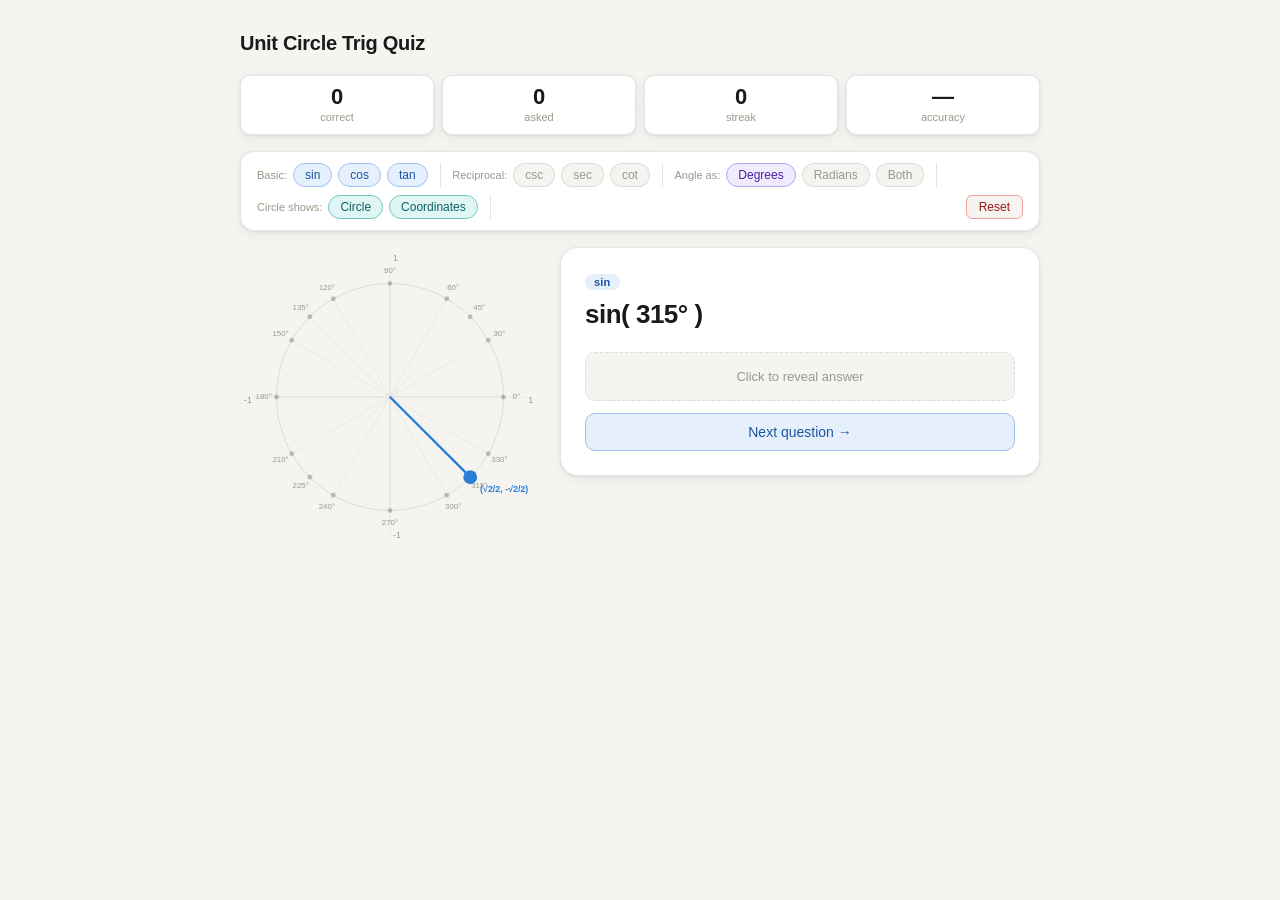
<file: tools/unit-circle-quiz.html>
<!DOCTYPE html>
<html lang="en">
<head>
<meta charset="UTF-8">
<meta name="viewport" content="width=device-width, initial-scale=1.0">
<title>Unit Circle Trig Quiz</title>
<style>
  *, *::before, *::after { box-sizing: border-box; margin: 0; padding: 0; }

  :root {
    --bg:          #ffffff;
    --bg-2:        #f5f4f1;
    --bg-3:        #eceae5;
    --text-1:      #1a1a1a;
    --text-2:      #555550;
    --text-3:      #99998a;
    --border-1:    rgba(0,0,0,0.10);
    --border-2:    rgba(0,0,0,0.22);
    --blue-bg:     #e6f0fc;
    --blue-text:   #1a55a0;
    --blue-bdr:    #a0c0f0;
    --orange-bg:   #fef2e0;
    --orange-text: #8a5000;
    --orange-bdr:  #f0c060;
    --green-bg:    #e6f5ec;
    --green-text:  #1a6030;
    --green-bdr:   #80cc99;
    --red-bg:      #fde8e8;
    --red-text:    #991a1a;
    --red-bdr:     #f0a0a0;
    --purple-bg:   #f0ecfe;
    --purple-text: #4a20a0;
    --purple-bdr:  #b8a0f0;
    --teal-bg:     #e0f6f4;
    --teal-text:   #0d6060;
    --teal-bdr:    #70c8c0;
    --shadow:      0 1px 3px rgba(0,0,0,0.07), 0 4px 14px rgba(0,0,0,0.05);
    --r-sm: 6px; --r-md: 10px; --r-lg: 14px; --r-xl: 18px;
  }

  @media (prefers-color-scheme: dark) {
    :root {
      --bg:          #1c1c1e;
      --bg-2:        #2c2c2e;
      --bg-3:        #3a3a3c;
      --text-1:      #f2f2f7;
      --text-2:      #aeaeb2;
      --text-3:      #6e6e73;
      --border-1:    rgba(255,255,255,0.10);
      --border-2:    rgba(255,255,255,0.22);
      --blue-bg:     #152840;
      --blue-text:   #70b0f0;
      --blue-bdr:    #2a4a70;
      --orange-bg:   #302000;
      --orange-text: #f0b040;
      --orange-bdr:  #604000;
      --green-bg:    #0c2618;
      --green-text:  #50c070;
      --green-bdr:   #185030;
      --red-bg:      #260c0c;
      --red-text:    #f07070;
      --red-bdr:     #501818;
      --purple-bg:   #1e1040;
      --purple-text: #a888f8;
      --purple-bdr:  #402090;
      --teal-bg:     #062020;
      --teal-text:   #40c0b8;
      --teal-bdr:    #106060;
      --shadow:      0 1px 3px rgba(0,0,0,0.25), 0 4px 14px rgba(0,0,0,0.20);
    }
  }

  body {
    font-family: -apple-system, BlinkMacSystemFont, 'Segoe UI', 'Helvetica Neue', Arial, sans-serif;
    background: var(--bg-2);
    color: var(--text-1);
    min-height: 100vh;
    display: flex;
    align-items: flex-start;
    justify-content: center;
    padding: 2rem 1rem 4rem;
  }

  .app { width: 100%; max-width: 800px; }

  .page-title {
    font-size: 20px; font-weight: 600;
    color: var(--text-1); margin-bottom: 1.25rem; letter-spacing: -0.3px;
  }

  /* Stats */
  .stats { display: grid; grid-template-columns: repeat(4,1fr); gap: 8px; margin-bottom: 1rem; }
  .stat {
    background: var(--bg); border: 0.5px solid var(--border-1);
    border-radius: var(--r-md); padding: 0.65rem 0.5rem;
    text-align: center; box-shadow: var(--shadow);
  }
  .stat-val { font-size: 22px; font-weight: 600; color: var(--text-1); line-height: 1; }
  .stat-lbl { font-size: 11px; color: var(--text-3); margin-top: 3px; }

  /* Toolbar */
  .toolbar {
    background: var(--bg); border: 0.5px solid var(--border-1);
    border-radius: var(--r-lg); padding: 0.7rem 1rem;
    margin-bottom: 1rem; display: flex; flex-wrap: wrap;
    gap: 8px 12px; align-items: center; box-shadow: var(--shadow);
  }
  .t-sec { display: flex; align-items: center; gap: 6px; flex-wrap: wrap; }
  .t-lbl { font-size: 11px; color: var(--text-3); font-weight: 500; white-space: nowrap; }
  .t-div { width: 0.5px; height: 24px; background: var(--border-1); flex-shrink: 0; }

  .pill {
    font-size: 12px; font-weight: 500; padding: 4px 11px;
    border-radius: 999px; border: 0.5px solid var(--border-1);
    background: var(--bg-2); color: var(--text-3);
    cursor: pointer; user-select: none; transition: all 0.13s;
  }
  .pill:hover { background: var(--bg-3); color: var(--text-2); }
  .pill.on.basic  { background: var(--blue-bg);   border-color: var(--blue-bdr);   color: var(--blue-text);   }
  .pill.on.recip  { background: var(--orange-bg);  border-color: var(--orange-bdr); color: var(--orange-text); }
  .pill.on.mode   { background: var(--purple-bg);  border-color: var(--purple-bdr); color: var(--purple-text); }
  .pill.on.teal   { background: var(--teal-bg);    border-color: var(--teal-bdr);   color: var(--teal-text);   }

  .tbtn {
    font-size: 12px; padding: 4px 12px; border-radius: var(--r-sm);
    border: 0.5px solid var(--border-1); background: var(--bg-2);
    color: var(--text-2); cursor: pointer; font-family: inherit; transition: background 0.12s;
  }
  .tbtn:hover { background: var(--bg-3); }
  .tbtn.danger { border-color: var(--red-bdr); color: var(--red-text); }
  .tbtn.danger:hover { background: var(--red-bg); }

  /* Layout */
  .main { display: flex; gap: 1.25rem; align-items: flex-start; flex-wrap: wrap; }
  .circle-panel { flex-shrink: 0; }
  svg.uc { display: block; }

  /* Question card */
  .q-panel { flex: 1; min-width: 270px; }
  .q-card {
    background: var(--bg); border: 0.5px solid var(--border-1);
    border-radius: var(--r-xl); padding: 1.5rem;
    box-shadow: var(--shadow); transition: background 0.25s;
  }

  .fn-badge {
    display: inline-block; font-size: 11px; font-weight: 600;
    padding: 2px 9px; border-radius: 999px;
    margin-bottom: 0.5rem; letter-spacing: 0.2px;
  }
  .fn-badge.basic { background: var(--blue-bg);  color: var(--blue-text);   }
  .fn-badge.recip { background: var(--orange-bg); color: var(--orange-text); }

  .q-text {
    font-size: 26px; font-weight: 600; color: var(--text-1);
    letter-spacing: -0.5px; margin-bottom: 1.25rem; line-height: 1.3;
  }
  .q-angle-alt {
    display: block; font-size: 14px; font-weight: 400;
    color: var(--text-3); margin-top: 4px;
  }

  .ans-cover {
    background: var(--bg-2); border: 1.5px dashed var(--border-1);
    border-radius: var(--r-md); padding: 1rem; text-align: center;
    cursor: pointer; font-size: 13px; color: var(--text-3);
    user-select: none; transition: all 0.12s;
  }
  .ans-cover:hover { background: var(--bg-3); color: var(--text-2); border-color: var(--border-2); }

  .ans-reveal {
    display: none; background: var(--green-bg);
    border: 0.5px solid var(--green-bdr);
    border-radius: var(--r-md); padding: 1.1rem; text-align: center;
  }
  .ans-val  { font-size: 34px; font-weight: 600; color: var(--green-text); line-height: 1; }
  .ans-note { font-size: 12px; color: var(--text-3); margin-top: 6px; line-height: 1.7; }

  .grade-row { display: none; gap: 8px; margin-top: 0.75rem; }
  .grade-btn {
    flex: 1; padding: 8px 0; font-size: 13px; font-weight: 500;
    font-family: inherit; border-radius: var(--r-md); cursor: pointer;
    border: 0.5px solid; transition: opacity 0.12s;
  }
  .grade-btn:hover { opacity: 0.8; }
  .grade-btn.yes { background: var(--green-bg); border-color: var(--green-bdr); color: var(--green-text); }
  .grade-btn.no  { background: var(--red-bg);   border-color: var(--red-bdr);   color: var(--red-text);   }

  .next-btn {
    width: 100%; margin-top: 0.75rem; padding: 10px 0;
    font-size: 14px; font-family: inherit; font-weight: 500;
    background: var(--blue-bg); border: 0.5px solid var(--blue-bdr);
    color: var(--blue-text); border-radius: var(--r-md); cursor: pointer;
    transition: opacity 0.12s;
  }
  .next-btn:hover { opacity: 0.8; }

  @keyframes flash-g { 0%,100%{ background: var(--bg); } 40%{ background: var(--green-bg); } }
  @keyframes flash-r { 0%,100%{ background: var(--bg); } 40%{ background: var(--red-bg);   } }
  .flash-g { animation: flash-g 0.5s ease; }
  .flash-r { animation: flash-r 0.5s ease; }

  @media (max-width: 520px) {
    .stats { grid-template-columns: repeat(2,1fr); }
    .q-text { font-size: 22px; }
    .ans-val { font-size: 28px; }
  }
</style>
</head>
<body>
<div class="app">

  <div class="page-title">Unit Circle Trig Quiz</div>

  <div class="stats">
    <div class="stat"><div class="stat-val" id="s-cor">0</div><div class="stat-lbl">correct</div></div>
    <div class="stat"><div class="stat-val" id="s-tot">0</div><div class="stat-lbl">asked</div></div>
    <div class="stat"><div class="stat-val" id="s-str">0</div><div class="stat-lbl">streak</div></div>
    <div class="stat"><div class="stat-val" id="s-pct">&#8212;</div><div class="stat-lbl">accuracy</div></div>
  </div>

  <div class="toolbar">
    <div class="t-sec">
      <span class="t-lbl">Basic:</span>
      <span class="pill on basic" data-fn="sin" onclick="toggleFn(this)">sin</span>
      <span class="pill on basic" data-fn="cos" onclick="toggleFn(this)">cos</span>
      <span class="pill on basic" data-fn="tan" onclick="toggleFn(this)">tan</span>
    </div>
    <div class="t-div"></div>
    <div class="t-sec">
      <span class="t-lbl">Reciprocal:</span>
      <span class="pill recip" data-fn="csc" onclick="toggleFn(this)">csc</span>
      <span class="pill recip" data-fn="sec" onclick="toggleFn(this)">sec</span>
      <span class="pill recip" data-fn="cot" onclick="toggleFn(this)">cot</span>
    </div>
    <div class="t-div"></div>
    <div class="t-sec">
      <span class="t-lbl">Angle as:</span>
      <span class="pill on mode" id="md-deg"  onclick="setMode('deg')">Degrees</span>
      <span class="pill    mode" id="md-rad"  onclick="setMode('rad')">Radians</span>
      <span class="pill    mode" id="md-both" onclick="setMode('both')">Both</span>
    </div>
    <div class="t-div"></div>
    <div class="t-sec">
      <span class="t-lbl">Circle shows:</span>
      <span class="pill on teal" id="show-circ"   onclick="toggleCircle()">Circle</span>
      <span class="pill on teal" id="show-coords" onclick="toggleCoords()">Coordinates</span>
    </div>
    <div class="t-div"></div>
    <div class="t-sec" style="margin-left:auto; gap:6px;">
      <button class="tbtn danger" onclick="resetStats()">Reset</button>
    </div>
  </div>

  <div class="main">

    <div class="circle-panel" id="circ-panel">
      <svg class="uc" width="300" height="300" viewBox="-152 -152 304 304">
        <circle cx="0" cy="0" r="115" fill="none" stroke="var(--border-1)" stroke-width="1"/>
        <line x1="-138" y1="0" x2="138" y2="0" stroke="var(--border-1)" stroke-width="0.5"/>
        <line x1="0" y1="-138" x2="0" y2="138" stroke="var(--border-1)" stroke-width="0.5"/>
        <text x="140"  y="4"    font-size="9" fill="var(--text-3)" text-anchor="start" dominant-baseline="middle">1</text>
        <text x="-140" y="4"    font-size="9" fill="var(--text-3)" text-anchor="end"   dominant-baseline="middle">-1</text>
        <text x="3"    y="-140" font-size="9" fill="var(--text-3)" text-anchor="start" dominant-baseline="middle">1</text>
        <text x="3"    y="140"  font-size="9" fill="var(--text-3)" text-anchor="start" dominant-baseline="middle">-1</text>
        <g id="uc-spokes"></g>
        <g id="uc-coords"></g>
        <g id="uc-hi"></g>
      </svg>
    </div>

    <div class="q-panel">
      <div class="q-card" id="q-card">
        <span class="fn-badge basic" id="fn-badge">sin</span>
        <div class="q-text" id="q-text">&#8212;</div>

        <div class="ans-cover" id="ans-cover" onclick="revealAnswer()">
          Click to reveal answer
        </div>
        <div class="ans-reveal" id="ans-reveal">
          <div class="ans-val"  id="ans-val">&#8212;</div>
          <div class="ans-note" id="ans-note"></div>
        </div>

        <div class="grade-row" id="grade-row">
          <button class="grade-btn yes" onclick="grade(true)">&#10003;&nbsp; Got it</button>
          <button class="grade-btn no"  onclick="grade(false)">&#10007;&nbsp; Missed it</button>
        </div>

        <button class="next-btn" onclick="nextQ()">Next question &#8594;</button>
      </div>
    </div>

  </div>
</div>

<script>
var ANGLES = [
  { deg:0,   rad:'0',         x:1,                y:0                },
  { deg:30,  rad:'\u03c0/6',  x:Math.sqrt(3)/2,   y:0.5              },
  { deg:45,  rad:'\u03c0/4',  x:Math.sqrt(2)/2,   y:Math.sqrt(2)/2   },
  { deg:60,  rad:'\u03c0/3',  x:0.5,              y:Math.sqrt(3)/2   },
  { deg:90,  rad:'\u03c0/2',  x:0,                y:1                },
  { deg:120, rad:'2\u03c0/3', x:-0.5,             y:Math.sqrt(3)/2   },
  { deg:135, rad:'3\u03c0/4', x:-Math.sqrt(2)/2,  y:Math.sqrt(2)/2   },
  { deg:150, rad:'5\u03c0/6', x:-Math.sqrt(3)/2,  y:0.5              },
  { deg:180, rad:'\u03c0',    x:-1,               y:0                },
  { deg:210, rad:'7\u03c0/6', x:-Math.sqrt(3)/2,  y:-0.5             },
  { deg:225, rad:'5\u03c0/4', x:-Math.sqrt(2)/2,  y:-Math.sqrt(2)/2  },
  { deg:240, rad:'4\u03c0/3', x:-0.5,             y:-Math.sqrt(3)/2  },
  { deg:270, rad:'3\u03c0/2', x:0,                y:-1               },
  { deg:300, rad:'5\u03c0/3', x:0.5,              y:-Math.sqrt(3)/2  },
  { deg:315, rad:'7\u03c0/4', x:Math.sqrt(2)/2,   y:-Math.sqrt(2)/2  },
  { deg:330, rad:'11\u03c0/6',x:Math.sqrt(3)/2,   y:-0.5             },
];

var FMT = {
  '1.000':'1',           '-1.000':'-1',         '0.000':'0',
  '0.500':'1/2',         '-0.500':'-1/2',
  '0.866':'\u221a3/2',   '-0.866':'-\u221a3/2',
  '0.707':'\u221a2/2',   '-0.707':'-\u221a2/2',
  '0.577':'\u221a3/3',   '-0.577':'-\u221a3/3',
  '1.732':'\u221a3',     '-1.732':'-\u221a3',
  '2.000':'2',           '-2.000':'-2',
  '1.414':'\u221a2',     '-1.414':'-\u221a2',
};

function fmt(n) {
  if (!isFinite(n)) return 'undefined';
  var k = n.toFixed(3);
  return FMT[k] || n.toFixed(3);
}

function getVal(fn, a) {
  var x = a.x, y = a.y;
  if (fn==='sin') return y;
  if (fn==='cos') return x;
  if (fn==='tan') return Math.abs(x)<1e-10 ? Infinity : y/x;
  if (fn==='csc') return Math.abs(y)<1e-10 ? Infinity : 1/y;
  if (fn==='sec') return Math.abs(x)<1e-10 ? Infinity : 1/x;
  if (fn==='cot') return Math.abs(y)<1e-10 ? Infinity : x/y;
}

var RECIP = {csc:1, sec:1, cot:1};
var activeFns   = {sin:1, cos:1, tan:1};
var angleMode   = 'deg';
var circleVisible = true;
var coordsVisible = true;
var correct=0, total=0, streak=0;
var curFn='', curAngle=null, curVal=null, revealed=false;

// ── Controls ──────────────────────────────────────────────────────────
function toggleFn(el) {
  var fn = el.dataset.fn;
  var keys = Object.keys(activeFns);
  if (activeFns[fn]) {
    if (keys.length===1) return;
    delete activeFns[fn];
    el.classList.remove('on');
  } else {
    activeFns[fn]=1;
    el.classList.add('on');
  }
}

function setMode(m) {
  angleMode = m;
  ['deg','rad','both'].forEach(function(id){
    document.getElementById('md-'+id).classList.toggle('on', id===m);
  });
  rebuildSpokes(); // re-label circle to match mode
  if (curAngle) { renderQuestion(); highlightAngle(curAngle); }
}

function toggleCircle() {
  circleVisible = !circleVisible;
  document.getElementById('circ-panel').style.display = circleVisible ? '' : 'none';
  document.getElementById('show-circ').classList.toggle('on', circleVisible);
}

function toggleCoords() {
  coordsVisible = !coordsVisible;
  document.getElementById('show-coords').classList.toggle('on', coordsVisible);
  if (curAngle) highlightAngle(curAngle);
}

function resetStats() {
  correct=0; total=0; streak=0; updateStats();
}

function updateStats() {
  document.getElementById('s-cor').textContent = correct;
  document.getElementById('s-tot').textContent = total;
  document.getElementById('s-str').textContent = streak;
  document.getElementById('s-pct').textContent = total===0 ? '\u2014' : Math.round(correct/total*100)+'%';
}

// ── SVG helpers ───────────────────────────────────────────────────────
var NS = 'http://www.w3.org/2000/svg';
function el(tag, attrs, text) {
  var e = document.createElementNS(NS, tag);
  if (attrs) Object.keys(attrs).forEach(function(k){ e.setAttribute(k, attrs[k]); });
  if (text !== undefined) e.textContent = text;
  return e;
}

// Determine what label to show on circle spokes based on current angleMode.
// 'both' shows "45° / π/4" style, otherwise matches the mode.
function spokeLabel(a) {
  if (angleMode === 'deg')  return a.deg + '\u00b0';
  if (angleMode === 'rad')  return a.rad;
  return a.deg + '\u00b0\u200a/\u200a' + a.rad; // thin-space / thin-space
}

function rebuildSpokes() {
  var g = document.getElementById('uc-spokes');
  g.innerHTML = '';
  var R = 115;
  ANGLES.forEach(function(a) {
    var px = (R*a.x).toFixed(1), py = (-R*a.y).toFixed(1);
    g.appendChild(el('line',{x1:'0',y1:'0',x2:px,y2:py,
      stroke:'var(--border-1)','stroke-width':'0.5'}));
    g.appendChild(el('circle',{cx:px,cy:py,r:'2.5',fill:'var(--border-2)'}));

    // Label — push further out when showing both to avoid overlap
    var dist = (angleMode==='both') ? 138 : 128;
    var lx = (dist*a.x).toFixed(1), ly = (-(dist*a.y)).toFixed(1);
    var fs = (angleMode==='both') ? '7' : '8';
    g.appendChild(el('text',{x:lx,y:ly,'font-size':fs,'text-anchor':'middle',
      'dominant-baseline':'middle',fill:'var(--text-3)'}, spokeLabel(a)));
  });
}

function highlightAngle(a) {
  var g = document.getElementById('uc-hi');
  g.innerHTML = '';
  var R = 115;
  var px = (R*a.x).toFixed(1), py = (-R*a.y).toFixed(1);

  g.appendChild(el('line',{x1:'0',y1:'0',x2:px,y2:py,
    stroke:'#2a7fd4','stroke-width':'2.5'}));
  g.appendChild(el('circle',{cx:px,cy:py,r:'7',fill:'#2a7fd4'}));

  // Show highlighted coordinate label only when coords are visible
  if (coordsVisible) {
    var ox = a.x >= 0 ? 10 : -10;
    var oy = a.y > 0 ? -15 : (a.y < 0 ? 15 : -15);
    var anchor = a.x >= 0 ? 'start' : 'end';
    if (Math.abs(a.x) < 0.01) anchor = 'middle';

    g.appendChild(el('text',{
      x:(parseFloat(px)+ox).toFixed(1),
      y:(parseFloat(py)+oy).toFixed(1),
      'font-size':'9','text-anchor':anchor,
      'font-weight':'600',fill:'#2a7fd4'
    },'('+fmt(a.x)+', '+fmt(a.y)+')'));
  }
}

// ── Question ──────────────────────────────────────────────────────────
function renderQuestion() {
  var mainText, subText = '';
  if (angleMode==='deg')       mainText = curFn + '( ' + curAngle.deg + '\u00b0 )';
  else if (angleMode==='rad')  mainText = curFn + '( ' + curAngle.rad + ' )';
  else {
    mainText = curFn + '( ' + curAngle.deg + '\u00b0 )';
    subText  = 'also written as: ' + curAngle.rad;
  }
  var qEl = document.getElementById('q-text');
  qEl.innerHTML = '';
  qEl.appendChild(document.createTextNode(mainText));
  if (subText) {
    var span = document.createElement('span');
    span.className = 'q-angle-alt';
    span.textContent = subText;
    qEl.appendChild(span);
  }
}

function revealAnswer() {
  if (revealed) return;
  revealed = true;
  document.getElementById('ans-cover').style.display = 'none';
  document.getElementById('ans-reveal').style.display = 'block';
  document.getElementById('grade-row').style.display = 'flex';

  var v = fmt(curVal);
  document.getElementById('ans-val').textContent = v;

  var cx = fmt(curAngle.x), cy = fmt(curAngle.y);
  var lines = [];
  if (v==='undefined') {
    lines.push('Denominator is zero \u2014 undefined');
  } else {
    if (curFn==='sin')      lines.push('y-coordinate  \u2192  ('+cx+', '+cy+')');
    else if (curFn==='cos') lines.push('x-coordinate  \u2192  ('+cx+', '+cy+')');
    else if (curFn==='tan') lines.push('y \u00f7 x  =  '+cy+' \u00f7 '+cx);
    else if (curFn==='csc') lines.push('1 \u00f7 sin  =  1 \u00f7 '+cy);
    else if (curFn==='sec') lines.push('1 \u00f7 cos  =  1 \u00f7 '+cx);
    else if (curFn==='cot') lines.push('x \u00f7 y  =  '+cx+' \u00f7 '+cy);
  }
  // Always show both angle forms in the note
  lines.push(curAngle.deg+'\u00b0  =  '+curAngle.rad);
  document.getElementById('ans-note').textContent = lines.join('\n');
}

function grade(ok) {
  total++; if (ok) { correct++; streak++; } else { streak=0; }
  updateStats();
  document.getElementById('grade-row').style.display = 'none';
  var card = document.getElementById('q-card');
  card.classList.add(ok ? 'flash-g' : 'flash-r');
  setTimeout(function(){ card.classList.remove('flash-g','flash-r'); }, 500);
}

function nextQ() {
  revealed = false;
  document.getElementById('ans-cover').style.display = '';
  document.getElementById('ans-reveal').style.display = 'none';
  document.getElementById('grade-row').style.display = 'none';

  var fns = Object.keys(activeFns);
  var fn, angle, val, tries=0;
  do {
    fn    = fns[Math.floor(Math.random()*fns.length)];
    angle = ANGLES[Math.floor(Math.random()*ANGLES.length)];
    val   = getVal(fn, angle);
    tries++;
  } while (!isFinite(val) && tries<60);
  if (!isFinite(val)) { nextQ(); return; }

  curFn=fn; curAngle=angle; curVal=val;

  var badge = document.getElementById('fn-badge');
  badge.textContent = fn;
  badge.className = 'fn-badge '+(RECIP[fn] ? 'recip' : 'basic');

  renderQuestion();
  highlightAngle(angle);
}

// ── Init ──────────────────────────────────────────────────────────────
rebuildSpokes();
nextQ();
</script>
</body>
</html>
</file>
<file: styles.css>
/* ==========================================================================
   Mr. [Teacher] Math — shared styles
   Design concept: a teacher's chalkboard as graph paper. Deep board-green
   background, chalk-toned type, a plotted curve as the recurring signature.
   ========================================================================== */

@import url('https://fonts.googleapis.com/css2?family=Fraunces:opsz,wght@9..144,400;9..144,600;9..144,700&family=Inter:wght@400;500;600;700&family=IBM+Plex+Mono:wght@400;500&display=swap');

:root{
  --board:        #16262A;
  --board-light:  #1F363B;
  --board-lighter:#28444B;
  --chalk:        #F4F1E8;
  --chalk-dim:    #C9D4D2;
  --chalk-yellow: #E8C468;
  --chalk-blue:   #8FB8C4;
  --chalk-coral:  #D98878;
  --grid-line:    rgba(244,241,232,0.07);
  --grid-line-strong: rgba(244,241,232,0.14);

  --font-display: 'Fraunces', Georgia, serif;
  --font-body: 'Inter', system-ui, sans-serif;
  --font-mono: 'IBM Plex Mono', ui-monospace, monospace;

  --radius: 3px;
  --max-width: 1120px;
}

*{ box-sizing: border-box; }

html{ scroll-behavior: smooth; }

body{
  margin: 0;
  background: var(--board);
  color: var(--chalk);
  font-family: var(--font-body);
  line-height: 1.55;
  background-image:
    linear-gradient(var(--grid-line) 1px, transparent 1px),
    linear-gradient(90deg, var(--grid-line) 1px, transparent 1px);
  background-size: 32px 32px;
}

@media (prefers-reduced-motion: reduce){
  *{ animation: none !important; transition: none !important; }
  html{ scroll-behavior: auto; }
}

a{ color: var(--chalk-yellow); text-decoration: none; }
a:hover{ text-decoration: underline; }
a:focus-visible, button:focus-visible{
  outline: 2px solid var(--chalk-blue);
  outline-offset: 3px;
}

.wrap{
  max-width: var(--max-width);
  margin: 0 auto;
  padding: 0 24px;
}

/* ---------- Top nav ---------- */
.site-nav{
  border-bottom: 1px solid var(--grid-line-strong);
  background: rgba(22,38,42,0.85);
  backdrop-filter: blur(6px);
  position: sticky;
  top: 0;
  z-index: 10;
}
.site-nav .wrap{
  display: flex;
  align-items: center;
  justify-content: space-between;
  padding-top: 16px;
  padding-bottom: 16px;
  gap: 16px;
  flex-wrap: wrap;
}
.brand{
  font-family: var(--font-display);
  font-weight: 700;
  font-size: 1.15rem;
  color: var(--chalk);
  letter-spacing: 0.01em;
}
.brand small{
  display: block;
  font-family: var(--font-mono);
  font-weight: 400;
  font-size: 0.7rem;
  color: var(--chalk-blue);
  letter-spacing: 0.08em;
  text-transform: uppercase;
  margin-top: 2px;
}
.nav-links{
  display: flex;
  gap: 24px;
  flex-wrap: wrap;
  font-family: var(--font-mono);
  font-size: 0.85rem;
}
.nav-links a{
  color: var(--chalk-dim);
}
.nav-links a.current, .nav-links a:hover{
  color: var(--chalk-yellow);
}

/* ---------- Hero ---------- */
.hero{
  padding: 72px 0 56px;
  position: relative;
  overflow: hidden;
}
.hero .wrap{
  display: grid;
  grid-template-columns: 1.1fr 0.9fr;
  gap: 40px;
  align-items: center;
}
@media (max-width: 800px){
  .hero .wrap{ grid-template-columns: 1fr; }
}
.eyebrow{
  font-family: var(--font-mono);
  font-size: 0.78rem;
  letter-spacing: 0.12em;
  text-transform: uppercase;
  color: var(--chalk-coral);
  margin: 0 0 14px;
}
h1{
  font-family: var(--font-display);
  font-weight: 600;
  font-size: clamp(2.1rem, 4.2vw, 3.4rem);
  line-height: 1.08;
  margin: 0 0 20px;
  color: var(--chalk);
}
.lede{
  font-size: 1.08rem;
  color: var(--chalk-dim);
  max-width: 46ch;
  margin: 0 0 28px;
}
.hero-actions{ display: flex; gap: 14px; flex-wrap: wrap; }

.btn{
  display: inline-block;
  padding: 11px 20px;
  border-radius: var(--radius);
  font-family: var(--font-mono);
  font-size: 0.85rem;
  border: 1px solid var(--chalk-blue);
  color: var(--chalk);
  transition: background 0.15s ease, color 0.15s ease;
}
.btn:hover{ background: var(--chalk-blue); color: var(--board); text-decoration: none; }
.btn.primary{
  background: var(--chalk-yellow);
  border-color: var(--chalk-yellow);
  color: var(--board);
  font-weight: 500;
}
.btn.primary:hover{ background: transparent; color: var(--chalk-yellow); }

/* Signature SVG plot */
.plot-frame{
  border: 1px solid var(--grid-line-strong);
  background: rgba(0,0,0,0.15);
  border-radius: var(--radius);
  padding: 12px;
}
.plot-frame svg{ display: block; width: 100%; height: auto; }
.plot-caption{
  font-family: var(--font-mono);
  font-size: 0.72rem;
  color: var(--chalk-blue);
  text-align: right;
  margin-top: 8px;
  letter-spacing: 0.04em;
}

/* ---------- Section headings ---------- */
section{ padding: 48px 0; }
.section-head{
  display: flex;
  align-items: baseline;
  justify-content: space-between;
  gap: 16px;
  border-bottom: 1px solid var(--grid-line-strong);
  padding-bottom: 14px;
  margin-bottom: 28px;
  flex-wrap: wrap;
}
.section-head h2{
  font-family: var(--font-display);
  font-weight: 600;
  font-size: 1.6rem;
  margin: 0;
  color: var(--chalk);
}
.section-head .tag{
  font-family: var(--font-mono);
  font-size: 0.78rem;
  color: var(--chalk-coral);
}

/* ---------- Class cards ---------- */
.card-grid{
  display: grid;
  grid-template-columns: repeat(auto-fit, minmax(260px, 1fr));
  gap: 20px;
}
.card{
  border: 1px solid var(--grid-line-strong);
  background: var(--board-light);
  border-radius: var(--radius);
  padding: 24px;
  display: flex;
  flex-direction: column;
  gap: 10px;
  transition: transform 0.15s ease, border-color 0.15s ease;
}
.card:hover{ transform: translateY(-3px); border-color: var(--chalk-blue); }
.card .card-eyebrow{
  font-family: var(--font-mono);
  font-size: 0.72rem;
  color: var(--chalk-blue);
  letter-spacing: 0.06em;
  text-transform: uppercase;
}
.card h3{
  font-family: var(--font-display);
  font-size: 1.3rem;
  margin: 0;
  color: var(--chalk);
}
.card p{ color: var(--chalk-dim); margin: 0; font-size: 0.95rem; }
.card a.card-link{
  margin-top: auto;
  font-family: var(--font-mono);
  font-size: 0.85rem;
}

/* ---------- Link lists (tools / blog / resources) ---------- */
.link-list{ list-style: none; margin: 0; padding: 0; display: flex; flex-direction: column; gap: 12px; }
.link-list li{
  border: 1px solid var(--grid-line-strong);
  border-radius: var(--radius);
  padding: 16px 18px;
  background: var(--board-light);
  display: flex;
  align-items: center;
  justify-content: space-between;
  gap: 16px;
  flex-wrap: wrap;
}
.link-list .item-title{
  font-family: var(--font-body);
  font-weight: 600;
  color: var(--chalk);
  display: block;
}
.link-list .item-desc{
  color: var(--chalk-dim);
  font-size: 0.9rem;
  display: block;
  margin-top: 2px;
}
.link-list .item-meta{
  font-family: var(--font-mono);
  font-size: 0.72rem;
  color: var(--chalk-blue);
}
.link-list a.go{
  font-family: var(--font-mono);
  font-size: 0.85rem;
  border: 1px solid var(--chalk-yellow);
  color: var(--chalk-yellow);
  padding: 7px 14px;
  border-radius: var(--radius);
  white-space: nowrap;
}
.link-list a.go:hover{ background: var(--chalk-yellow); color: var(--board); text-decoration: none; }

/* ---------- Gated box ---------- */
.gate-box{
  border: 1px dashed var(--chalk-coral);
  border-radius: var(--radius);
  padding: 22px;
  background: rgba(217,136,120,0.06);
}
.gate-box .tag{ color: var(--chalk-coral); }
.gate-form{ display: flex; gap: 10px; flex-wrap: wrap; margin-top: 14px; }
.gate-form input[type="password"]{
  font-family: var(--font-mono);
  background: var(--board);
  border: 1px solid var(--grid-line-strong);
  color: var(--chalk);
  padding: 10px 12px;
  border-radius: var(--radius);
  flex: 1;
  min-width: 160px;
}
.gate-error{ color: var(--chalk-coral); font-family: var(--font-mono); font-size: 0.82rem; margin-top: 8px; display: none; }

/* ---------- Footer ---------- */
footer{
  border-top: 1px solid var(--grid-line-strong);
  padding: 32px 0 48px;
  margin-top: 24px;
}
footer .wrap{
  display: flex;
  justify-content: space-between;
  flex-wrap: wrap;
  gap: 12px;
  font-family: var(--font-mono);
  font-size: 0.78rem;
  color: var(--chalk-blue);
}

.small-note{
  font-family: var(--font-mono);
  font-size: 0.78rem;
  color: var(--chalk-dim);
  opacity: 0.85;
}
</file>
